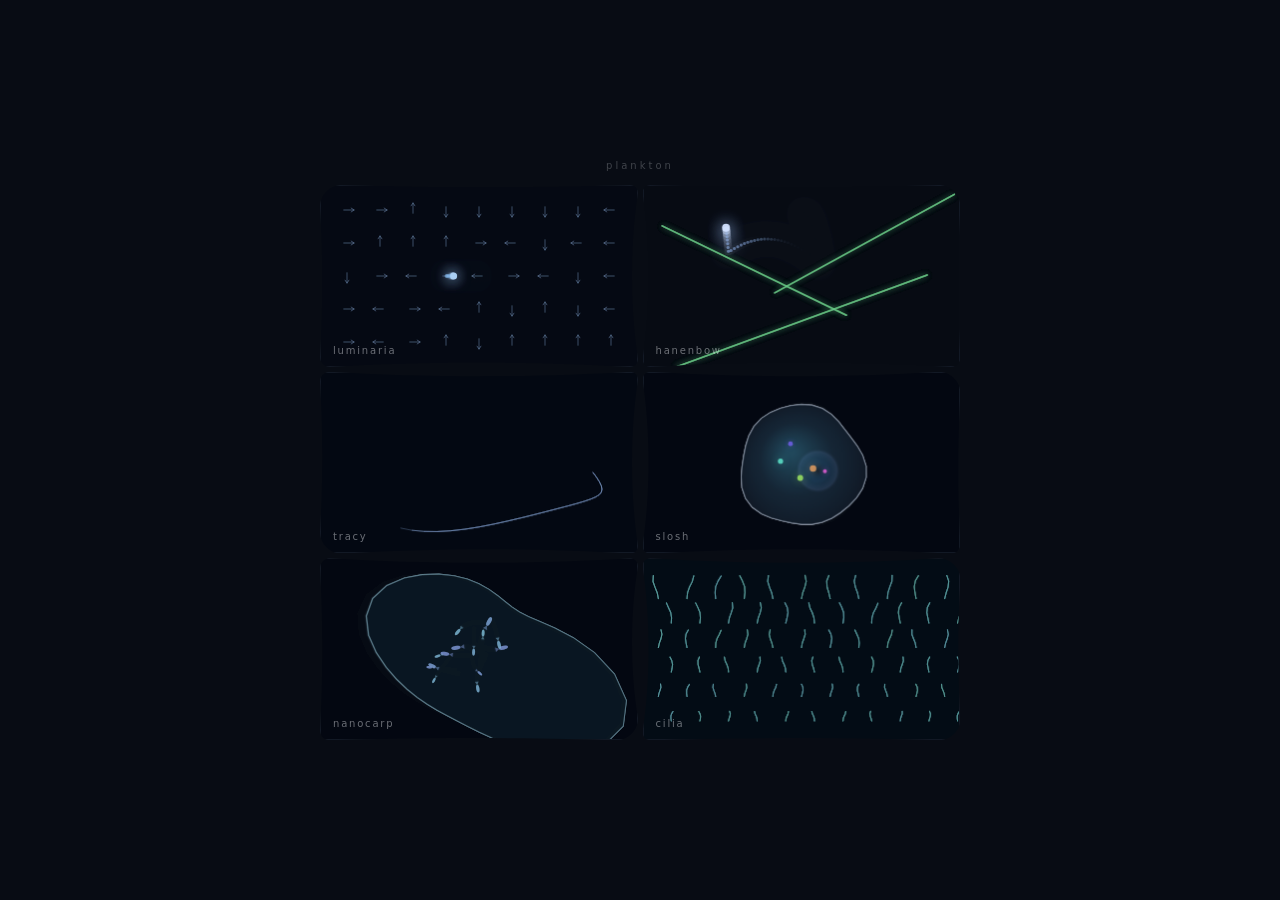
<file: index.html>
<!DOCTYPE html>
<html lang="en">
<head>
  <meta charset="UTF-8">
  <meta name="viewport" content="width=device-width, initial-scale=1.0, viewport-fit=cover">
  <title>plankton</title>
  <style>
    :root { --bg: #080c14; --accent: #a0c4ff; }
    *, *::before, *::after { box-sizing: border-box; margin: 0; padding: 0; }
    html, body { width: 100%; height: 100%; min-height: 100dvh; background: var(--bg); font-family: system-ui, sans-serif; overflow: hidden; }

    .page {
      display: grid;
      place-items: center;
      width: 100%; height: 100%;
    }

    .wrap {
      display: flex;
      flex-direction: column;
      gap: 14px;
      width:  min(640px, calc(100vw - 32px));
      height: min(580px, calc(100vh - 48px));
      height: min(580px, calc(100dvh - 48px));
    }

    h1 {
      font-size: 10px;
      font-weight: 400;
      letter-spacing: 0.3em;
      color: rgba(232,234,240,0.25);
      text-transform: lowercase;
      text-align: center;
      flex-shrink: 0;
    }

    .bento {
      display: grid;
      grid-template-columns: 1fr 1fr;
      grid-template-rows: 1fr 1fr 1fr;
      gap: 5px;
      flex: 1;
      min-height: 0;
    }

    a.card {
      position: relative;
      display: block;
      overflow: hidden;
      text-decoration: none;
      border: 1px solid rgba(160,196,255,0.07);
      transition: border-color 0.25s;
      cursor: pointer;
    }
    a.card:hover { border-color: rgba(160,196,255,0.22); }
    a.card canvas { position: absolute; inset: 0; width: 100%; height: 100%; display: block; }

    .card-luminaria { grid-column: 1; grid-row: 1; }
    .card-hanenbow  { grid-column: 2; grid-row: 1; }
    .card-tracy     { grid-column: 1; grid-row: 2; }
    .card-slosh     { grid-column: 2; grid-row: 2; }
    .card-nanocarp  { grid-column: 1; grid-row: 3; }
    .card-cilia     { grid-column: 2; grid-row: 3; }

    .card-label {
      position: absolute;
      bottom: 10px; left: 12px;
      font-size: 10px;
      font-weight: 400;
      letter-spacing: 0.18em;
      color: rgba(232,234,240,0.45);
      text-transform: lowercase;
      pointer-events: none;
      z-index: 1;
    }

    h1 a.gem {
      color: inherit;
      text-decoration: none;
      cursor: default;
    }
    h1 a.gem:hover,
    h1 a.gem:focus-visible {
      color: rgba(196, 170, 255, 0.55);
      cursor: pointer;
    }
    h1 a.gem:focus-visible {
      outline: 1px solid rgba(196, 170, 255, 0.45);
      outline-offset: 4px;
    }
  </style>
</head>
<body>
<div class="page">
  <div class="wrap">
    <h1>plankto<a class="gem" href="irid/" aria-label="irid">n</a></h1>
    <div class="bento">
      <a class="card card-luminaria" href="luminaria/">
        <canvas id="cv-l"></canvas>
        <span class="card-label">luminaria</span>
      </a>
      <a class="card card-hanenbow" href="hanenbow/">
        <canvas id="cv-h"></canvas>
        <span class="card-label">hanenbow</span>
      </a>
      <a class="card card-tracy" href="tracy/">
        <canvas id="cv-t"></canvas>
        <span class="card-label">tracy</span>
      </a>
      <a class="card card-slosh" href="slosh/">
        <canvas id="cv-s"></canvas>
        <span class="card-label">slosh</span>
      </a>
      <a class="card card-nanocarp" href="nanocarp/">
        <canvas id="cv-n"></canvas>
        <span class="card-label">nanocarp</span>
      </a>
      <a class="card card-cilia" href="cilia/">
        <canvas id="cv-x"></canvas>
        <span class="card-label">cilia</span>
      </a>
    </div>
  </div>
</div>

<script>
// ── canvas setup ────────────────────────────────────────────────────────────
function initCanvas(id) {
  const cv  = document.getElementById(id);
  const dpr = window.devicePixelRatio || 1;
  const W   = cv.offsetWidth;
  const H   = cv.offsetHeight;
  cv.width  = W * dpr;
  cv.height = H * dpr;
  const ctx = cv.getContext('2d');
  ctx.scale(dpr, dpr);
  return { ctx, W, H };
}

// ── Stone clip-paths ─────────────────────────────────────────────────────────
// Each card is clipped to an organic rounded-stone shape.
// Adjacent cards share matching bow depths so the mortar gap widens naturally
// toward the middle of each shared edge (like real stone masonry).
//
// Bows are inward (concave) per side. Matching pairs:
//   luminaria-right(8)  ↔ hanenbow-left(8)
//   luminaria-bottom(6) ↔ tracy-top(6)
//   hanenbow-bottom(6)  ↔ slosh-top(6)
//   tracy-right(8)      ↔ slosh-left(8)
//   tracy-bottom(6)     ↔ nanocarp-top(6)
//   slosh-bottom(6)     ↔ cilia-top(6)
//   nanocarp-right(8)   ↔ cilia-left(8)

const STONE_DEFS = {
  'card-luminaria': { corners: {tl:22, tr:8,  br:8,  bl:10}, bows: {top:3, right:8,  bottom:6, left:3}  },
  'card-hanenbow':  { corners: {tl:8,  tr:22, br:10, bl:8 }, bows: {top:3, right:3,  bottom:6, left:8}  },
  'card-tracy':     { corners: {tl:10, tr:8,  br:8,  bl:22}, bows: {top:6, right:8,  bottom:6, left:3}  },
  'card-slosh':     { corners: {tl:8,  tr:22, br:10, bl:8 }, bows: {top:6, right:3,  bottom:6, left:8}  },
  'card-nanocarp':  { corners: {tl:10, tr:8,  br:22, bl:10}, bows: {top:6, right:8,  bottom:3, left:3}  },
  'card-cilia':     { corners: {tl:8,  tr:22, br:22, bl:8 }, bows: {top:6, right:3,  bottom:3, left:8}  },
};

function stonePath(W, H, {tl, tr, br, bl}, {top, right, bottom, left}) {
  const k = 0.552; // cubic bezier circle approximation constant
  const maxR = Math.min(W, H) * 0.45;
  const [ctL, ctR, cbR, cbL] = [tl, tr, br, bl].map(v => Math.min(v, maxR));
  const topLen    = W - ctL - ctR;
  const rightLen  = H - ctR - cbR;
  const bottomLen = W - cbR - cbL;
  const leftLen   = H - cbL - ctL;
  const n = v => Math.round(v * 10) / 10;

  return [
    `M ${n(ctL)} 0`,
    // top edge — bows inward (downward) by `top` px
    `C ${n(ctL + topLen*0.3)} ${n(top)} ${n(W-ctR - topLen*0.3)} ${n(top)} ${n(W-ctR)} 0`,
    // TR corner
    `C ${n(W - ctR*(1-k))} 0 ${W} ${n(ctR*(1-k))} ${W} ${n(ctR)}`,
    // right edge — bows inward (leftward) by `right` px
    `C ${n(W-right)} ${n(ctR + rightLen*0.3)} ${n(W-right)} ${n(H-cbR - rightLen*0.3)} ${W} ${n(H-cbR)}`,
    // BR corner
    `C ${W} ${n(H - cbR*(1-k))} ${n(W - cbR*(1-k))} ${H} ${n(W-cbR)} ${H}`,
    // bottom edge — bows inward (upward) by `bottom` px
    `C ${n(W-cbR - bottomLen*0.3)} ${n(H-bottom)} ${n(cbL + bottomLen*0.3)} ${n(H-bottom)} ${n(cbL)} ${H}`,
    // BL corner
    `C ${n(cbL*(1-k))} ${H} 0 ${n(H - cbL*(1-k))} 0 ${n(H-cbL)}`,
    // left edge — bows inward (rightward) by `left` px
    `C ${n(left)} ${n(H-cbL - leftLen*0.3)} ${n(left)} ${n(ctL + leftLen*0.3)} 0 ${n(ctL)}`,
    // TL corner
    `C 0 ${n(ctL*(1-k))} ${n(ctL*(1-k))} 0 ${n(ctL)} 0`,
    `Z`,
  ].join(' ');
}

function applyStoneShapes() {
  Object.entries(STONE_DEFS).forEach(([cls, {corners, bows}]) => {
    const el = document.querySelector('.' + cls);
    if (!el) return;
    el.style.clipPath = `path('${stonePath(el.offsetWidth, el.offsetHeight, corners, bows)}')`;
  });
}

window.addEventListener('resize', applyStoneShapes);

window.addEventListener('load', () => requestAnimationFrame(() => {
  applyStoneShapes();
  const L  = initCanvas('cv-l');
  const Ha = initCanvas('cv-h');
  const T  = initCanvas('cv-t');
  const S  = initCanvas('cv-s');
  const N  = initCanvas('cv-n');
  const X  = initCanvas('cv-x');
  animLuminaria(L.ctx,  L.W,  L.H);
  animHanenbow (Ha.ctx, Ha.W, Ha.H);
  animTracy    (T.ctx,  T.W,  T.H);
  animSlosh    (S.ctx,  S.W,  S.H);
  animNanocarp (N.ctx,  N.W,  N.H);
  animCilia    (X.ctx,  X.W,  X.H);
}));

// ── Luminaria – arrow grid + drifting plankton ───────────────────────────────
function animLuminaria(ctx, W, H) {
  const CELL = Math.round(Math.min(W, H) / 5.5);
  const COLS = Math.floor(W / CELL);
  const ROWS = Math.floor(H / CELL);
  const ox   = (W - COLS * CELL) / 2;
  const oy   = (H - ROWS * CELL) / 2;
  const ANGLES = [0, Math.PI/2, Math.PI, -Math.PI/2];

  const dirs = Array.from({length: ROWS}, (_, r) =>
    Array.from({length: COLS}, (_, c) => {
      const bias = [];
      if (r === 0)        bias.push(Math.PI/2);
      if (r === ROWS-1)   bias.push(-Math.PI/2);
      if (c === 0)        bias.push(0);
      if (c === COLS-1)   bias.push(Math.PI);
      return (bias.length && Math.random() < 0.7)
        ? bias[Math.floor(Math.random() * bias.length)]
        : ANGLES[Math.floor(Math.random() * 4)];
    })
  );

  const p = {
    col: COLS/2|0, row: ROWS/2|0, dir: 0,
    x: 0, y: 0, progress: 0, trail: [], hue: 210,
  };
  p.dir = dirs[p.row][p.col];

  const cellHistory = [];

  function cellCentre(r, c) {
    return { x: ox + c*CELL + CELL/2, y: oy + r*CELL + CELL/2 };
  }

  const SPEED = 0.022;

  function update() {
    p.trail.push({x: p.x, y: p.y});
    if (p.trail.length > 16) p.trail.shift();

    p.progress += SPEED;
    if (p.progress >= 1) {
      p.progress -= 1;
      const dx = [1,0,-1,0], dy = [0,1,0,-1];
      const ai = ANGLES.indexOf(p.dir);
      p.col = ((p.col + dx[ai]) % COLS + COLS) % COLS;
      p.row = ((p.row + dy[ai]) % ROWS + ROWS) % ROWS;
      p.dir = dirs[p.row][p.col];

      // Detect oscillation: last 6 cells alternate between same 2 cells
      const key = p.row * COLS + p.col;
      cellHistory.push(key);
      if (cellHistory.length > 6) cellHistory.shift();
      if (cellHistory.length === 6) {
        const stuck = cellHistory[0] === cellHistory[2] &&
                      cellHistory[2] === cellHistory[4] &&
                      cellHistory[1] === cellHistory[3] &&
                      cellHistory[3] === cellHistory[5] &&
                      cellHistory[0] !== cellHistory[1];
        if (stuck) {
          // Rotate the arrow we just arrived at 90° to break the loop
          dirs[p.row][p.col] = ANGLES[(ANGLES.indexOf(dirs[p.row][p.col]) + 1) % 4];
          p.dir = dirs[p.row][p.col];
          cellHistory.length = 0;
        }
      }
    }
    const cur  = cellCentre(p.row, p.col);
    const ni   = ANGLES.indexOf(p.dir);
    const dx   = [1,0,-1,0], dy = [0,1,0,-1];
    const next = cellCentre(p.row + dy[ni], p.col + dx[ni]);
    p.x = cur.x + (next.x - cur.x) * p.progress;
    p.y = cur.y + (next.y - cur.y) * p.progress;
  }

  function draw() {
    ctx.fillStyle = 'rgba(8,12,20,0.3)';
    ctx.fillRect(0, 0, W, H);

    ctx.strokeStyle = 'rgba(160,196,255,0.13)';
    ctx.lineWidth = 1;
    for (let r = 0; r < ROWS; r++) for (let c = 0; c < COLS; c++) {
      const {x: cx, y: cy} = cellCentre(r, c);
      const a = dirs[r][c];
      const L = CELL * 0.22;
      const tx = cx + Math.cos(a)*L, ty = cy + Math.sin(a)*L;
      ctx.beginPath();
      ctx.moveTo(cx - Math.cos(a)*L*0.5, cy - Math.sin(a)*L*0.5);
      ctx.lineTo(tx, ty);
      ctx.moveTo(tx, ty);
      ctx.lineTo(tx - Math.cos(a-0.55)*L*0.55, ty - Math.sin(a-0.55)*L*0.55);
      ctx.moveTo(tx, ty);
      ctx.lineTo(tx - Math.cos(a+0.55)*L*0.55, ty - Math.sin(a+0.55)*L*0.55);
      ctx.stroke();
    }

    for (let i = 0; i < p.trail.length; i++) {
      ctx.fillStyle = `hsla(${p.hue},80%,75%,${(i/p.trail.length)*0.45})`;
      ctx.beginPath();
      ctx.arc(p.trail[i].x, p.trail[i].y, 1.8, 0, Math.PI*2);
      ctx.fill();
    }

    ctx.save();
    ctx.shadowBlur = 14; ctx.shadowColor = `hsla(${p.hue},80%,75%,0.8)`;
    ctx.fillStyle = `hsla(${p.hue},80%,82%,0.95)`;
    ctx.beginPath(); ctx.arc(p.x, p.y, 3.5, 0, Math.PI*2); ctx.fill();
    ctx.restore();
  }

  (function loop() { update(); draw(); requestAnimationFrame(loop); })();
}

// ── Hanenbow – leaves + bouncing ball ────────────────────────────────────────
function animHanenbow(ctx, W, H) {
  const leaves = [
    { x: W*0.5,  y: H*0.75, a: -0.35, len: W*0.85 },
    { x: W*0.35, y: H*0.47, a:  0.45, len: W*0.65 },
    { x: W*0.7,  y: H*0.32, a: -0.5,  len: W*0.65 },
  ];

  const ball = { x: W*0.5, y: H*0.15, vx: 0.8, vy: 0, r: 4 };

  function segNearest(px, py, ax, ay, bx, by) {
    const ddx = bx-ax, ddy = by-ay, l2 = ddx*ddx+ddy*ddy;
    const t = Math.max(0, Math.min(1, ((px-ax)*ddx+(py-ay)*ddy)/l2));
    return { x: ax+t*ddx, y: ay+t*ddy };
  }

  const trail = [];

  function update() {
    ball.vy += 0.2;
    ball.x  += ball.vx;
    ball.y  += ball.vy;

    if (ball.x < ball.r)   { ball.x = ball.r;   ball.vx *= -0.85; }
    if (ball.x > W-ball.r) { ball.x = W-ball.r; ball.vx *= -0.85; }
    if (ball.y > H + 30)   { ball.x = W/2; ball.y = H*0.1; ball.vx = (Math.random()-0.5)*2.5; ball.vy = 0; }

    for (const l of leaves) {
      const nx = -Math.sin(l.a), ny = Math.cos(l.a);
      const ax = l.x - Math.cos(l.a)*l.len/2, ay = l.y - Math.sin(l.a)*l.len/2;
      const bx = l.x + Math.cos(l.a)*l.len/2, by = l.y + Math.sin(l.a)*l.len/2;
      const c  = segNearest(ball.x, ball.y, ax, ay, bx, by);
      const dx = ball.x-c.x, dy = ball.y-c.y;
      const dist = Math.sqrt(dx*dx+dy*dy);
      if (dist < ball.r + 2) {
        const dot = ball.vx*nx + ball.vy*ny;
        ball.vx = (ball.vx - 2*dot*nx) * 1.03;
        ball.vy = (ball.vy - 2*dot*ny) * 1.03;
        const ov = ball.r + 2 - dist;
        ball.x += dx/dist*ov; ball.y += dy/dist*ov;
      }
    }

    const spd = Math.sqrt(ball.vx*ball.vx + ball.vy*ball.vy);
    if (spd > 9) { ball.vx = ball.vx/spd*9; ball.vy = ball.vy/spd*9; }

    trail.push({x: ball.x, y: ball.y});
    if (trail.length > 22) trail.shift();
  }

  function draw() {
    ctx.fillStyle = 'rgba(8,12,20,0.25)';
    ctx.fillRect(0, 0, W, H);

    for (const l of leaves) {
      const ax = l.x - Math.cos(l.a)*l.len/2, ay = l.y - Math.sin(l.a)*l.len/2;
      const bx = l.x + Math.cos(l.a)*l.len/2, by = l.y + Math.sin(l.a)*l.len/2;
      ctx.save();
      ctx.shadowBlur = 6; ctx.shadowColor = 'rgba(100,210,130,0.35)';
      ctx.strokeStyle = 'rgba(110,210,140,0.6)'; ctx.lineWidth = 1.5; ctx.lineCap = 'round';
      ctx.beginPath(); ctx.moveTo(ax, ay); ctx.lineTo(bx, by); ctx.stroke();
      ctx.restore();
    }

    for (let i = 0; i < trail.length; i++) {
      ctx.fillStyle = `rgba(160,196,255,${(i/trail.length)*0.4})`;
      ctx.beginPath(); ctx.arc(trail[i].x, trail[i].y, 1.5, 0, Math.PI*2); ctx.fill();
    }

    ctx.save();
    ctx.shadowBlur = 16; ctx.shadowColor = 'rgba(160,196,255,0.9)';
    ctx.fillStyle = 'rgba(210,225,255,0.95)';
    ctx.beginPath(); ctx.arc(ball.x, ball.y, ball.r, 0, Math.PI*2); ctx.fill();
    ctx.restore();
  }

  (function loop() { update(); draw(); requestAnimationFrame(loop); })();
}

// ── Tracy – path draw → creature swim → fade loop ────────────────────────────
function animTracy(ctx, W, H) {
  const DRAW_F = 160, SWIM_F = 220, FADE_F = 50;
  let phase = 'drawing', t = 0;

  function makePath() {
    const pts = [], steps = 72, cx = W/2, cy = H/2;
    const rx = W*0.36, ry = H*0.36;
    for (let i = 0; i <= steps; i++) {
      const a = (i/steps)*Math.PI*2;
      pts.push({
        x: cx + Math.cos(a)*rx + Math.sin(a*2)*rx*0.22,
        y: cy + Math.sin(a)*ry + Math.cos(a*3)*ry*0.15,
      });
    }
    return pts;
  }

  let path = makePath();

  function lerp(a, b, t) { return { x: a.x+(b.x-a.x)*t, y: a.y+(b.y-a.y)*t }; }

  function getPt(frac) {
    frac = ((frac % 1) + 1) % 1;
    const i = frac * (path.length-1);
    const a = path[Math.floor(i)], b = path[Math.ceil(i)] || path[0];
    return lerp(a, b, i - Math.floor(i));
  }

  let fade = 1;

  function draw() {
    ctx.fillStyle = 'rgba(8,12,20,0.2)';
    ctx.fillRect(0, 0, W, H);

    const drawnFrac = phase === 'drawing' ? t/DRAW_F : 1;
    const pathAlpha = 0.28 * fade;

    // path
    ctx.save();
    ctx.strokeStyle = `rgba(160,196,255,${pathAlpha})`;
    ctx.lineWidth = 1;
    ctx.beginPath();
    const count = Math.floor(drawnFrac * path.length);
    ctx.moveTo(path[0].x, path[0].y);
    for (let i = 1; i < count; i++) ctx.lineTo(path[i].x, path[i].y);
    ctx.stroke();
    ctx.restore();

    // creature (only after drawing)
    if (phase !== 'drawing') {
      const frac  = (t / SWIM_F) % 1;
      const pos   = getPt(frac);
      const ahead = getPt(frac + 0.012);
      const angle = Math.atan2(ahead.y-pos.y, ahead.x-pos.x);
      const a     = fade * 0.9;
      ctx.save();
      ctx.globalAlpha = a;
      ctx.shadowBlur  = 10; ctx.shadowColor = 'rgba(160,196,255,0.6)';
      ctx.translate(pos.x, pos.y); ctx.rotate(angle);
      ctx.fillStyle = 'rgba(210,225,255,0.9)';
      ctx.beginPath(); ctx.ellipse(0, 0, 5.5, 2.5, 0, 0, Math.PI*2); ctx.fill();
      ctx.fillStyle = 'rgba(160,196,255,0.5)';
      ctx.beginPath(); ctx.moveTo(-5.5,0); ctx.lineTo(-9,-3.5); ctx.lineTo(-9,3.5); ctx.closePath(); ctx.fill();
      ctx.restore();
    }

    t++;
    if (phase === 'drawing' && t >= DRAW_F)  { phase = 'swimming'; t = 0; fade = 1; }
    if (phase === 'swimming' && t >= SWIM_F) { phase = 'fading';   t = 0; }
    if (phase === 'fading') {
      fade = 1 - t/FADE_F;
      if (t >= FADE_F) { phase = 'drawing'; t = 0; fade = 1; ctx.clearRect(0,0,W,H); path = makePath(); }
    }
  }

  (function loop() { draw(); requestAnimationFrame(loop); })();
}

// ── Slosh – gel body + wandering dimple + drifting nuclei ────────────────────
function animSlosh(ctx, W, H) {
  const cx = W * 0.5, cy = H * 0.52;
  const baseR = Math.min(W, H) * 0.34;
  const hues = [28, 92, 168, 248, 308];
  const nuclei = hues.map((hue, i) => ({
    hue,
    a: (i / hues.length) * Math.PI * 2,
    r: 2.0 + (4 - i) * 0.32,
    spd: 0.006 + i * 0.001,
    orbit: baseR * (0.20 + i * 0.075),
  }));
  let t = 0;

  function blobPoint(a, wobble) {
    const r = baseR + Math.sin(a * 3 + t * 0.55) * 2.6 + Math.cos(a * 5 - t * 0.38) * 1.5 + wobble;
    return { x: cx + Math.cos(a) * r, y: cy + Math.sin(a) * r };
  }

  function draw() {
    ctx.fillStyle = 'rgba(8,12,20,0.22)';
    ctx.fillRect(0, 0, W, H);

    t += 0.016;
    const n = 36;
    ctx.beginPath();
    for (let i = 0; i <= n; i++) {
      const a = (i / n) * Math.PI * 2;
      const p = blobPoint(a, Math.sin(t + i * 0.35) * 1.2);
      if (i === 0) ctx.moveTo(p.x, p.y); else ctx.lineTo(p.x, p.y);
    }
    ctx.closePath();
    ctx.fillStyle = 'rgba(18, 36, 52, 0.72)';
    ctx.fill();
    ctx.save();
    ctx.clip();
    const body = ctx.createRadialGradient(cx - baseR * 0.18, cy - baseR * 0.24, 4, cx, cy, baseR * 1.05);
    body.addColorStop(0, 'hsla(198, 46%, 32%, 0.55)');
    body.addColorStop(0.55, 'hsla(210, 40%, 16%, 0.50)');
    body.addColorStop(1, 'hsla(220, 36%, 10%, 0.70)');
    ctx.fillStyle = body;
    ctx.fill();

    const da = t * 0.35;
    const dx = cx + Math.cos(da) * baseR * 0.28;
    const dy = cy + Math.sin(da * 1.15) * baseR * 0.22;
    const well = ctx.createRadialGradient(dx, dy, 0, dx, dy, baseR * 0.38);
    well.addColorStop(0, 'rgba(4, 10, 18, 0.42)');
    well.addColorStop(0.55, 'hsla(210, 60%, 48%, 0.10)');
    well.addColorStop(0.82, 'hsla(220, 70%, 70%, 0.12)');
    well.addColorStop(1, 'rgba(0,0,0,0)');
    ctx.fillStyle = well;
    ctx.beginPath();
    ctx.arc(dx, dy, baseR * 0.38, 0, Math.PI * 2);
    ctx.fill();
    ctx.restore();

    ctx.beginPath();
    for (let i = 0; i <= n; i++) {
      const a = (i / n) * Math.PI * 2;
      const p = blobPoint(a, Math.sin(t + i * 0.35) * 1.2);
      if (i === 0) ctx.moveTo(p.x, p.y); else ctx.lineTo(p.x, p.y);
    }
    ctx.closePath();
    ctx.strokeStyle = 'rgba(210, 220, 240, 0.38)';
    ctx.lineWidth = 1.15;
    ctx.stroke();

    for (const nuc of nuclei) {
      nuc.a += nuc.spd;
      const px = cx + Math.cos(nuc.a) * nuc.orbit;
      const py = cy + Math.sin(nuc.a * 1.15) * nuc.orbit * 0.82 + Math.sin(t * 1.6 + nuc.hue) * 1.6;
      ctx.save();
      ctx.shadowBlur = nuc.r > 2.6 ? 8 : 5;
      ctx.shadowColor = `hsla(${nuc.hue},80%,62%,0.48)`;
      ctx.fillStyle = `hsla(${nuc.hue},82%,66%,0.78)`;
      ctx.beginPath();
      ctx.arc(px, py, nuc.r, 0, Math.PI * 2);
      ctx.fill();
      ctx.restore();
    }
  }

  (function loop() { draw(); requestAnimationFrame(loop); })();
}

// ── Cilia – tidal meadow ─────────────────────────────────────────────────────
function animCilia(ctx, W, H) {
  const cols = 11, rows = 6;
  const hairs = [];
  for (let j = 0; j < rows; j++) {
    for (let i = 0; i < cols; i++) {
      const u = (i + 0.5 + (j % 2) * 0.45) / cols;
      const v = j / (rows - 1);
      hairs.push({
        x: u * W,
        y: H * 0.22 + v * H * 0.68,
        len: 10 + (1 - v) * 14,
        ph: Math.random() * Math.PI * 2,
        hue: 172 + Math.random() * 16,
      });
    }
  }
  let t = 0;
  function draw() {
    ctx.fillStyle = 'rgba(6,16,24,0.22)';
    ctx.fillRect(0, 0, W, H);
    t += 0.012;
    ctx.lineCap = 'round';
    ctx.lineJoin = 'round';
    for (const h of hairs) {
      let x = h.x, y = h.y;
      ctx.beginPath();
      ctx.moveTo(x, y);
      for (let s = 0; s < 4; s++) {
        const a = -Math.PI / 2
          + Math.sin(t * 0.45 + h.ph + s * 0.9) * (0.18 + s * 0.12)
          + Math.sin(t * 0.18 + h.ph * 1.3) * 0.08;
        const sl = h.len / 4;
        const nx = x + Math.cos(a) * sl;
        const ny = y + Math.sin(a) * sl;
        ctx.quadraticCurveTo(x + Math.cos(a) * sl * 0.5, y + Math.sin(a) * sl * 0.5, nx, ny);
        x = nx; y = ny;
      }
      ctx.strokeStyle = `hsla(${h.hue},46%,62%,0.40)`;
      ctx.lineWidth = 1.05;
      ctx.stroke();
    }
  }
  (function loop() { draw(); requestAnimationFrame(loop); })();
}

// ── Nanocarp – fish school ────────────────────────────────────────────────────
function animNanocarp(ctx, W, H) {
  const cx = W * 0.5, cy = H * 0.52;
  const rx = W * 0.42, ry = H * 0.38;
  function lakeR(a, t) {
    const rot = 0.4;
    const c = Math.cos(a - rot), s = Math.sin(a - rot);
    const ell = (rx * ry) / Math.hypot(ry * c, rx * s);
    return ell * (1
      + 0.14 * Math.sin(a + t * 0.35)
      + 0.10 * Math.sin(a * 2 - t * 0.22)
      + 0.06 * Math.sin(a * 3 + t * 0.18));
  }
  function inLake(x, y, t) {
    const dx = x - cx, dy = y - cy;
    return Math.hypot(dx, dy) < lakeR(Math.atan2(dy, dx), t) - 3;
  }

  const fish = Array.from({length: 14}, () => {
    const a = Math.random() * Math.PI * 2;
    const r = Math.random() * Math.min(rx, ry) * 0.55;
    return {
      x:    cx + Math.cos(a) * r,
      y:    cy + Math.sin(a) * r,
      a:    Math.random() * Math.PI * 2,
      spd:  0.32 + Math.random() * 0.22,
      turn: (Math.random() - 0.5) * 0.016,
      sz:   2.8 + Math.random() * 2.0,
      hue:  195 + Math.random() * 30,
      phase: Math.random() * Math.PI * 2,
    };
  });

  let t = 0;

  function draw() {
    ctx.fillStyle = 'rgba(8,12,20,0.22)';
    ctx.fillRect(0, 0, W, H);
    t += 0.018;

    ctx.beginPath();
    const n = 40;
    for (let i = 0; i <= n; i++) {
      const a = (i / n) * Math.PI * 2;
      const r = lakeR(a, t);
      const x = cx + Math.cos(a) * r;
      const y = cy + Math.sin(a) * r;
      if (i === 0) ctx.moveTo(x, y); else ctx.lineTo(x, y);
    }
    ctx.closePath();
    ctx.fillStyle = 'rgba(12, 28, 38, 0.45)';
    ctx.fill();
    ctx.strokeStyle = 'rgba(160, 210, 230, 0.28)';
    ctx.lineWidth = 1.1;
    ctx.stroke();

    ctx.save();
    ctx.clip();
    for (const f of fish) {
      f.a += f.turn + Math.sin(t * 0.4 + f.phase) * 0.01;
      f.x += Math.cos(f.a) * f.spd;
      f.y += Math.sin(f.a) * f.spd;
      if (!inLake(f.x, f.y, t)) {
        const ang = Math.atan2(f.y - cy, f.x - cx);
        f.a = ang + Math.PI + (Math.random() - 0.5) * 0.6;
        const rr = lakeR(ang, t) * 0.82;
        f.x = cx + Math.cos(ang) * rr;
        f.y = cy + Math.sin(ang) * rr;
      }

      ctx.save();
      ctx.translate(f.x, f.y); ctx.rotate(f.a);
      ctx.fillStyle = `hsla(${f.hue},55%,68%,0.7)`;
      ctx.beginPath(); ctx.ellipse(0, 0, f.sz, f.sz * 0.42, 0, 0, Math.PI * 2); ctx.fill();
      ctx.fillStyle = `hsla(${f.hue},55%,68%,0.35)`;
      ctx.beginPath();
      ctx.moveTo(-f.sz, 0); ctx.lineTo(-f.sz * 1.8, -f.sz * 0.5); ctx.lineTo(-f.sz * 1.8, f.sz * 0.5);
      ctx.closePath(); ctx.fill();
      ctx.restore();
    }
    ctx.restore();
  }

  (function loop() { draw(); requestAnimationFrame(loop); })();
}
</script>
</body>
</html>
</file>
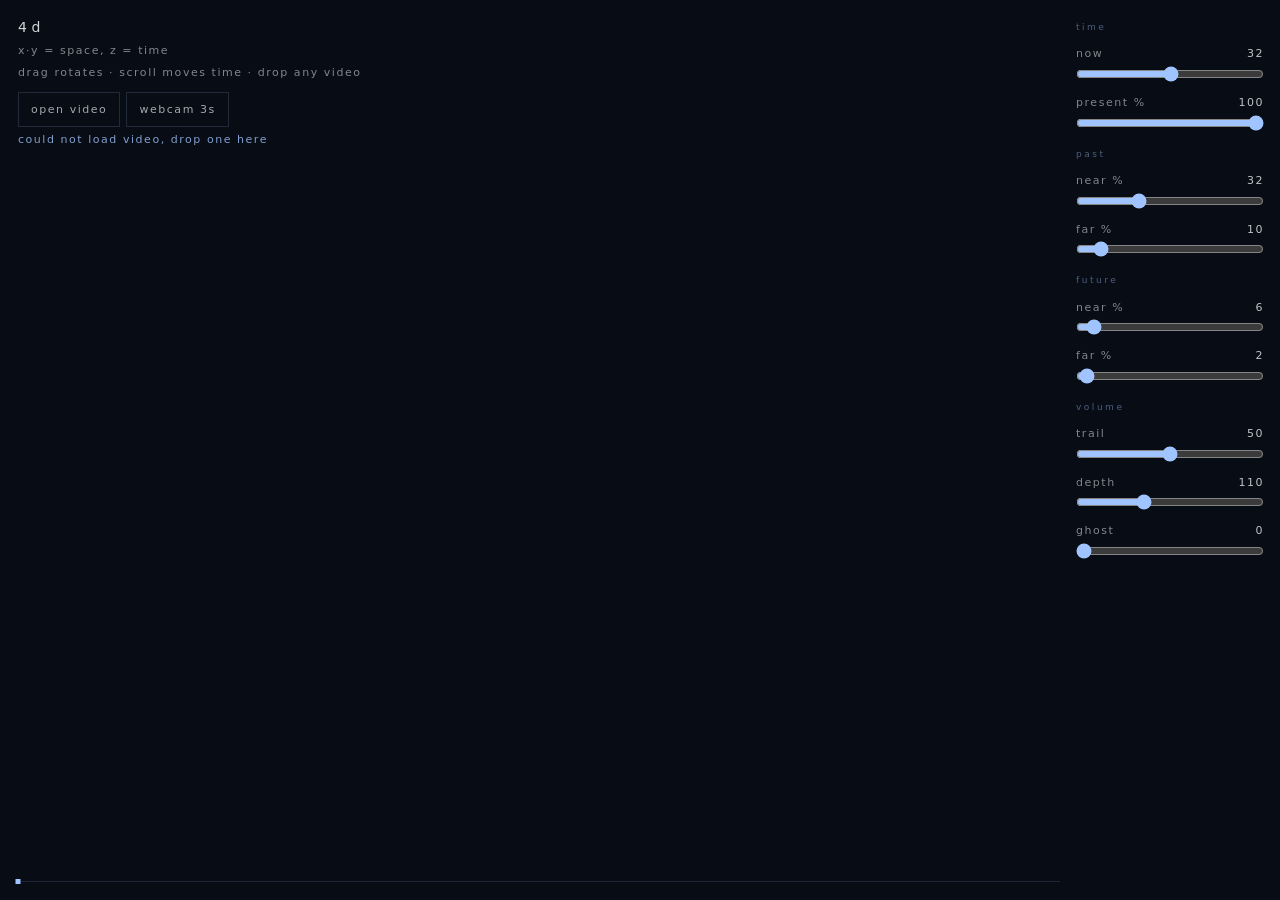
<file: 4d/index.html>
<!DOCTYPE html>
<html lang="en">
<head>
  <meta charset="UTF-8">
  <meta name="viewport" content="width=device-width, initial-scale=1.0">
  <title>4d</title>
  <style>
    *, *::before, *::after { box-sizing: border-box; margin: 0; padding: 0; }
    html, body {
      height: 100%;
      background: #080c14;
      color: rgba(232, 234, 240, 0.55);
      font: 400 11px/1.6 system-ui, sans-serif;
      letter-spacing: 0.14em;
      text-transform: lowercase;
      overflow: hidden;
      user-select: none;
      -webkit-user-select: none;
    }
    body { display: grid; place-items: center; cursor: grab; }
    body.dragging { cursor: grabbing; }
    body.over::after {
      content: '';
      position: fixed; inset: 12px;
      border: 1px dashed rgba(160, 196, 255, 0.45);
      pointer-events: none;
    }

    .scene { perspective: 1400px; }
    .cube  { position: relative; transform-style: preserve-3d; }
    .cube > * { position: absolute; left: 50%; top: 50%; pointer-events: none; }
    .face  { border: 1px solid rgba(160, 196, 255, 0.16); }
    .slice { display: block; }
    .slice.now { outline: 1px solid rgba(160, 196, 255, 0.6); }

    .ui { position: fixed; left: 18px; top: 16px; display: flex; flex-direction: column; gap: 4px; z-index: 2; }
    .ui b { font-weight: 400; font-size: 14px; letter-spacing: 0.32em; color: rgba(232, 234, 240, 0.9); }
    .ui .row { display: flex; gap: 6px; margin-top: 6px; }
    .ui button {
      appearance: none;
      padding: 8px 12px;
      border: 1px solid rgba(160, 196, 255, 0.16);
      background: transparent;
      color: rgba(232, 234, 240, 0.7);
      font: inherit; letter-spacing: inherit; text-transform: inherit;
      cursor: pointer;
    }
    .ui button:hover { background: rgba(160, 196, 255, 0.1); }
    #status { min-height: 1.6em; color: rgba(160, 196, 255, 0.8); }

    .panel {
      position: fixed;
      right: 16px; top: 16px; bottom: 40px;
      width: 188px;
      display: flex; flex-direction: column; gap: 11px;
      overflow: auto;
      z-index: 3;
      cursor: default;
    }
    .panel h2 {
      font: inherit; font-size: 9px; letter-spacing: 0.28em;
      color: rgba(160, 196, 255, 0.45);
      margin-top: 4px;
    }
    .panel label {
      display: grid;
      grid-template-columns: 1fr auto;
      align-items: baseline;
      gap: 0 8px;
    }
    .panel i { font-style: normal; color: rgba(232, 234, 240, 0.82); font-variant-numeric: tabular-nums; }
    .panel input[type=range] {
      grid-column: 1 / -1;
      width: 100%;
      height: 18px;
      margin-top: 2px;
      accent-color: #a0c4ff;
      cursor: pointer;
    }

    .time { position: fixed; left: 18px; right: 220px; bottom: 18px; height: 1px; background: rgba(160, 196, 255, 0.14); }
    .time i { position: absolute; top: -2px; width: 5px; height: 5px; background: #a0c4ff; transform: translateX(-50%); }
  </style>
</head>
<body>
  <div class="scene"><div class="cube" id="cube"></div></div>

  <div class="ui">
    <b>4d</b>
    <span>x·y = space, z = time</span>
    <span>drag rotates · scroll moves time · drop any video</span>
    <div class="row">
      <button id="open">open video</button>
      <button id="cam">webcam 3s</button>
    </div>
    <span id="status"></span>
  </div>

  <aside class="panel" id="panel"></aside>
  <div class="time"><i id="marker"></i></div>
  <input type="file" id="file" accept="video/*" hidden>

  <script>
  'use strict';

  const N = 64;
  const RES = 320;

  const P = {
    now: N / 2,
    present: 100,
    pastNear: 32,
    pastFar: 10,
    futureNear: 6,
    futureFar: 2,
    trail: 50,
    depth: 110,
    ghost: 0,
  };

  const SPEC = [
    ['time', [
      ['now', 'now', 0, N - 1, 0.1],
      ['present', 'present %', 0, 100, 1],
    ]],
    ['past', [
      ['pastNear', 'near %', 0, 100, 1],
      ['pastFar', 'far %', 0, 100, 1],
    ]],
    ['future', [
      ['futureNear', 'near %', 0, 100, 1],
      ['futureFar', 'far %', 0, 100, 1],
    ]],
    ['volume', [
      ['trail', 'trail', 0, 100, 1],
      ['depth', 'depth', 40, 240, 1],
      ['ghost', 'ghost', 0, 100, 1],
    ]],
  ];

  const cube = document.getElementById('cube');
  const marker = document.getElementById('marker');
  const status = document.getElementById('status');
  const once = (el, ev) => new Promise(r => el.addEventListener(ev, r, { once: true }));
  const clamp = (v, a, b) => Math.max(a, Math.min(b, v));
  const fmt = (k, v) => k === 'now' ? v.toFixed(0) : String(Math.round(v));

  let slices = [];
  let originals = [];      // raw ImageData per slice, so ghost can be retuned
  let faces = [];
  let aspect = 1;
  let t = P.now;
  let rx = -18, ry = 34;
  let job = 0;
  const sliderEls = {};

  const panel = document.getElementById('panel');
  for (const [group, rows] of SPEC) {
    const h = document.createElement('h2');
    h.textContent = group;
    panel.appendChild(h);
    for (const [key, label, min, max, step] of rows) {
      const el = document.createElement('label');
      el.innerHTML = `<span>${label}</span><i>${fmt(key, P[key])}</i><input type="range" min="${min}" max="${max}" step="${step}" value="${P[key]}">`;
      const input = el.querySelector('input');
      sliderEls[key] = { input, i: el.querySelector('i') };
      input.addEventListener('input', () => {
        P[key] = +input.value;
        sliderEls[key].i.textContent = fmt(key, P[key]);
        if (key === 'now') t = P.now;
        if (key === 'ghost') applyGhost();
        if (key === 'depth') layout();
        paint();
      });
      panel.appendChild(el);
    }
  }

  function setSlider(key, v) {
    P[key] = v;
    const s = sliderEls[key];
    if (!s) return;
    s.input.value = v;
    s.i.textContent = fmt(key, v);
  }

  function layout() {
    if (!slices.length) return;
    const W = Math.min(innerWidth, innerHeight) * 0.42;
    const H = W / aspect;
    const D = W * (P.depth / 100);
    cube.style.width = W + 'px';
    cube.style.height = H + 'px';
    const tfs = [
      `translateZ(${D / 2}px)`,
      `translateZ(${-D / 2}px)`,
      `rotateY(90deg) translateZ(${W / 2}px)`,
      `rotateY(-90deg) translateZ(${W / 2}px)`,
      `rotateX(90deg) translateZ(${H / 2}px)`,
      `rotateX(-90deg) translateZ(${H / 2}px)`,
    ];
    const sizes = [[W, H], [W, H], [D, H], [D, H], [W, D], [W, D]];
    faces.forEach((f, i) => {
      f.style.width = sizes[i][0] + 'px';
      f.style.height = sizes[i][1] + 'px';
      f.style.transform = `translate(-50%,-50%) ${tfs[i]}`;
    });
    slices.forEach((c, i) => {
      const z = -D / 2 + D * i / (N - 1);
      c.style.width = W + 'px';
      c.style.height = H + 'px';
      c.style.transform = `translate(-50%,-50%) translateZ(${z}px)`;
    });
  }

  function build(nextAspect) {
    aspect = nextAspect;
    cube.innerHTML = '';
    faces = [];
    slices = [];
    originals = [];
    for (let i = 0; i < 6; i++) {
      const f = document.createElement('div');
      f.className = 'face';
      cube.appendChild(f);
      faces.push(f);
    }
    for (let i = 0; i < N; i++) {
      const c = document.createElement('canvas');
      c.className = 'slice';
      c.width = RES;
      c.height = Math.round(RES / aspect);
      cube.appendChild(c);
      slices.push(c);
    }
    layout();
    orient();
    paint();
  }

  function capture(i) {
    const c = slices[i];
    originals[i] = c.getContext('2d').getImageData(0, 0, c.width, c.height);
    if (P.ghost) ghostSlice(i);
  }

  function ghostSlice(i) {
    const src = originals[i];
    if (!src) return;
    const ctx = slices[i].getContext('2d');
    const g = P.ghost / 100;
    if (g === 0) { ctx.putImageData(src, 0, 0); return; }
    const img = new ImageData(new Uint8ClampedArray(src.data), src.width, src.height);
    const d = img.data;
    const cut = g * 70;
    const span = 255 - cut || 1;
    for (let j = 0; j < d.length; j += 4) {
      const l = (d[j] + d[j + 1] + d[j + 2]) / 3;
      d[j + 3] = Math.max(0, (l - cut) * 255 / span);
    }
    ctx.putImageData(img, 0, 0);
  }

  function applyGhost() {
    for (let i = 0; i < originals.length; i++) ghostSlice(i);
  }

  function paint() {
    if (!slices.length) return;
    const now = Math.round(t);
    const present = P.present / 100;
    const pN = P.pastNear / 100, pF = P.pastFar / 100;
    const fN = P.futureNear / 100, fF = P.futureFar / 100;
    const sigP = 30 + P.trail * 5;
    const sigF = 12 + P.trail * 1.6;
    for (let i = 0; i < N; i++) {
      const d = i - t;
      let o = present;
      if (i !== now) {
        o = d < 0
          ? pF + (pN - pF) * Math.exp(-(d * d) / sigP)
          : fF + (fN - fF) * Math.exp(-(d * d) / sigF);
      }
      slices[i].style.opacity = Math.max(0, o);
      slices[i].classList.toggle('now', i === now);
    }
    marker.style.left = (t / (N - 1) * 100) + '%';
    if (Math.abs(P.now - t) > 0.05) setSlider('now', t);
  }

  function orient() {
    cube.style.transform = `rotateX(${rx}deg) rotateY(${ry}deg)`;
  }

  async function load(src) {
    const me = ++job;
    status.textContent = 'loading…';
    const video = document.createElement('video');
    video.muted = true;
    video.playsInline = true;
    video.preload = 'auto';
    video.src = src;
    video.onerror = () => { if (me === job) status.textContent = 'could not load video, drop one here'; };
    await once(video, 'loadedmetadata');
    if (me !== job) return;
    if (!isFinite(video.duration)) { video.currentTime = 1e6; await once(video, 'seeked'); }
    const dur = video.duration;

    build(video.videoWidth / video.videoHeight);
    for (let i = 0; i < N; i++) {
      video.currentTime = dur * (i + 0.5) / N;
      await once(video, 'seeked');
      if (me !== job) return;
      slices[i].getContext('2d').drawImage(video, 0, 0, slices[i].width, slices[i].height);
      capture(i);
      status.textContent = `slicing ${i + 1} / ${N}`;
    }
    status.textContent = '';
  }

  async function webcam() {
    const me = ++job;
    let stream;
    try {
      stream = await navigator.mediaDevices.getUserMedia({ video: { width: 640 }, audio: false });
    } catch (err) {
      status.textContent = 'webcam blocked (needs https or localhost)';
      return;
    }
    const cam = document.createElement('video');
    cam.srcObject = stream;
    cam.muted = true;
    cam.playsInline = true;
    await cam.play();
    build(cam.videoWidth / cam.videoHeight);

    const SECS = 3;
    for (let i = 0; i < N && me === job; i++) {
      await new Promise(r => setTimeout(r, SECS * 1000 / N));
      const c = slices[i];
      const ctx = c.getContext('2d');
      ctx.save();
      ctx.translate(c.width, 0);
      ctx.scale(-1, 1);
      ctx.drawImage(cam, 0, 0, c.width, c.height);
      ctx.restore();
      capture(i);
      t = i;
      paint();
      status.textContent = `recording ${(i / N * SECS).toFixed(1)}s`;
    }
    stream.getTracks().forEach(tr => tr.stop());
    status.textContent = '';
  }

  const onChrome = e => e.target instanceof Element && e.target.closest('button, .panel, .ui');

  let drag = null;
  addEventListener('pointerdown', e => {
    if (onChrome(e)) return;
    drag = { x: e.clientX, y: e.clientY };
    document.body.classList.add('dragging');
  });
  addEventListener('pointermove', e => {
    if (!drag) return;
    ry += (e.clientX - drag.x) * 0.4;
    rx = clamp(rx - (e.clientY - drag.y) * 0.4, -89, 89);
    drag = { x: e.clientX, y: e.clientY };
    orient();
  });
  addEventListener('pointerup', () => { drag = null; document.body.classList.remove('dragging'); });

  addEventListener('wheel', e => {
    if (onChrome(e)) return;
    e.preventDefault();
    t = clamp(t + e.deltaY * 0.02, 0, N - 1);
    paint();
  }, { passive: false });

  addEventListener('keydown', e => {
    if (e.target instanceof HTMLInputElement) return;
    if (e.key === 'ArrowLeft' || e.key === 'ArrowDown') { t = clamp(Math.round(t) - 1, 0, N - 1); paint(); }
    if (e.key === 'ArrowRight' || e.key === 'ArrowUp') { t = clamp(Math.round(t) + 1, 0, N - 1); paint(); }
  });

  addEventListener('dragover', e => { e.preventDefault(); document.body.classList.add('over'); });
  addEventListener('dragleave', () => document.body.classList.remove('over'));
  addEventListener('drop', e => {
    e.preventDefault();
    document.body.classList.remove('over');
    const f = e.dataTransfer.files[0];
    if (f && f.type.startsWith('video/')) load(URL.createObjectURL(f));
  });
  addEventListener('resize', layout);

  const fileInput = document.getElementById('file');
  document.getElementById('open').onclick = () => fileInput.click();
  fileInput.onchange = () => { if (fileInput.files[0]) load(URL.createObjectURL(fileInput.files[0])); };
  document.getElementById('cam').onclick = webcam;

  const here = location.pathname;
  const dir = here.endsWith('/') ? here : /\/[^/]+\.[^/]+$/.test(here) ? here.replace(/\/[^/]+$/, '/') : here + '/';
  load(dir + 'vid.mp4');
  </script>
</body>
</html>
</file>
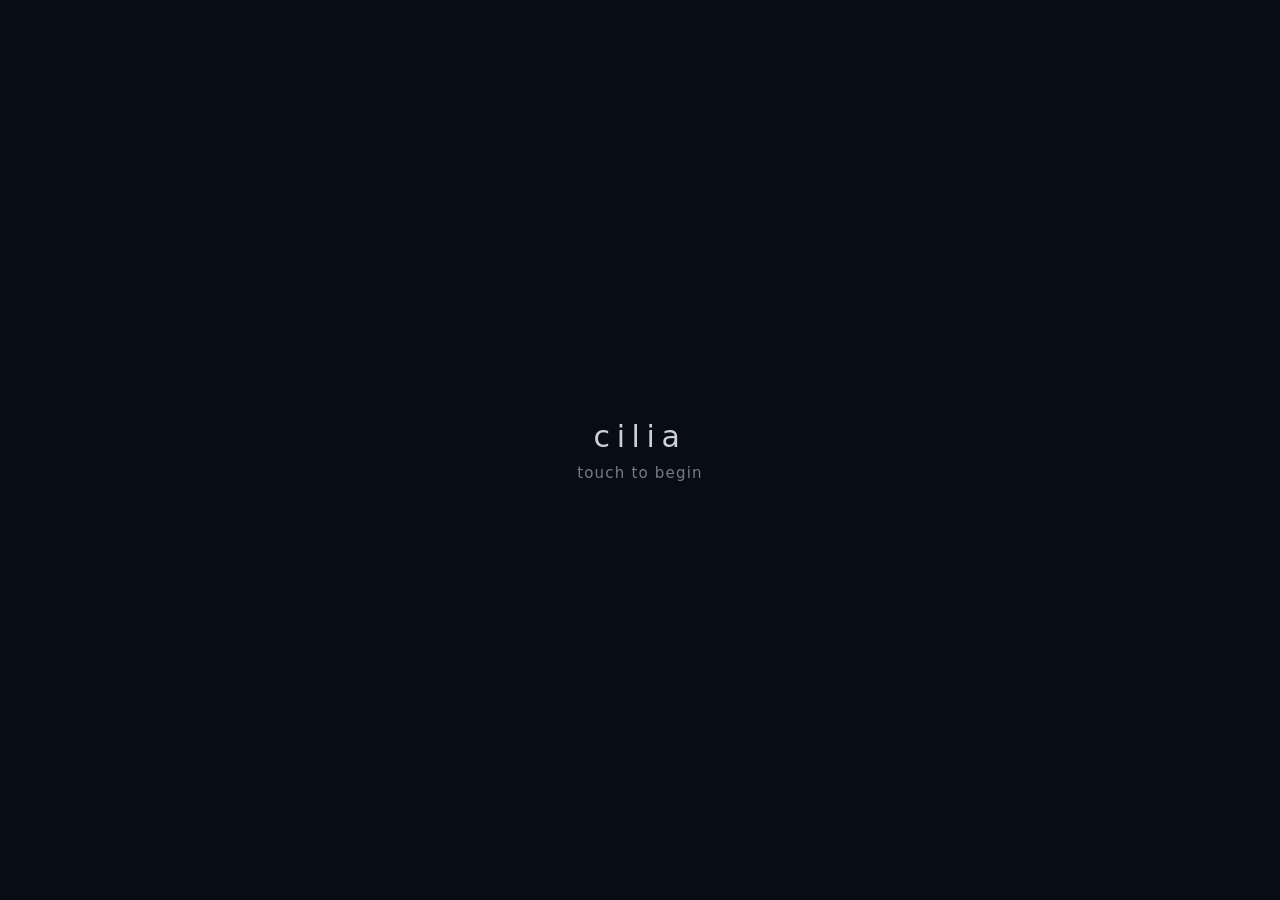
<file: cilia/index.html>
<!DOCTYPE html>
<html lang="en">
<head>
  <meta charset="UTF-8">
  <meta name="viewport" content="width=device-width, initial-scale=1.0, viewport-fit=cover">
  <title>cilia</title>
  <link rel="stylesheet" href="../shared/theme.css">
  <style>
    .begin-screen { flex-direction: column; gap: 10px; }
    .begin-screen .name { font-size: 30px; letter-spacing: 0.22em; color: rgba(232,234,240,0.88); }
  </style>
</head>
<body>
  <canvas id="canvas"></canvas>
  <div class="begin-screen" id="begin">
    <div class="name">cilia</div>
    <div>touch to begin</div>
  </div>
  <script src="../shared/audio.js"></script>
  <script>
  'use strict';

  const canvas = document.getElementById('canvas');
  let ctx, W, H, t0 = 0, clock = 0;

  function setupCanvas() {
    const dpr = window.devicePixelRatio || 1;
    const rect = canvas.getBoundingClientRect();
    W = rect.width; H = rect.height;
    canvas.width = W * dpr; canvas.height = H * dpr;
    ctx = canvas.getContext('2d');
    ctx.scale(dpr, dpr);
  }

  let drone = null;
  let currentScale = 'pentatonic';

  function initAudio() {
    Audio.init({
      master: 0.26, warmth: 2400, warmthQ: 0.4,
      reverb: 0.42, reverbSecs: 2.8, reverbDecay: 2.4,
      delay: 0.08, delayTime: 0.34, delayFeedback: 0.22,
      chorus: 0.12, bed: 0,
    });
    const c = Audio.ctx;
    const osc = c.createOscillator();
    const filt = c.createBiquadFilter();
    const g = c.createGain();
    osc.type = 'sine'; osc.frequency.value = 73;
    filt.type = 'lowpass'; filt.frequency.value = 140; filt.Q.value = 0.5;
    g.gain.value = 0.0001;
    osc.connect(filt); filt.connect(g); Audio.outDry(g);
    osc.start();
    drone = { osc, filt, g };
  }

  function playPluck(midi, vol = 0.04) {
    if (!Audio.ready()) return;
    Audio.resume();
    Audio.tone({
      midi, vol, attack: 0.025, decay: 0.42,
      filtOpen: 1500, filtClose: 720, filtTime: 0.28, filtQ: 0.65,
    });
  }

  const SEG = 5;
  // near @ 200 — fingertip comb, in case we want it back
  // const influence = 200;
  // const mode = {
  //   span: 0.10, flank: 0.085, dragTau: 0.09,
  //   visc: 0.055, decay: 0.9983, carry: 48, confine: 0.20, cap: 3.1,
  //   follow: 1.08, spring: 0.14, neighbor: 0.14, damp: 0.73, maxRel: 1.12,
  //   comb: 1.62, combSpan: 0.058,
  // };
  const influence = 150;
  const mode = {
    span: 0.24, flank: 0.11, dragTau: 0.10,
    visc: 0.075, decay: 0.9985, carry: 42, confine: 0.24, cap: 3.4,
    follow: 1.18, spring: 0.11, neighbor: 0.18, damp: 0.70, maxRel: 1.18,
    comb: 1.45, combSpan: 0.082,
  };
  function influenceT() { return influence / 100; }
  function paddleSpan() { return 0.09 + influenceT() * 0.30; }

  let hairs = [];
  let cols = 0, rows = 0;
  let gusts = [];
  let motes = [];
  let motesIdle = [];
  let rays = [];
  let pointers = new Map();
  let bentSmoothed = 0;
  let lastPluckAt = 0;
  let lastActive = 0;
  const IDLE_WAVE = 3;
  const IDLE_SETTLE = 5;
  let nextSplashAt = IDLE_WAVE;
  let idleWaved = false;
  let swells = [];
  let combs = [];

  let fCols = 0, fRows = 0, fCell = 36;
  let FX, FY, FXn, FYn;

  function fi(i, j) { return j * fCols + i; }

  function initFlow() {
    fCell = Math.max(16, Math.min(W, H) / 28);
    fCols = Math.ceil(W / fCell) + 2;
    fRows = Math.ceil(H / fCell) + 2;
    const n = fCols * fRows;
    FX  = new Float32Array(n);
    FY  = new Float32Array(n);
    FXn = new Float32Array(n);
    FYn = new Float32Array(n);
  }

  function stampFlow(x, y, dvx, dvy) {
    const mag = Math.hypot(dvx, dvy);
    if (mag < 0.012) return;
    const P = mode;
    const nx = dvx / mag, ny = dvy / mag;
    const span = Math.min(W, H) * paddleSpan();
    // Stir here, with a little trail — the paddle is in the water.
    const back = span * 0.14;
    const cx = (x - nx * back) / fCell;
    const cy = (y - ny * back) / fCell;
    const sigAlong  = span / fCell * 0.62;
    const sigAcross = span / fCell * 0.34;
    const rad = Math.max(sigAlong, sigAcross) * 2.5;
    const r2 = rad * rad;
    const i0 = Math.max(1, Math.floor(cx - rad));
    const i1 = Math.min(fCols - 2, Math.ceil(cx + rad));
    const j0 = Math.max(1, Math.floor(cy - rad));
    const j1 = Math.min(fRows - 2, Math.ceil(cy + rad));
    for (let j = j0; j <= j1; j++) {
      for (let i = i0; i <= i1; i++) {
        const dx = i - cx, dy = j - cy;
        if (dx * dx + dy * dy > r2) continue;
        const along  = dx * nx + dy * ny;
        const across = -dx * ny + dy * nx;
        const g = Math.exp(-0.5 * (along * along / (sigAlong * sigAlong) + across * across / (sigAcross * sigAcross)));
        const k = fi(i, j);
        FX[k] += dvx * g;
        FY[k] += dvy * g;
        // Cross-cutting a current sheds a pair of eddies.
        const swirl = across * g * mag * P.flank;
        FX[k] += -ny * swirl;
        FY[k] +=  nx * swirl;
      }
    }
  }

  function curlAt(i, j, bx, by) {
    const i1 = Math.min(fCols - 1, i + 1), i0 = Math.max(0, i - 1);
    const j1 = Math.min(fRows - 1, j + 1), j0 = Math.max(0, j - 1);
    return (by[fi(i1, j)] - by[fi(i0, j)]) - (bx[fi(i, j1)] - bx[fi(i, j0)]);
  }

  function sampleFlow(x, y, bufX = FX, bufY = FY) {
    const u = x / fCell, v = y / fCell;
    let i = Math.floor(u), j = Math.floor(v);
    if (i < 0) i = 0; if (j < 0) j = 0;
    if (i > fCols - 2) i = fCols - 2;
    if (j > fRows - 2) j = fRows - 2;
    const fu = Math.min(1, Math.max(0, u - i));
    const fv = Math.min(1, Math.max(0, v - j));
    const a = fi(i, j), b = fi(i + 1, j), c = fi(i, j + 1), d = fi(i + 1, j + 1);
    const fx = bufX[a] * (1 - fu) * (1 - fv) + bufX[b] * fu * (1 - fv)
             + bufX[c] * (1 - fu) * fv       + bufX[d] * fu * fv;
    const fy = bufY[a] * (1 - fu) * (1 - fv) + bufY[b] * fu * (1 - fv)
             + bufY[c] * (1 - fu) * fv       + bufY[d] * fu * fv;
    return { fx, fy };
  }

  function stepFlow(dt) {
    const P = mode;
    const decay = Math.pow(P.decay, dt * 60);
    const visc  = P.visc;
    for (let j = 1; j < fRows - 1; j++) {
      for (let i = 1; i < fCols - 1; i++) {
        const k = fi(i, j);
        const lx = (FX[fi(i - 1, j)] + FX[fi(i + 1, j)] + FX[fi(i, j - 1)] + FX[fi(i, j + 1)]) * 0.25 - FX[k];
        const ly = (FY[fi(i - 1, j)] + FY[fi(i + 1, j)] + FY[fi(i, j - 1)] + FY[fi(i, j + 1)]) * 0.25 - FY[k];
        FXn[k] = (FX[k] + lx * visc) * decay;
        FYn[k] = (FY[k] + ly * visc) * decay;
      }
    }
    const carry = P.carry;
    const confine = P.confine;
    for (let j = 1; j < fRows - 1; j++) {
      for (let i = 1; i < fCols - 1; i++) {
        const k = fi(i, j);
        const px = (i + 0.5) * fCell - FXn[k] * carry * dt;
        const py = (j + 0.5) * fCell - FYn[k] * carry * dt;
        const s = sampleFlow(px, py, FXn, FYn);
        let vx = s.fx, vy = s.fy;
        const w = curlAt(i, j, FXn, FYn);
        const we = Math.abs(curlAt(i + 1, j, FXn, FYn));
        const ww = Math.abs(curlAt(i - 1, j, FXn, FYn));
        const ws = Math.abs(curlAt(i, j + 1, FXn, FYn));
        const wn = Math.abs(curlAt(i, j - 1, FXn, FYn));
        const dwx = we - ww, dwy = ws - wn;
        const gl = Math.hypot(dwx, dwy) + 1e-5;
        vx += -dwy / gl * w * confine;
        vy +=  dwx / gl * w * confine;
        const spd = Math.hypot(vx, vy);
        const cap = P.cap * (0.85 + 0.35 * Math.min(2, influenceT()));
        if (spd > cap) { vx *= cap / spd; vy *= cap / spd; }
        FX[k] = vx;
        FY[k] = vy;
      }
    }
  }

  function at(i, j) {
    if (i < 0 || j < 0 || i >= cols || j >= rows) return null;
    return hairs[j * cols + i];
  }

  function isPhone() {
    return W < 640 || (W <= 900 && H / W > 1.25);
  }

  function plant() {
    const phone = isPhone();
    cols = Math.max(14, Math.round(W / (phone ? 17 : 26)));
    rows = Math.max(10, Math.round(H / (phone ? 32 : 46)));
    hairs = [];
    const top = H * (phone ? 0.07 : 0.12);
    const bot = H * 0.97;
    const lenBase = phone ? 34 : 26;
    const lenSpan = phone ? 64 : 52;
    for (let j = 0; j < rows; j++) {
      for (let i = 0; i < cols; i++) {
        const skip = Math.random() < (phone ? 0.04 : 0.07);
        const u = (i + 0.5 + (j % 2) * 0.48) / cols;
        const v = j / (rows - 1 || 1);
        const x = u * W + (Math.random() - 0.5) * (phone ? 6 : 9);
        const y = top + v * (bot - top) + (Math.random() - 0.5) * (phone ? 7 : 10);
        const near = 0.35 + v * 0.65;
        const len = (lenBase + (1 - v) * lenSpan) * (0.84 + Math.random() * 0.32);
        const rest = -Math.PI / 2 + (Math.random() - 0.5) * 0.12;
        hairs.push(skip ? null : {
          i, j, x, y, len, near, rest,
          a:  Array.from({ length: SEG }, () => rest),
          va: Array.from({ length: SEG }, () => 0),
          pts: Array.from({ length: SEG + 1 }, () => ({ x, y })),
          ph: Math.random() * Math.PI * 2,
          hue: 140 + Math.random() * 12 + v * 8,
          w: (phone ? 0.95 : 0.85) + Math.random() * 0.55,
          bentFlag: false,
          curve: 0,
        });
      }
    }
    rays = Array.from({ length: 4 }, (_, k) => ({
      x: W * (0.18 + k * 0.2),
      w: W * (0.035 + (k % 2) * 0.02),
      tilt: (k - 1.4) * 0.07,
      spd: 0.07 + k * 0.018,
      ph: k * 1.3,
    }));
    motesIdle = Array.from({ length: phone ? 22 : 18 }, () => ({
      x: Math.random() * W,
      y: Math.random() * H,
      r: 0.4 + Math.random() * 0.9,
      vy: -(3.5 + Math.random() * 7),
      ph: Math.random() * Math.PI * 2,
    }));
    initFlow();
  }

  function addGust(x, y, pvx, pvy, dt) {
    const spd = Math.hypot(pvx, pvy);
    if (spd < 40) return;
    let vx = pvx, vy = pvy;
    const capPx = 2200;
    if (spd > capPx) { vx *= capPx / spd; vy *= capPx / spd; }
    // Paddle drag: water accelerates toward the oar. Ride a current and
    // you barely add; cut across it and you kink what's already there.
    const t = influenceT();
    const wantX = vx * (0.0012 + t * 0.00105);
    const wantY = vy * (0.0012 + t * 0.00105);
    const w = FX ? sampleFlow(x, y) : { fx: 0, fy: 0 };
    const k = (1 - Math.exp(-dt / mode.dragTau)) * (0.7 + t * 0.9);
    const dvx = (wantX - w.fx) * k;
    const dvy = (wantY - w.fy) * k;
    stampFlow(x, y, dvx, dvy);
    lastActive = clock;
    const dmag = Math.hypot(dvx, dvy);
    if (dmag > 0.08 && gusts.length < 14) {
      gusts.push({ x, y, vx: dvx * 8, vy: dvy * 8, life: 1.2 });
    }
    if (dmag > 0.12 && motes.length < 50) {
      motes.push({
        x, y,
        vx: dvx * 28 + (Math.random() - 0.5) * 4,
        vy: dvy * 22 - 6 - Math.random() * 5,
        life: 0.9 + Math.random() * 0.5,
        max: 1.2,
      });
    }
  }

  function spawnIdleSwell() {
    const edge = Math.floor(Math.random() * 4);
    let x, y, nx, ny;
    if (edge === 0) { x = Math.random() * W; y = -20; nx = (Math.random() - 0.5) * 0.4; ny = 1; }
    else if (edge === 1) { x = W + 20; y = Math.random() * H; nx = -1; ny = (Math.random() - 0.5) * 0.4; }
    else if (edge === 2) { x = Math.random() * W; y = H + 20; nx = (Math.random() - 0.5) * 0.4; ny = -1; }
    else { x = -20; y = Math.random() * H; nx = 1; ny = (Math.random() - 0.5) * 0.4; }
    const n = Math.hypot(nx, ny) || 1;
    swells.push({
      x, y,
      nx: nx / n, ny: ny / n,
      speed: 88 + Math.random() * 52,
      life: 1,
      span: Math.min(W, H) * (0.18 + Math.random() * 0.10),
      amp: 0.04 + Math.random() * 0.03,
    });
    if (swells.length > 3) swells.shift();
  }

  function stampSwell(S, dt) {
    if (!FX) return;
    const mag = S.amp * Math.max(0, S.life);
    const span = S.span;
    const sigAlong  = span / fCell * 0.38;
    const sigAcross = span / fCell * 0.72;
    const rad = Math.max(sigAlong, sigAcross) * 2.4;
    const r2 = rad * rad;
    const cx = S.x / fCell, cy = S.y / fCell;
    const i0 = Math.max(1, Math.floor(cx - rad));
    const i1 = Math.min(fCols - 2, Math.ceil(cx + rad));
    const j0 = Math.max(1, Math.floor(cy - rad));
    const j1 = Math.min(fRows - 2, Math.ceil(cy + rad));
    for (let j = j0; j <= j1; j++) {
      for (let i = i0; i <= i1; i++) {
        const dx = i - cx, dy = j - cy;
        if (dx * dx + dy * dy > r2) continue;
        const along  = dx * S.nx + dy * S.ny;
        const across = -dx * S.ny + dy * S.nx;
        const g = Math.exp(-0.5 * (along * along / (sigAlong * sigAlong) + across * across / (sigAcross * sigAcross)));
        const k = fi(i, j);
        FX[k] += S.nx * mag * g;
        FY[k] += S.ny * mag * g;
      }
    }
    S.x += S.nx * S.speed * dt;
    S.y += S.ny * S.speed * dt;
    S.life -= dt * 0.62;
  }

  function idleSince() {
    return pointers.size ? 0 : Math.max(0, clock - lastActive);
  }

  let combR = 0;

  function combSpanPx() {
    return Math.min(W, H) * mode.combSpan * (0.9 + 0.08 * Math.min(2, influenceT()));
  }

  function pushComb(x, y, vx, vy) {
    const spd = Math.hypot(vx, vy);
    const last = combs[combs.length - 1];
    if (last) {
      const dx = x - last.x, dy = y - last.y;
      const d2 = dx * dx + dy * dy;
      if (d2 < 4) {
        last.x = x; last.y = y; last.vx = vx; last.vy = vy;
        last.spd = spd; last.life = 1;
        return;
      }
      // Leave teeth behind — do not drag the last one with the finger.
      if (d2 < 100) return;
    }
    combs.push({ x, y, vx, vy, spd, life: 1 });
    if (combs.length > 26) combs.shift();
  }

  function stepCombs(dt) {
    combR = combSpanPx();
    for (const p of pointers.values()) {
      pushComb(p.x, p.y, p.vx || 0, p.vy || 0);
    }
    for (let i = combs.length; i--;) {
      combs[i].life -= dt / 0.55;
      if (combs[i].life <= 0) combs.splice(i, 1);
    }
  }

  function hairInComb(h) {
    if (!combs.length) return false;
    const reach = combR + h.len + 10;
    const r2 = reach * reach;
    for (const C of combs) {
      const dx = h.x - C.x, dy = h.y - C.y;
      if (dx * dx + dy * dy < r2) return true;
    }
    return false;
  }

  // Local tooth through the meadow — parts blades along the stroke, independent of the wide paddle.
  function combAt(mx, my) {
    if (!combs.length) return { px: 0, py: 0, w: 0 };
    const R = combR || combSpanPx();
    const R2 = R * R * 2.6;
    let px = 0, py = 0, w = 0;
    for (const C of combs) {
      const dx = mx - C.x, dy = my - C.y;
      const d2 = dx * dx + dy * dy;
      if (d2 > R2) continue;
      const g = Math.exp(-d2 / (R * R * 0.5)) * Math.max(0, C.life);
      if (g < 0.03) continue;
      if (C.spd > 48) {
        const inv = 1 / C.spd;
        const nx = C.vx * inv, ny = C.vy * inv;
        const across = -dx * ny + dy * nx;
        const part = Math.min(1, Math.abs(across) / (R * 0.28));
        const side = across >= 0 ? 1 : -1;
        // On the tooth: flatten along the stroke. On the shoulders: part aside.
        px += (nx * (0.9 - 0.3 * part) + -ny * side * (0.2 + 0.92 * part)) * g;
        py += (ny * (0.9 - 0.3 * part) +  nx * side * (0.2 + 0.92 * part)) * g;
      } else {
        const d = Math.sqrt(d2) + 1e-4;
        px += (dx / d) * g;
        py += (dy / d) * g;
      }
      w += g;
    }
    if (w < 0.04) return { px: 0, py: 0, w: 0 };
    return { px: px / w, py: py / w, w: Math.min(1.8, w) };
  }

  function sampleCurrent(x, y) {
    const f = sampleFlow(x, y);
    const idleX = Math.sin(clock * 0.11 + y * 0.008) * 0.03;
    const idleY = Math.cos(clock * 0.09 + x * 0.006) * 0.015;
    return { fx: f.fx + idleX, fy: f.fy + idleY };
  }

  function update(dt) {
    clock += dt;

    const idle = idleSince();
    let settle = 0;
    if (idle >= IDLE_WAVE && FX) {
      settle = Math.min(1, (idle - IDLE_WAVE) / (IDLE_SETTLE - IDLE_WAVE));
      settle = settle * (2 - settle);
      const k = 0.018 + 0.055 * settle;
      const fade = Math.pow(1 - k, dt * 60);
      for (let i = 0; i < FX.length; i++) { FX[i] *= fade; FY[i] *= fade; }
      if (!idleWaved) {
        spawnIdleSwell();
        idleWaved = true;
      }
      if (settle > 0.7) {
        for (const S of swells) S.life = Math.min(S.life, 0.12);
      }
    } else if (idle < 0.2) {
      idleWaved = false;
      nextSplashAt = clock + IDLE_WAVE;
    }

    if (FX) stepFlow(dt);
    stepCombs(dt);

    for (let s = swells.length; s--;) {
      const S = swells[s];
      stampSwell(S, dt);
      if (S.life <= 0 || S.x < -80 || S.y < -80 || S.x > W + 80 || S.y > H + 80) {
        swells.splice(s, 1);
      }
    }

    for (let g = gusts.length; g--;) {
      const G = gusts[g];
      G.life -= dt * 0.55;
      G.x += G.vx * dt * 22;
      G.y += G.vy * dt * 22;
      G.vx *= 0.992; G.vy *= 0.992;
      if (G.life <= 0) gusts.splice(g, 1);
    }
    for (let m = motes.length; m--;) {
      const p = motes[m];
      p.life -= dt * 0.7;
      p.x += p.vx * dt;
      p.y += p.vy * dt;
      if (FX) {
        const fl = sampleFlow(p.x, p.y);
        p.vx += fl.fx * 10;
        p.vy += fl.fy * 10;
      }
      p.vy -= 14 * dt;
      p.vx *= 0.97; p.vy *= 0.97;
      if (p.life <= 0) motes.splice(m, 1);
    }
    for (const b of motesIdle) {
      b.y += b.vy * dt;
      b.x += Math.sin(clock * 0.4 + b.ph) * 8 * dt;
      if (b.y < -8) { b.y = H + 6; b.x = Math.random() * W; }
    }

    let bentSum = 0, bentN = 0;
    let pluckHair = null, pluckCurve = 0;
    const follow = mode.follow * (1 - settle * 0.95);
    const neighborK = mode.neighbor * (1 - settle * 0.7);
    const spring = mode.spring * (1 + settle * 2.8);
    const damp = mode.damp * (1 - settle * 0.22);
    const maxRel0 = mode.maxRel;
    for (const h of hairs) {
      if (!h) continue;
      const tide = Math.sin(clock * 0.24) * 0.07 + Math.sin(clock * 0.07) * 0.03;
      const segLen = h.len / SEG;
      let px = h.x, py = h.y;
      h.pts[0].x = px; h.pts[0].y = py;
      let curve = 0;
      const inComb = hairInComb(h);

      for (let s = 0; s < SEG; s++) {
        const along = (s + 0.55) / SEG;
        const parent = s === 0 ? h.rest : h.a[s - 1];
        const wave = Math.sin(clock * 0.28 + h.ph + s * 0.95) * (0.012 + along * 0.028)
                   + Math.sin(clock * 0.11 + h.ph * 1.35 + s * 0.5) * (0.006 + along * 0.014);
        let target = parent + wave;
        if (s === 0) target += tide * (0.12 + h.near * 0.22);

        const mx = px + Math.cos(h.a[s]) * segLen * 0.5;
        const my = py + Math.sin(h.a[s]) * segLen * 0.5;
        const { fx, fy } = sampleCurrent(mx, my);
        const comb = inComb ? combAt(mx, my) : { px: 0, py: 0, w: 0 };
        const combW = comb.w;
        const tx = Math.cos(h.a[s]), ty = Math.sin(h.a[s]);
        // Planted cantilever: current bows the stalk downstream.
        // Comb is a separate local tooth — it parts the grass, the wake does not.
        const plant = 1 - along * 0.82;
        const hold = 1 - Math.min(0.72, combW * 0.75);
        let torque = (target - h.a[s]) * spring * (0.35 + plant * 0.85) * hold;
        torque += (tx * fy - ty * fx) * (22 + along * 58) * follow * (1 - Math.min(0.6, combW * 0.55));
        if (combW > 0.04) {
          const align = tx * comb.py - ty * comb.px;
          torque += align * mode.comb * (70 + along * 110) * (0.6 + along * 1.25);
        }

        if (s === 0) {
          const L = at(h.i - 1, h.j), R = at(h.i + 1, h.j);
          const U = at(h.i, h.j - 1), D = at(h.i, h.j + 1);
          let ns = 0, na = 0;
          if (L) { ns++; na += L.a[0]; }
          if (R) { ns++; na += R.a[0]; }
          if (U) { ns++; na += U.a[0]; }
          if (D) { ns++; na += D.a[0]; }
          if (ns) torque += (na / ns - h.a[0]) * neighborK * hold;
        }

        h.va[s] += torque * dt;
        h.va[s] *= Math.pow(damp + along * 0.10, dt * 60);
        if (h.va[s] >  2.6) h.va[s] =  2.6;
        if (h.va[s] < -2.6) h.va[s] = -2.6;
        h.a[s] += h.va[s] * dt;
        if (settle > 0) {
          const home = settle * settle;
          h.a[s] += (target - h.a[s]) * home * (1 - Math.exp(-dt / 0.12));
          h.va[s] *= 1 - home * 0.55;
        }

        const maxRel = maxRel0 + along * 0.62 + Math.min(0.5, combW * 0.48);
        if (h.a[s] < parent - maxRel) { h.a[s] = parent - maxRel; h.va[s] *= 0.22; }
        if (h.a[s] > parent + maxRel) { h.a[s] = parent + maxRel; h.va[s] *= 0.22; }

        curve += Math.abs(h.a[s] - parent);
        px += Math.cos(h.a[s]) * segLen;
        py += Math.sin(h.a[s]) * segLen;
        h.pts[s + 1].x = px;
        h.pts[s + 1].y = py;
      }

      h.curve = curve;
      bentSum += curve; bentN++;
      if (curve > 0.55 && !h.bentFlag) {
        h.bentFlag = true;
        if (curve > pluckCurve) { pluckCurve = curve; pluckHair = h; }
      } else if (curve < 0.22) {
        h.bentFlag = false;
      }
    }

    if (pluckHair && clock - lastPluckAt > 0.18) {
      const midi = Audio.noteFromY(pluckHair.y, H, currentScale, 2, 57);
      playPluck(midi, 0.028 + Math.min(0.03, pluckCurve * 0.03));
      lastPluckAt = clock;
    }

    const avg = bentN ? bentSum / bentN : 0;
    bentSmoothed += (avg - bentSmoothed) * (1 - Math.exp(-dt / 0.2));
    if (drone && Audio.ready()) {
      const now = Audio.now();
      const open = Math.min(1, bentSmoothed / 0.52);
      drone.filt.frequency.setTargetAtTime(120 + open * 760, now, 0.18);
      drone.g.gain.setTargetAtTime(0.006 + open * 0.038, now, 0.2);
      drone.osc.frequency.setTargetAtTime(70 + open * 8, now, 0.28);
    }
  }

  function draw() {
    ctx.fillStyle = 'rgba(4, 16, 18, 0.20)';
    ctx.fillRect(0, 0, W, H);

    const depth = ctx.createLinearGradient(0, 0, 0, H);
    depth.addColorStop(0, 'rgba(38, 78, 82, 0.11)');
    depth.addColorStop(0.38, 'rgba(12, 42, 44, 0.05)');
    depth.addColorStop(1, 'rgba(4, 12, 12, 0.18)');
    ctx.fillStyle = depth;
    ctx.fillRect(0, 0, W, H);

    const sky = ctx.createLinearGradient(0, 0, 0, H * 0.28);
    sky.addColorStop(0, 'rgba(92, 148, 142, 0.10)');
    sky.addColorStop(1, 'rgba(92, 148, 142, 0)');
    ctx.fillStyle = sky;
    ctx.fillRect(0, 0, W, H * 0.28);

    ctx.save();
    ctx.globalCompositeOperation = 'lighter';
    for (const r of rays) {
      const ox = Math.sin(clock * r.spd + r.ph) * W * 0.035;
      const x0 = r.x + ox;
      const x1 = x0 + r.tilt * H;
      const grd = ctx.createLinearGradient(x0, 0, x1, H);
      grd.addColorStop(0, 'rgba(118, 168, 152, 0.07)');
      grd.addColorStop(0.42, 'rgba(70, 128, 118, 0.025)');
      grd.addColorStop(1, 'rgba(40, 80, 72, 0)');
      ctx.fillStyle = grd;
      ctx.beginPath();
      ctx.moveTo(x0 - r.w, 0);
      ctx.lineTo(x0 + r.w, 0);
      ctx.lineTo(x1 + r.w * 1.6, H);
      ctx.lineTo(x1 - r.w * 1.6, H);
      ctx.closePath();
      ctx.fill();
    }
    ctx.lineCap = 'round';
    ctx.lineJoin = 'round';

    for (const S of swells) {
      const u = Math.max(0, S.life);
      if (u < 0.04) continue;
      const px = -S.ny, py = S.nx;
      const half = S.span * 1.2;
      ctx.beginPath();
      for (let i = 0; i <= 20; i++) {
        const t = i / 20 * 2 - 1;
        const env = 1 - t * t;
        const wobble = Math.sin(t * 5.2 + clock * 2.4) * 7 * env;
        const x = S.x + px * t * half + S.nx * wobble;
        const y = S.y + py * t * half + S.ny * wobble;
        if (i === 0) ctx.moveTo(x, y);
        else ctx.lineTo(x, y);
      }
      ctx.strokeStyle = `rgba(140, 196, 186, ${0.09 * u})`;
      ctx.lineWidth = 16;
      ctx.stroke();
      ctx.strokeStyle = `rgba(210, 232, 220, ${0.14 * u})`;
      ctx.lineWidth = 1.8;
      ctx.stroke();
    }
    ctx.restore();

    const bed = ctx.createLinearGradient(0, H * 0.72, 0, H);
    bed.addColorStop(0, 'rgba(3, 8, 8, 0)');
    bed.addColorStop(1, 'rgba(2, 6, 6, 0.28)');
    ctx.fillStyle = bed;
    ctx.fillRect(0, H * 0.72, W, H * 0.28);

    const vig = ctx.createRadialGradient(W * 0.5, H * 0.4, Math.min(W, H) * 0.18, W * 0.5, H * 0.52, Math.hypot(W, H) * 0.58);
    vig.addColorStop(0, 'rgba(0,0,0,0)');
    vig.addColorStop(1, 'rgba(2, 8, 8, 0.18)');
    ctx.fillStyle = vig;
    ctx.fillRect(0, 0, W, H);

    for (const b of motesIdle) {
      const a = 0.04 + 0.05 * Math.sin(clock * 0.55 + b.ph);
      ctx.fillStyle = `rgba(168, 196, 178, ${a})`;
      ctx.beginPath();
      ctx.arc(b.x, b.y, b.r, 0, Math.PI * 2);
      ctx.fill();
    }

    for (const p of motes) {
      const u = Math.max(0, p.life / (p.max || 1));
      ctx.globalAlpha = u * 0.22;
      ctx.fillStyle = 'rgba(196, 216, 198, 1)';
      ctx.beginPath();
      ctx.arc(p.x, p.y, 0.9 * u, 0, Math.PI * 2);
      ctx.fill();
    }
    ctx.globalAlpha = 1;

    ctx.lineCap = 'round';
    ctx.lineJoin = 'round';
    for (const h of hairs) {
      if (!h) continue;
      const p = h.pts;
      const bend = h.curve;
      const lum = 0.13 + h.near * 0.26 + Math.min(0.18, bend * 0.14);
      const path = new Path2D();
      path.moveTo(p[0].x, p[0].y);
      for (let i = 1; i < p.length - 1; i++) {
        const mx = (p[i].x + p[i + 1].x) * 0.5;
        const my = (p[i].y + p[i + 1].y) * 0.5;
        path.quadraticCurveTo(p[i].x, p[i].y, mx, my);
      }
      const last = p[p.length - 1];
      path.lineTo(last.x, last.y);

      const sat = 32 + h.near * 16;
      const light = 34 + h.near * 16 + Math.min(10, bend * 7);
      ctx.strokeStyle = `hsla(${h.hue},${sat}%,${light}%,${lum})`;
      ctx.lineWidth = h.w * 1.18 + Math.min(0.3, bend * 0.14);
      ctx.stroke(path);
      ctx.strokeStyle = `hsla(${h.hue + 6},${sat + 8}%,${light + 12}%,${lum * 0.32})`;
      ctx.lineWidth = Math.max(0.4, h.w * 0.38);
      ctx.stroke(path);

      if (bend > 0.7) {
        const gl = Math.min(0.4, (bend - 0.7) * 0.7);
        ctx.fillStyle = `hsla(${h.hue + 10},48%,72%,${gl * 0.45})`;
        ctx.beginPath();
        ctx.arc(last.x, last.y, 0.7 + bend * 0.12, 0, Math.PI * 2);
        ctx.fill();
      }
    }
  }

  function setupInput() {
    canvas.addEventListener('pointerdown', e => {
      try { canvas.setPointerCapture(e.pointerId); } catch (_) {}
      const r = canvas.getBoundingClientRect();
      pointers.set(e.pointerId, { x: e.clientX - r.left, y: e.clientY - r.top, t: performance.now(), vx: 0, vy: 0 });
      lastActive = clock;
      pushComb(e.clientX - r.left, e.clientY - r.top, 0, 0);
    });
    canvas.addEventListener('pointermove', e => {
      const p = pointers.get(e.pointerId);
      if (!p) return;
      const r = canvas.getBoundingClientRect();
      const x = e.clientX - r.left, y = e.clientY - r.top;
      const now = performance.now();
      const dt = Math.max(0.008, Math.min(0.05, (now - p.t) / 1000));
      const vx = (x - p.x) / dt, vy = (y - p.y) / dt;
      addGust(x, y, vx, vy, dt);
      p.x = x; p.y = y; p.t = now; p.vx = vx; p.vy = vy;
    });
    const up = e => {
      pointers.delete(e.pointerId);
      if (!pointers.size) lastActive = clock;
    };
    canvas.addEventListener('pointerup', up);
    canvas.addEventListener('pointercancel', up);

    window.addEventListener('keydown', e => {
      if (e.key >= '1' && e.key <= '5') {
        currentScale = ['gamelan', 'pentatonic', 'wholeTone', 'major', 'minor'][+e.key - 1];
      }
    });
  }

  function loop(ts) {
    if (!t0) t0 = ts;
    const dt = Math.min((ts - t0) / 1000, 0.05);
    t0 = ts;
    update(dt);
    draw();
    requestAnimationFrame(loop);
  }

  function begin(e) {
    try { initAudio(); } catch (_) {}
    setupCanvas();
    plant();
    setupInput();
    window.addEventListener('resize', () => { setupCanvas(); plant(); });
    const r = canvas.getBoundingClientRect();
    try { canvas.setPointerCapture(e.pointerId); } catch (_) {}
    pointers.set(e.pointerId, { x: e.clientX - r.left, y: e.clientY - r.top, t: performance.now(), vx: 0, vy: 0 });
    const beginEl = document.getElementById('begin');
    beginEl.style.opacity = '0';
    setTimeout(() => beginEl.remove(), 700);
    requestAnimationFrame(loop);
  }

  canvas.addEventListener('pointerdown', begin, { once: true });
  </script>
</body>
</html>
</file>
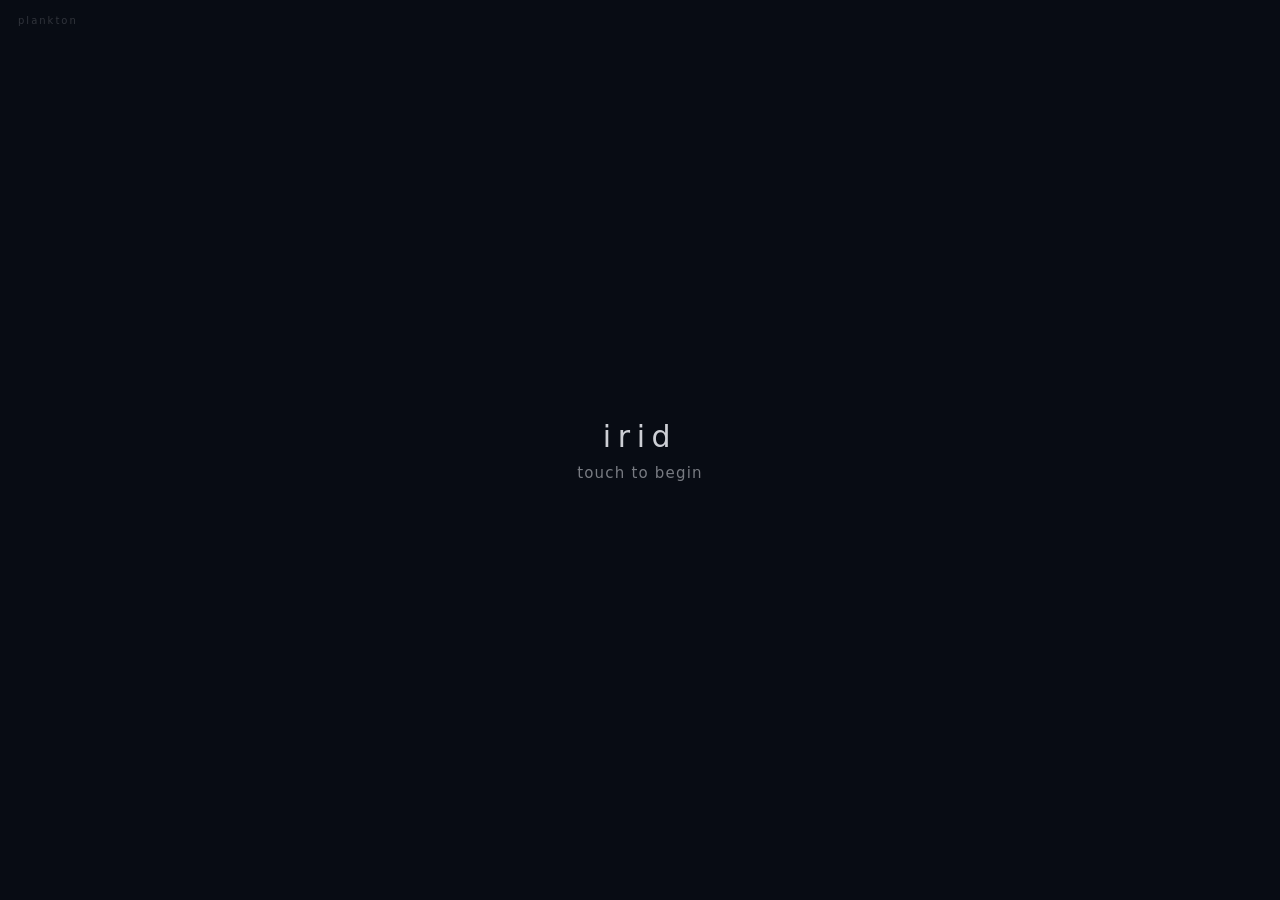
<file: irid/index.html>
<!DOCTYPE html>
<html lang="en">
<head>
  <meta charset="UTF-8">
  <meta name="viewport" content="width=device-width, initial-scale=1.0, viewport-fit=cover">
  <title>irid</title>
  <link rel="stylesheet" href="../shared/theme.css">
  <style>
    .begin-screen { flex-direction: column; gap: 10px; }
    .begin-screen .name { font-size: 30px; letter-spacing: 0.22em; color: rgba(232,234,240,0.88); }
    .back {
      position: fixed; top: 16px; left: 18px; z-index: 2;
      font: 400 10px/1 system-ui; letter-spacing: 0.2em; text-transform: lowercase;
      color: rgba(232,234,240,0.18); text-decoration: none;
    }
    .back:hover, .back:focus-visible { color: rgba(200,170,255,0.55); }
  </style>
</head>
<body>
  <a class="back" href="../">plankton</a>
  <canvas id="canvas"></canvas>
  <div class="begin-screen" id="begin">
    <div class="name">irid</div>
    <div>touch to begin</div>
  </div>
  <script src="../shared/audio.js"></script>
  <script>
  'use strict';

  const canvas = document.getElementById('canvas');
  let ctx, W, H, t0 = 0, clock = 0;

  function setupCanvas() {
    const dpr = window.devicePixelRatio || 1;
    const rect = canvas.getBoundingClientRect();
    W = rect.width; H = rect.height;
    canvas.width = W * dpr; canvas.height = H * dpr;
    ctx = canvas.getContext('2d');
    ctx.scale(dpr, dpr);
  }

  let voice = null;
  let currentScale = 'wholeTone';
  let lastPingAt = 0;

  function initAudio() {
    Audio.init({
      master: 0.26, warmth: 3400, warmthQ: 0.55,
      reverb: 0.62, reverbSecs: 3.1, reverbDecay: 2.45,
      delay: 0.12, delayTime: 0.26, delayFeedback: 0.34,
    });
    const c = Audio.ctx;
    const osc = c.createOscillator();
    const harm = c.createOscillator();
    const hg = c.createGain();
    const filt = c.createBiquadFilter();
    const g = c.createGain();
    osc.type = 'sine'; osc.frequency.value = 196;
    harm.type = 'sine'; harm.frequency.value = 392;
    hg.gain.value = 0.05;
    filt.type = 'lowpass'; filt.frequency.value = 880; filt.Q.value = 1.4;
    g.gain.value = 0.0001;
    osc.connect(filt); harm.connect(hg); hg.connect(filt);
    filt.connect(g); Audio.out(g);
    osc.start(); harm.start();
    voice = { osc, harm, hg, filt, g };
  }

  const N = 44;
  const RIM_N = 96;
  let h, v, mask;
  let cx, cy, rx, ry, R, cell;
  let ph = [0.4, 1.6, 2.9];
  let rim, rimNext;
  let pointers = new Map();
  let depthSmoothed = 0, roughSmoothed = 0;

  function idx(i, j) { return j * N + i; }

  function ellipseR(a) {
    const rot = 0.22;
    const c = Math.cos(a - rot), s = Math.sin(a - rot);
    return (rx * ry) / Math.hypot(ry * c, rx * s);
  }

  function blobWarp(a) {
    const t = clock;
    return 1
      + 0.075 * Math.sin(a     + ph[0] + 0.22 * Math.sin(t * 0.28))
      + 0.048 * Math.sin(a * 2 + ph[1] + 0.18 * Math.sin(t * 0.19))
      + 0.028 * Math.sin(a * 3 + ph[2] + 0.14 * Math.sin(t * 0.23));
  }

  function rimSample(a) {
    let u = a / (Math.PI * 2);
    if (u < 0) u += 1;
    const t = u * RIM_N;
    const i = Math.floor(t) % RIM_N;
    const n = (i + 1) % RIM_N;
    let f = t - Math.floor(t);
    f = (1 - Math.cos(f * Math.PI)) * 0.5;
    return rim[i] * (1 - f) + rim[n] * f;
  }

  function restRadius(a) { return ellipseR(a) * blobWarp(a); }
  function pondRadius(a) { return restRadius(a) + rimSample(a); }

  function inBlob(x, y, pad = 0) {
    const dx = x - cx, dy = y - cy;
    return Math.hypot(dx, dy) < pondRadius(Math.atan2(dy, dx)) + pad;
  }

  function initField() {
    cx = W * 0.5; cy = H * 0.52;
    const pad = Math.min(W, H) * 0.08;
    rx = Math.max(70, W * 0.5 - pad) * 0.72;
    ry = Math.max(70, H * 0.5 - pad) * 0.68;
    R  = Math.sqrt(rx * ry);
    cell = (Math.max(rx, ry) * 2.35) / N;
    h = new Float32Array(N * N);
    v = new Float32Array(N * N);
    mask = new Uint8Array(N * N);
    rim = new Float32Array(RIM_N);
    rimNext = new Float32Array(RIM_N);
    rebuildMask();
  }

  function origin() {
    return { x: cx - (N * cell) * 0.5, y: cy - (N * cell) * 0.5 };
  }

  function cellXY(i, j) {
    const o = origin();
    return { x: o.x + (i + 0.5) * cell, y: o.y + (j + 0.5) * cell };
  }

  function rebuildMask() {
    for (let j = 0; j < N; j++) for (let i = 0; i < N; i++) {
      const p = cellXY(i, j);
      mask[idx(i, j)] = Math.hypot(p.x - cx, p.y - cy) < R * 1.28 ? 1 : 0;
    }
  }

  function addWash(s, amp) {
    const i = ((Math.round(s) % RIM_N) + RIM_N) % RIM_N;
    rim[i] += amp;
  }

  function splashShore(a, amp) {
    let u = a / (Math.PI * 2);
    if (u < 0) u += 1;
    const k = u * RIM_N;
    const spread = 7;
    for (let d = -spread; d <= spread; d++) {
      const w = Math.exp(-(d * d) / (2 * (spread / 2.4) * (spread / 2.4)));
      addWash(k + d, amp * w);
    }
  }

  function updateRim() {
    const max = Math.min(16, R * 0.045);
    for (let i = 0; i < RIM_N; i++) {
      const L = rim[(i + RIM_N - 1) % RIM_N];
      const Rgt = rim[(i + 1) % RIM_N];
      let x = rim[i] + (L + Rgt - 2 * rim[i]) * 0.10;
      x *= 0.972;
      if (x >  max) x =  max;
      if (x < -max) x = -max;
      rimNext[i] = x;
    }
    const tmp = rim; rim = rimNext; rimNext = tmp;
  }

  function lap(i, j) {
    const c = h[idx(i, j)];
    let s = 0, n = 0;
    if (i > 0 && mask[idx(i - 1, j)]) { s += h[idx(i - 1, j)]; n++; }
    if (i < N - 1 && mask[idx(i + 1, j)]) { s += h[idx(i + 1, j)]; n++; }
    if (j > 0 && mask[idx(i, j - 1)]) { s += h[idx(i, j - 1)]; n++; }
    if (j < N - 1 && mask[idx(i, j + 1)]) { s += h[idx(i, j + 1)]; n++; }
    return n ? s / n - c : 0;
  }

  function poke(px, py, depth, sigma, dt) {
    const s2 = 2 * sigma * sigma;
    const maxD = 1.45;
    for (let j = 0; j < N; j++) for (let i = 0; i < N; i++) {
      if (!mask[idx(i, j)]) continue;
      const p = cellXY(i, j);
      const d2 = (p.x - px) * (p.x - px) + (p.y - py) * (p.y - py);
      const g = Math.exp(-d2 / s2);
      if (g < 0.02) continue;
      const k = idx(i, j);
      const room = Math.max(0, 1 + h[k] / maxD);
      v[k] += -depth * g * room * dt * 38;
    }
  }

  function yieldRim(px, py, depth, dt) {
    const dx = px - cx, dy = py - cy;
    const a = Math.atan2(dy, dx);
    const dist = Math.hypot(dx, dy);
    const edge = pondRadius(a);
    const shallow = 1 - Math.min(1, Math.abs(edge - dist) / (edge * 0.45));
    if (shallow < 0.12) return;
    // local give — outward tongue, viscous, not a spring
    splashShore(a, depth * shallow * shallow * dt * 9.5);
  }

  function traceBlob() {
    ctx.beginPath();
    const steps = 80;
    for (let i = 0; i <= steps; i++) {
      const a = (i / steps) * Math.PI * 2;
      const r = pondRadius(a);
      const x = cx + Math.cos(a) * r;
      const y = cy + Math.sin(a) * r;
      if (i === 0) ctx.moveTo(x, y); else ctx.lineTo(x, y);
    }
    ctx.closePath();
  }

  function update(dt) {
    clock += dt;
    updateRim();

    for (const p of pointers.values()) {
      p.depth += (1.15 - p.depth) * (1 - Math.exp(-dt / 0.32));
      poke(p.x, p.y, p.depth, 46 + p.depth * 12, dt);
      yieldRim(p.x, p.y, p.depth, dt);
    }

    // idle breath in the skin — very small, so rest is alive
    for (let j = 1; j < N - 1; j++) for (let i = 1; i < N - 1; i++) {
      const k = idx(i, j);
      if (!mask[k]) continue;
      const p = cellXY(i, j);
      const d = Math.hypot(p.x - cx, p.y - cy);
      v[k] += Math.sin(clock * 0.55 + d * 0.028) * 0.012 * dt;
      v[k] += lap(i, j) * 72 * dt;
      v[k] += -h[k] * 2.4 * dt;
      v[k] *= Math.pow(0.955, dt * 60);
    }

    let minH = 0, sum = 0, sum2 = 0, n = 0;
    for (let k = 0; k < h.length; k++) {
      if (!mask[k]) continue;
      h[k] += v[k] * dt;
      if (h[k] < -1.55) { h[k] = -1.55; v[k] *= 0.25; }
      if (h[k] >  0.95) { h[k] =  0.95; v[k] *= 0.25; }
      if (h[k] < minH) minH = h[k];
      sum += h[k]; sum2 += h[k] * h[k]; n++;
    }

    const mean = n ? sum / n : 0;
    const variance = n ? Math.max(0, sum2 / n - mean * mean) : 0;
    depthSmoothed += (-minH - depthSmoothed) * (1 - Math.exp(-dt / 0.09));
    roughSmoothed += (Math.sqrt(variance) - roughSmoothed) * (1 - Math.exp(-dt / 0.12));

    if (voice && Audio.ready()) {
      const now = Audio.now();
      const held = pointers.size > 0;
      const midi = Audio.noteFromY(
        cy + (0.5 - depthSmoothed * 0.35) * H * 0.4,
        H, currentScale, 2, 64
      );
      const freq = Audio.freq(midi);
      voice.osc.frequency.setTargetAtTime(freq, now, 0.07);
      voice.harm.frequency.setTargetAtTime(freq * (2.02 + roughSmoothed * 1.2), now, 0.09);
      voice.hg.gain.setTargetAtTime(0.04 + roughSmoothed * 0.5, now, 0.1);
      voice.filt.frequency.setTargetAtTime(480 + roughSmoothed * 2200 + depthSmoothed * 360, now, 0.12);
      voice.filt.Q.setTargetAtTime(0.9 + roughSmoothed * 3.4, now, 0.12);
      const amp = held ? 0.035 + depthSmoothed * 0.08 : 0.007 + roughSmoothed * 0.045;
      voice.g.gain.setTargetAtTime(amp, now, held ? 0.06 : 0.28);
      Audio.setDelay(0.10 + roughSmoothed * 0.28 + depthSmoothed * 0.12, 0.10);
    }
  }

  function draw() {
    ctx.fillStyle = 'rgba(8,12,20,0.30)';
    ctx.fillRect(0, 0, W, H);

    ctx.save();
    traceBlob();
    ctx.clip();

    traceBlob();
    ctx.fillStyle = 'rgba(16, 32, 48, 0.55)';
    ctx.fill();

    const o = origin();
    for (let j = 0; j < N; j++) for (let i = 0; i < N; i++) {
      const k = idx(i, j);
      if (!mask[k]) continue;
      const L = (i > 0) ? h[idx(i - 1, j)] : h[k];
      const Rt = (i < N - 1) ? h[idx(i + 1, j)] : h[k];
      const U = (j > 0) ? h[idx(i, j - 1)] : h[k];
      const D = (j < N - 1) ? h[idx(i, j + 1)] : h[k];
      const nx = (L - Rt) * 7;
      const ny = (U - D) * 7;
      const lit = nx * 0.42 + ny * 0.62;
      const z = h[k];
      const light = 0.40 + lit * 0.52 - z * 0.30;
      const alpha = 0.18 + Math.abs(z) * 0.42;
      const hue = 186 + z * -48 + roughSmoothed * 36 + lit * 18;
      ctx.fillStyle = `hsla(${hue},68%,${Math.max(18, Math.min(84, light * 72))}%,${alpha})`;
      ctx.fillRect(o.x + i * cell, o.y + j * cell, cell + 0.5, cell + 0.5);
    }

    function crossing(i0, j0, i1, j1, lv) {
      if (!mask[idx(i0, j0)] || !mask[idx(i1, j1)]) return null;
      const a = h[idx(i0, j0)] - lv, b = h[idx(i1, j1)] - lv;
      if (a * b > 0) return null;
      const t = a / (a - b || 1e-6);
      const p0 = cellXY(i0, j0), p1 = cellXY(i1, j1);
      return { x: p0.x + (p1.x - p0.x) * t, y: p0.y + (p1.y - p0.y) * t };
    }
    ctx.lineWidth = 1;
    const levels = [-0.85, -0.5, -0.22, 0.18, 0.4];
    for (let li = 0; li < levels.length; li++) {
      const lv = levels[li];
      ctx.strokeStyle = `hsla(${200 - li * 12},70%,78%,0.20)`;
      ctx.beginPath();
      for (let j = 1; j < N; j++) for (let i = 1; i < N; i++) {
        const pts = [
          crossing(i - 1, j - 1, i, j - 1, lv),
          crossing(i, j - 1, i, j, lv),
          crossing(i - 1, j, i, j, lv),
          crossing(i - 1, j - 1, i - 1, j, lv),
        ].filter(Boolean);
        if (pts.length >= 2) {
          ctx.moveTo(pts[0].x, pts[0].y);
          ctx.lineTo(pts[1].x, pts[1].y);
        }
      }
      ctx.stroke();
    }
    ctx.restore();

    traceBlob();
    ctx.strokeStyle = 'rgba(220, 210, 255, 0.42)';
    ctx.lineWidth = 1.35;
    ctx.stroke();

    ctx.save();
    ctx.globalAlpha = 0.12;
    ctx.strokeStyle = 'rgba(160,196,255,1)';
    ctx.lineWidth = 1;
    ctx.beginPath();
    const steps = 80;
    for (let i = 0; i <= steps; i++) {
      const a = (i / steps) * Math.PI * 2;
      const r = restRadius(a) + 6;
      const x = cx + Math.cos(a) * r;
      const y = cy + Math.sin(a) * r;
      if (i === 0) ctx.moveTo(x, y); else ctx.lineTo(x, y);
    }
    ctx.closePath();
    ctx.stroke();
    ctx.restore();

    for (const p of pointers.values()) {
      const u = p.depth / 1.15;
      ctx.beginPath();
      ctx.arc(p.x, p.y, 9 + u * 16, 0, Math.PI * 2);
      ctx.strokeStyle = `rgba(232,234,240,${0.10 + u * 0.18})`;
      ctx.lineWidth = 1.05;
      ctx.stroke();
    }
  }

  function setupInput() {
    canvas.addEventListener('pointerdown', e => {
      const r = canvas.getBoundingClientRect();
      const x = e.clientX - r.left, y = e.clientY - r.top;
      if (!inBlob(x, y, 10)) return;
      canvas.setPointerCapture(e.pointerId);
      pointers.set(e.pointerId, { x, y, depth: 0.12 });
      const tnow = performance.now();
      if (tnow - lastPingAt > 90) {
        lastPingAt = tnow;
        const midi = Audio.noteFromY(y, H, currentScale, 2, 64);
        Audio.ping({ freq: Audio.freq(midi) * 2.2, q: 18, vol: 2.6, decay: 0.22 });
      }
    });
    canvas.addEventListener('pointermove', e => {
      const p = pointers.get(e.pointerId);
      if (!p) return;
      const r = canvas.getBoundingClientRect();
      p.x = e.clientX - r.left;
      p.y = e.clientY - r.top;
    });
    const up = e => pointers.delete(e.pointerId);
    canvas.addEventListener('pointerup', up);
    canvas.addEventListener('pointercancel', up);

    window.addEventListener('keydown', e => {
      if (e.key >= '1' && e.key <= '5') {
        currentScale = ['gamelan', 'pentatonic', 'wholeTone', 'major', 'minor'][+e.key - 1];
      }
    });
  }

  function loop(ts) {
    if (!t0) t0 = ts;
    const dt = Math.min((ts - t0) / 1000, 0.05);
    t0 = ts;
    update(dt);
    draw();
    requestAnimationFrame(loop);
  }

  function begin(e) {
    initAudio();
    setupCanvas();
    initField();
    setupInput();
    window.addEventListener('resize', () => { setupCanvas(); initField(); });
    const r = canvas.getBoundingClientRect();
    const x = e.clientX - r.left, y = e.clientY - r.top;
    if (inBlob(x, y, 10)) {
      canvas.setPointerCapture(e.pointerId);
      pointers.set(e.pointerId, { x, y, depth: 0.12 });
      lastPingAt = performance.now();
      const midi = Audio.noteFromY(y, H, currentScale, 2, 64);
      Audio.ping({ freq: Audio.freq(midi) * 2.2, q: 18, vol: 2.6, decay: 0.22 });
    }
    const beginEl = document.getElementById('begin');
    beginEl.style.opacity = '0';
    setTimeout(() => beginEl.remove(), 700);
    requestAnimationFrame(loop);
  }

  canvas.addEventListener('pointerdown', begin, { once: true });
  </script>
</body>
</html>
</file>
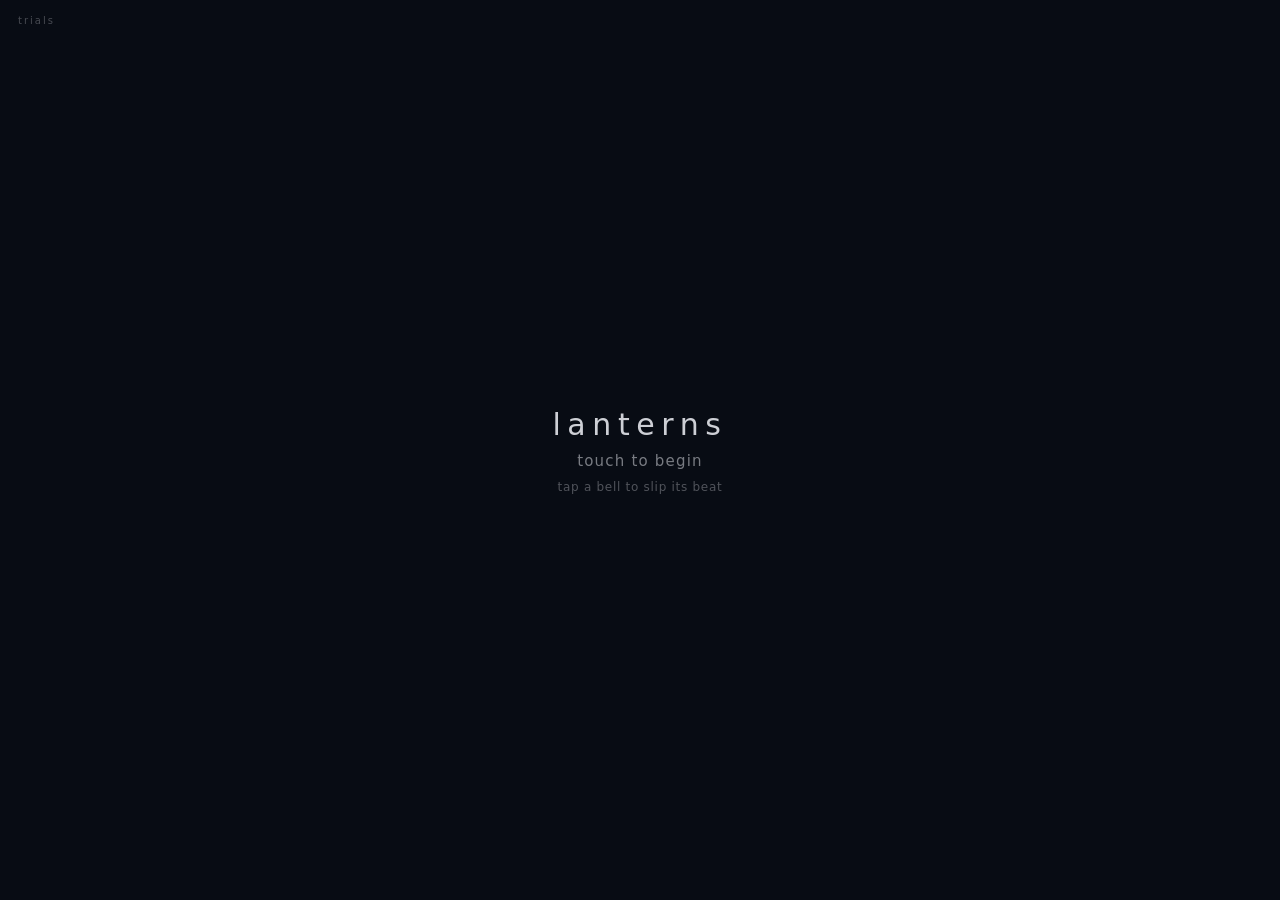
<file: lanterns/index.html>
<!DOCTYPE html>
<html lang="en">
<head>
  <meta charset="UTF-8">
  <meta name="viewport" content="width=device-width, initial-scale=1.0, viewport-fit=cover">
  <title>lanterns</title>
  <link rel="stylesheet" href="../shared/theme.css">
  <style>
    .begin-screen { flex-direction: column; gap: 10px; }
    .begin-screen .name { font-size: 30px; letter-spacing: 0.22em; color: rgba(232,234,240,0.88); }
    .begin-screen .hint { font-size: 12px; letter-spacing: 0.06em; color: rgba(232,234,240,0.32); }
    .back {
      position: fixed; top: 16px; left: 18px; z-index: 2;
      font: 400 10px/1 system-ui; letter-spacing: 0.2em; text-transform: lowercase;
      color: rgba(232,234,240,0.28); text-decoration: none;
    }
    .back:hover { color: rgba(232,234,240,0.5); }
  </style>
</head>
<body>
  <a class="back" href="../soon/">trials</a>
  <canvas id="canvas"></canvas>
  <div class="begin-screen" id="begin">
    <div class="name">lanterns</div>
    <div>touch to begin</div>
    <div class="hint">tap a bell to slip its beat</div>
  </div>
  <script src="../shared/audio.js"></script>
  <script>
  'use strict';

  const canvas = document.getElementById('canvas');
  let ctx, W, H, t0 = 0;

  function setupCanvas() {
    const dpr = window.devicePixelRatio || 1;
    const rect = canvas.getBoundingClientRect();
    W = rect.width; H = rect.height;
    canvas.width = W * dpr; canvas.height = H * dpr;
    ctx = canvas.getContext('2d');
    ctx.scale(dpr, dpr);
  }

  let voices = 0;

  function initAudio() {
    Audio.init({
      master: 0.30, warmth: 3800, warmthQ: 0.45,
      reverb: 0.50, reverbSecs: 2.1, reverbDecay: 2.1,
      delay: 0.16, delayTime: 0.22, delayFeedback: 0.30,
    });
  }

  function playNote(midi, vol = 0.14, dur = 1.35) {
    if (!Audio.ready() || voices >= 10) return;
    Audio.resume();
    voices++; setTimeout(() => voices--, (dur + 0.2) * 1000);
    Audio.tone({
      midi, vol, attack: 0.04, decay: dur, oct: 0.12,
      filtOpen: 3200, filtClose: 420, filtTime: 0.28,
    });
  }

  function playFlash(midi) {
    Audio.tick({ vol: 0.12, dur: 0.01, hp: 2100 });
    Audio.ping({ freq: Audio.freq(midi) * 2, q: 16, vol: 2.0, decay: 0.18 });
  }

  const SCALE = [60, 64, 67, 72];
  const HUES  = [198, 168, 42, 268];
  let lanterns = [];
  let flashes = [];
  let chords = [];
  let lastFires = [];

  function layout() {
    const cx = W * 0.5, cy = H * 0.5;
    const spread = Math.min(W, H) * 0.22;
    const r = Math.min(W, H) * 0.09;
    const spots = [
      { x: cx,            y: cy - spread * 1.05 },
      { x: cx - spread,   y: cy + spread * 0.15 },
      { x: cx + spread,   y: cy + spread * 0.15 },
      { x: cx,            y: cy + spread * 1.12 },
    ];
    const periods = [1.72, 2.18, 2.64, 1.96];
    lanterns = spots.map((s, i) => ({
      x: s.x, y: s.y, r,
      period: periods[i],
      phase: i * 0.23,
      midi: SCALE[i],
      hue: HUES[i],
      bloom: 0,
      slip: 0,
    }));
  }

  function bloomOf(phase) {
    const p = ((phase % 1) + 1) % 1;
    const dist = Math.min(p, 1 - p);
    const near = Math.max(0, 1 - dist / 0.14);
    return near * near;
  }

  function fireLantern(L, now, slipped) {
    L.bloom = 1;
    playFlash(L.midi);
    playNote(L.midi, slipped ? 0.18 : 0.11, slipped ? 1.5 : 1.2);
    lastFires.push({ t: now, midi: L.midi, x: L.x, y: L.y, hue: L.hue });
    lastFires = lastFires.filter(f => now - f.t < 220);
    const others = lastFires.filter(f => f !== lastFires.at(-1));
    if (others.length) {
      Audio.tone({
        midi: L.midi + 7, vol: 0.14, attack: 0.03, decay: 1.6, oct: 0.08,
        filtOpen: 2800, filtClose: 360, at: 0.06,
      });
      Audio.tone({
        midi: others[0].midi, vol: 0.10, attack: 0.04, decay: 1.5,
        filtOpen: 2400, filtClose: 320, at: 0.12,
      });
      chords.push({
        ax: others[0].x, ay: others[0].y,
        bx: L.x, by: L.y,
        hue: (others[0].hue + L.hue) * 0.5,
        life: 1,
      });
    }
    flashes.push({ x: L.x, y: L.y, r: L.r, hue: L.hue, life: 1 });
  }

  function update(dt, now) {
    for (const L of lanterns) {
      const prev = L.phase;
      L.phase += dt / L.period;
      L.bloom *= Math.pow(0.12, dt);
      L.slip *= Math.pow(0.08, dt);
      if (prev < 1 && L.phase >= 1) {
        L.phase -= 1;
        fireLantern(L, now, false);
      }
    }
    for (let i = flashes.length; i--;) {
      flashes[i].life -= dt * 1.35;
      if (flashes[i].life <= 0) flashes.splice(i, 1);
    }
    for (let i = chords.length; i--;) {
      chords[i].life -= dt * 0.85;
      if (chords[i].life <= 0) chords.splice(i, 1);
    }
  }

  function drawBell(L, open) {
    const w = L.r * (0.92 + open * 0.38);
    const h = L.r * (0.62 - open * 0.08);
    ctx.beginPath();
    ctx.moveTo(-w, 8);
    ctx.quadraticCurveTo(-w * 0.95, -h, 0, -h * 1.05);
    ctx.quadraticCurveTo(w * 0.95, -h, w, 8);
    ctx.quadraticCurveTo(0, 18 + open * 10, -w, 8);
    ctx.closePath();
  }

  function draw() {
    ctx.fillStyle = 'rgba(8,12,20,0.22)';
    ctx.fillRect(0, 0, W, H);
    const now = performance.now();

    for (const c of chords) {
      const a = c.life * 0.45;
      ctx.save();
      ctx.strokeStyle = `hsla(${c.hue},80%,72%,${a})`;
      ctx.lineWidth = 1.2;
      ctx.shadowBlur = 18; ctx.shadowColor = `hsla(${c.hue},80%,70%,${a})`;
      ctx.beginPath();
      ctx.moveTo(c.ax, c.ay); ctx.lineTo(c.bx, c.by);
      ctx.stroke();
      ctx.restore();
    }

    for (const L of lanterns) {
      const open = Math.max(bloomOf(L.phase), L.bloom, L.slip);
      const orbit = L.r * 1.85;
      ctx.beginPath();
      ctx.arc(L.x, L.y, orbit, 0, Math.PI * 2);
      ctx.strokeStyle = `hsla(${L.hue},50%,70%,0.10)`;
      ctx.lineWidth = 1;
      ctx.stroke();

      const ang = L.phase * Math.PI * 2 - Math.PI / 2;
      ctx.beginPath();
      ctx.arc(L.x + Math.cos(ang) * orbit, L.y + Math.sin(ang) * orbit, 2.2 + open * 2, 0, Math.PI * 2);
      ctx.fillStyle = `hsla(${L.hue},80%,78%,${0.35 + open * 0.55})`;
      ctx.fill();

      ctx.save();
      ctx.translate(L.x, L.y);
      const tentN = 5;
      for (let k = 0; k < tentN; k++) {
        const u = (k / (tentN - 1) - 0.5);
        const baseX = u * L.r * 0.7;
        const sway = Math.sin(now * 0.0018 + k * 1.3 + L.phase * 4) * (6 + open * 8);
        ctx.beginPath();
        ctx.moveTo(baseX, 10);
        ctx.quadraticCurveTo(baseX + sway * 0.4, L.r * 0.9, baseX + sway, L.r * (1.55 + open * 0.35));
        ctx.strokeStyle = `hsla(${L.hue},70%,70%,${0.18 + open * 0.28})`;
        ctx.lineWidth = 1.1;
        ctx.stroke();
      }

      ctx.save();
      ctx.shadowBlur = 16 + open * 22;
      ctx.shadowColor = `hsla(${L.hue},85%,68%,${0.35 + open * 0.5})`;
      drawBell(L, open);
      ctx.fillStyle = `hsla(${L.hue},70%,${62 + open * 16}%,${0.22 + open * 0.45})`;
      ctx.fill();
      ctx.restore();

      drawBell(L, open);
      ctx.strokeStyle = `hsla(${L.hue},60%,80%,${0.35 + open * 0.5})`;
      ctx.lineWidth = 1.15;
      ctx.stroke();
      ctx.restore();
    }

    for (const f of flashes) {
      ctx.beginPath();
      ctx.arc(f.x, f.y, f.r * (1.4 + (1 - f.life) * 1.8), 0, Math.PI * 2);
      ctx.strokeStyle = `hsla(${f.hue},80%,78%,${0.35 * f.life})`;
      ctx.lineWidth = 1.2;
      ctx.stroke();
    }
  }

  function nearest(x, y) {
    let best = null, bestD = 1e9;
    for (const L of lanterns) {
      const d = Math.hypot(x - L.x, y - L.y);
      if (d < bestD) { bestD = d; best = L; }
    }
    return bestD < Math.min(W, H) * 0.22 ? best : null;
  }

  function onTap(x, y) {
    const L = nearest(x, y);
    if (!L) return;
    L.phase = 0;
    L.slip = 1;
    fireLantern(L, performance.now(), true);
  }

  function loop(ts) {
    if (!t0) t0 = ts;
    const dt = Math.min((ts - t0) / 1000, 0.05);
    t0 = ts;
    update(dt, ts);
    draw();
    requestAnimationFrame(loop);
  }

  function begin(e) {
    initAudio();
    setupCanvas();
    layout();
    window.addEventListener('resize', () => { setupCanvas(); layout(); });
    canvas.addEventListener('pointerdown', ev => {
      const r = canvas.getBoundingClientRect();
      onTap(ev.clientX - r.left, ev.clientY - r.top);
    });
    const r = canvas.getBoundingClientRect();
    onTap(e.clientX - r.left, e.clientY - r.top);
    const beginEl = document.getElementById('begin');
    beginEl.style.opacity = '0';
    setTimeout(() => beginEl.remove(), 700);
    requestAnimationFrame(loop);
  }

  canvas.addEventListener('pointerdown', begin, { once: true });
  </script>
</body>
</html>
</file>
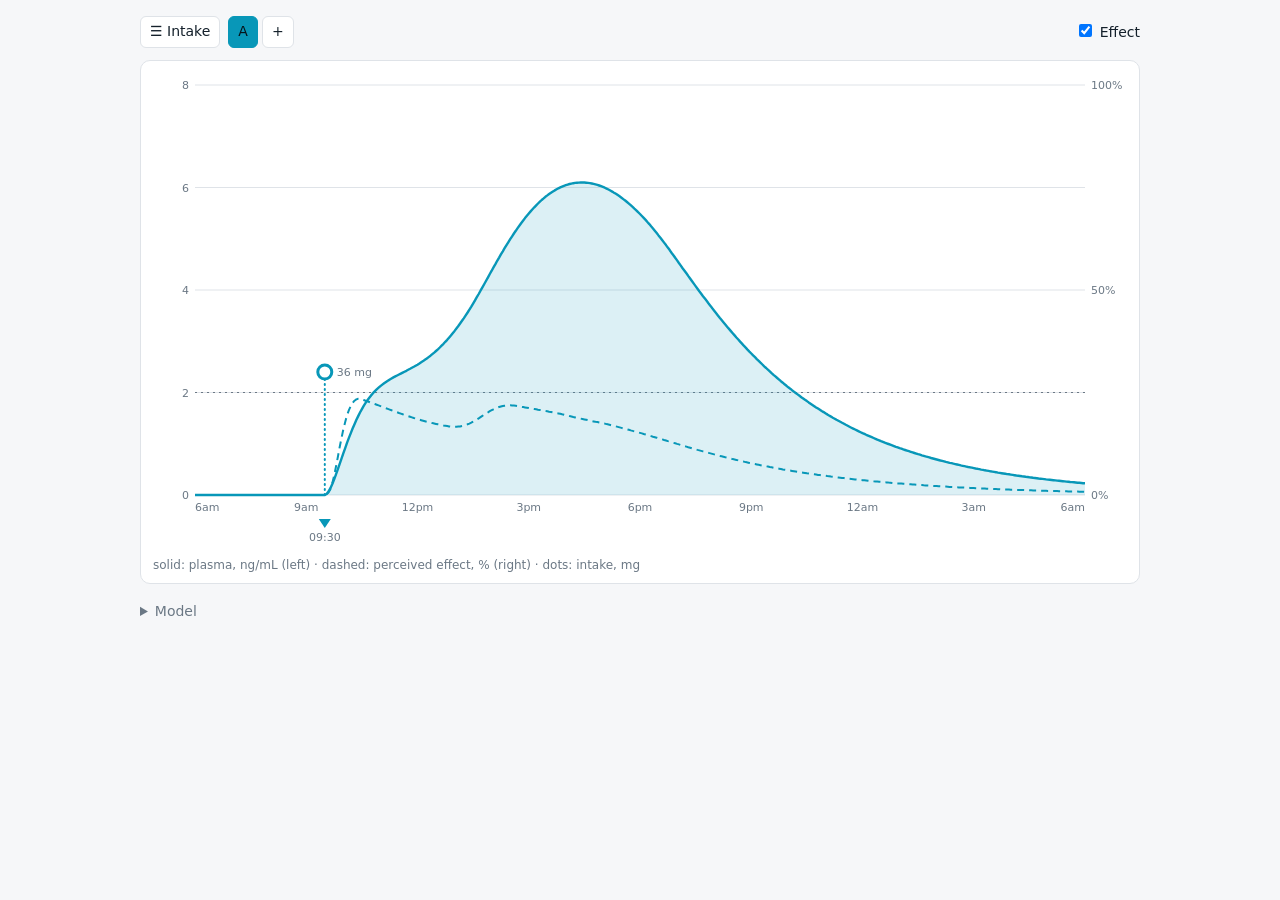
<file: mph/index.html>
<!doctype html>
<html lang="en"><head><meta charset="utf-8">
<meta name="viewport" content="width=device-width, initial-scale=1, viewport-fit=cover">
<title>Methylphenidate intake model</title>
<style>
:root{--bg:#f6f7f9;--sf:#fff;--fg:#14202b;--mut:#6b7885;--ln:#dfe3e8;--a:#0897b8;--b:#f25c05;--c:#8e5fd6;color-scheme:light;box-sizing:border-box;padding-top:env(safe-area-inset-top,0px);padding-bottom:env(safe-area-inset-bottom,0px)}
@media(prefers-color-scheme:dark){:root:not([data-theme="light"]){--bg:#0e141b;--sf:#161e27;--fg:#e8edf2;--mut:#8a97a4;--ln:#27323d;--a:#1fe3ff;--b:#ff7a1a;--c:#b58cff;color-scheme:dark}}
:root[data-theme="dark"]{--bg:#0e141b;--sf:#161e27;--fg:#e8edf2;--mut:#8a97a4;--ln:#27323d;--a:#1fe3ff;--b:#ff7a1a;--c:#b58cff;color-scheme:dark}
html,body{height:100%}body{margin:0;background:var(--bg);color:var(--fg);font:14px/1.4 system-ui,-apple-system,"Segoe UI",sans-serif}
main{max-width:1000px;margin:0 auto;padding:16px}
button,select,input{font:inherit;color:inherit;background:var(--sf);border:1px solid var(--ln);border-radius:6px;padding:5px 9px}
button{cursor:pointer}button:hover{border-color:var(--mut)}
.bar{display:flex;gap:8px;align-items:center;flex-wrap:wrap;margin-bottom:12px}.bar .sp{flex:1}
.tabs{display:flex;gap:4px}.tabs button[aria-pressed=true]{background:var(--fg);color:var(--bg);border-color:var(--fg)}
.tabs button[aria-pressed=true][data-k=A]{background:var(--a);border-color:var(--a);color:#06141a}
.tabs button[aria-pressed=true][data-k=B]{background:var(--b);border-color:var(--b);color:#1a0a00}
.tabs button[aria-pressed=true][data-k=C]{background:var(--c);border-color:var(--c);color:#12071f}
.card{background:var(--sf);border:1px solid var(--ln);border-radius:10px;padding:10px;position:relative}
#chart svg{display:block;width:100%}.txt{font-size:11px;fill:var(--mut)}
.leg{color:var(--mut);font-size:12px;margin:6px 2px 0}
#tip{position:absolute;pointer-events:none;background:var(--sf);border:1px solid var(--ln);border-radius:6px;padding:6px 8px;font-size:12px;white-space:nowrap;box-shadow:0 4px 14px rgba(0,0,0,.18)}
table{width:100%;border-collapse:collapse;margin-top:12px;font-variant-numeric:tabular-nums}
th,td{text-align:right;padding:6px 8px;border-top:1px solid var(--ln)}th{border:0}th:first-child,td:first-child{text-align:left;color:var(--mut)}
details{margin-top:12px;color:var(--mut)}summary{cursor:pointer;padding:6px 0}
.sl{display:grid;grid-template-columns:repeat(auto-fill,minmax(220px,1fr));gap:10px 18px;margin-top:8px}.sl label{display:flex;flex-direction:column;gap:2px;font-size:12px}.sl output{color:var(--fg);float:right}
#side{position:fixed;left:0;top:0;bottom:0;width:min(420px,94vw);z-index:9;background:var(--sf);border-right:1px solid var(--ln);box-shadow:6px 0 28px rgba(8,16,28,.25);overflow-y:auto;padding:calc(14px + env(safe-area-inset-top,0px)) 14px 20px;box-sizing:border-box}
#side[hidden]{display:none}
#side h3{display:flex;align-items:center;gap:8px;margin:18px 0 6px;font-size:14px}#side h3 i{width:10px;height:10px;border-radius:50%}#side h3 .sp{flex:1}
.row{display:grid;grid-template-columns:34px minmax(0,1fr) 74px 92px 28px;gap:6px;align-items:center;margin-bottom:6px}
.row .n{color:var(--mut);font-size:12px}.row input,.row select{width:100%;box-sizing:border-box;padding:5px 4px}.row .amt{color:var(--mut);font-size:12px;text-align:right}
.row button{padding:3px 0}
.dz{cursor:grab;touch-action:none}.dz.x{cursor:ew-resize}
</style></head><body>
<aside id="side" hidden><div class="bar"><b>Intake</b><span class="sp"></span><button id="close" aria-label="Close">&times;</button></div><div id="sb"></div><p><button id="addsc">+ Scenario</button></p></aside>
<main>
<div class="bar"><button id="menu">&#9776; Intake</button><div class="tabs" id="tabs"></div><span class="sp"></span><label><input type="checkbox" id="eff" checked> Effect</label></div>
<div class="card"><div id="chart"></div><div class="leg">solid: plasma, ng/mL (left) &middot; dashed: perceived effect, % (right) &middot; dots: intake, mg</div><div id="tip" hidden></div></div>
<div id="cmp"></div>
<details><summary>Model</summary><div class="sl" id="model"></div></details>
</main>
<script>
(function(){
var KA=1.2,S=.47,SS=.425,LAG=1,TP=4,TEND=9,T0=6,SPAN=24,STEP=.05,N=Math.round(SPAN/STEP)+1;
var P={half:2.5,thr:2,share:.22,tau:.5,cut:1.2,pw:3,gain:.9,pers:3,adapt:.8,trick:.1,zone:.35};
var SLID=[['half','Half-life, h',2,4.5,.1],['thr','Low line, ng/mL',.2,4,.1],['cut','Fast-rise cutoff',.3,5,.1],['pw','Slope power',1,6,.1],['gain','Boost',.2,3,.1],['pers','Persistence, h',.5,8,.5],['adapt','Adaptation',0,1,.01],['trick','Trickle',0,.6,.01],['zone','Zone level',.1,.9,.01],['share','Layer 1 share',.1,.6,.01],['tau','Exposed release, h',.3,6,.1]];
var NAMES={shell:'shell',core4:'core \u00bc',shellc1:'shell + C1',c2h:'C2/2'};
var MEDS=[['c36','Concerta 36'],['c54','Concerta 54'],['ir','Ritalin IR']];
[36,54].forEach(function(s){Object.keys(NAMES).forEach(function(k){MEDS.push(['p'+s+':'+k,'C'+s+' '+NAMES[k]]);});});
var SC={A:[{med:'c36',mg:10,time:'09:30'}]},view='A',eff=true,G=null,drag=null,cache={};
var $=function(i){return document.getElementById(i);},ids=function(){return['A','B','C'].filter(function(k){return SC[k];});};
var pad=function(n){return(n<10?'0':'')+n;},fm=function(v){var r=Math.round(v*10)/10;return r%1?r.toFixed(1):String(r);};
function hrs(t){var p=String(t).split(':'),h=(+p[0]||0)+(+p[1]||0)/60;return h<T0?h+24:h;}
function clock(t){var h=(T0+t)%24,hh=Math.floor(h),mm=Math.round((h-hh)*60);if(mm===60){hh=(hh+1)%24;mm=0;}return pad(hh)+':'+pad(mm);}
function tick(h){var x=((h%24)+24)%24;return(x%12||12)+(x<12?'am':'pm');}
function amt(d){if(d.med==='ir')return+d.mg||0;if(d.med==='c36')return 36;if(d.med==='c54')return 54;var p=d.med.slice(1).split(':'),s=+p[0],k=p[1];
 return k==='shell'?.22*s:k==='core4'?.25*.78*s:k==='shellc1'?.22*s+.78*s*P.share:.5*.78*s*(1-P.share);}
function sim(fn){var ke=Math.log(2)/P.half,dt=.025,g=0,a=0,o=new Float64Array(N),n=Math.round(STEP/dt);
 for(var i=0;i<N;i++){o[i]=SS*a;for(var j=0;j<n;j++){var t=(i*n+j)*dt;g+=(fn(t)-KA*g)*dt;a+=(KA*g-ke*a)*dt;}}return o;}
function base(d){var key=d.med+'|'+(d.med==='ir'?d.mg:0)+'|'+P.half+'|'+P.share+'|'+P.tau;if(cache[key])return cache[key];var b;
 if(d.med==='ir'){var ke=Math.log(2)/P.half,mg=+d.mg||0;b=new Float64Array(N);for(var i=0;i<N;i++){var t=i*STEP;b[i]=S*mg*KA/(KA-ke)*(Math.exp(-ke*t)-Math.exp(-KA*t));}}
 else if(d.med[0]==='c'){var m=d.med==='c36'?36:54,w=TEND-LAG,p=TP-LAG;b=sim(function(t){var u=t-LAG,tr=0;if(u>0)tr=u<p?u/p:(u<w?(w-u)/(w-p):0);return .22*m*3*Math.exp(-3*t)+.78*m*tr/(.5*w);});}
 else{var q=d.med.slice(1).split(':'),s=+q[0],k=q[1],sh=(k==='shell'||k==='shellc1')?.22*s:0,co=k==='core4'?.25*.78*s:k==='shellc1'?.78*s*P.share:k==='c2h'?.5*.78*s*(1-P.share):0,kr=Math.log(2)/P.tau;
  b=sim(function(t){return sh*3*Math.exp(-3*t)+co*kr*Math.exp(-kr*t);});}
 if(Object.keys(cache).length>300)cache={};return cache[key]=b;}
function samp(b,t){var f=t/STEP,i=Math.floor(f);if(i>=N-1)return b[N-1];var r=f-i;return b[i]*(1-r)+b[i+1]*r;}
function run(list){var tot=new Float64Array(N),i,mg=0;
 list.forEach(function(d){var b=base(d),off=hrs(d.time)-T0;mg+=amt(d);for(i=0;i<N;i++){var t=i*STEP-off;if(t>=0)tot[i]+=samp(b,t);}});
 var per=new Float64Array(N),mem=0,ad=0,kd=Math.log(2)/P.pers,pk=0,pt=0,last=-1,zt=0,pe=0,inten=function(v){return Math.pow(Math.max(0,Math.min(1,v/(2*P.cut))),P.pw);};
 for(i=0;i<N;i++){var i0=Math.max(0,i-3),i1=Math.min(N-1,i+3),iv=inten((tot[i1]-tot[i0])/((i1-i0)*STEP)),dr=Math.max(0,iv-P.adapt*ad);
  ad+=(iv-ad)/1.5*STEP;mem+=(P.gain*dr*(1-mem)-kd*mem)*STEP;per[i]=Math.min(1,mem+P.trick*Math.min(1,tot[i]/6)*(1-mem));
  if(tot[i]>pk){pk=tot[i];pt=i*STEP;}if(tot[i]>=P.thr)last=i;if(per[i]>pe)pe=per[i];if(per[i]>=P.zone)zt+=STEP;}
 var cross=null;if(last>=0&&last<N-1)cross=(last+(tot[last]-P.thr)/Math.max(tot[last]-tot[last+1],1e-9))*STEP;
 return{tot:tot,per:per,mg:mg,peak:pk,pt:pt,last:last,cross:cross,zt:zt,pe:pe,n:list.length};}
function dur(h){var m=Math.round(h*60);return Math.floor(m/60)+'h'+(m%60?pad(m%60):'');}
function nice(v){var st=[.5,1,2,2.5,5,10],t=Math.max(v*1.12,1),s=1;for(var i=0;i<st.length;i++){s=st[i];if(t/s<=5)break;}return{max:Math.ceil(t/s)*s,step:s};}
var COL={A:'var(--a)',B:'var(--b)',C:'var(--c)'};

function draw(){
 var shown=view==='cmp'?ids():[view],R={};shown.forEach(function(k){R[k]=run(SC[k]);});
 var el=$('chart'),W=Math.max(300,el.clientWidth),H=Math.round(Math.min(480,Math.max(300,W*.5))),m={l:44,r:eff?44:14,t:14,b:56};
 var pw=W-m.l-m.r,ph=H-m.t-m.b,ay=m.t+ph,pk=0;shown.forEach(function(k){pk=Math.max(pk,R[k].peak);});
 var nm=nice(pk),X=function(t){return m.l+t/SPAN*pw;},Y=function(v){return ay-v/nm.max*ph;},E=function(v){return ay-v*ph;},D=function(g){return ay-g/60*ph*.5;};
 var o=['<svg viewBox="0 0 '+W+' '+H+'" height="'+H+'" role="img" aria-label="Modelled plasma level and perceived effect">'],v,h,single=view!=='cmp';
 for(v=0;v<=nm.max+1e-9;v+=nm.step){o.push('<line x1="'+m.l+'" x2="'+(W-m.r)+'" y1="'+Y(v)+'" y2="'+Y(v)+'" stroke="var(--ln)"/><text class="txt" x="'+(m.l-6)+'" y="'+(Y(v)+4)+'" text-anchor="end">'+fm(v)+'</text>');}
 if(eff)[0,.5,1].forEach(function(q){o.push('<text class="txt" x="'+(W-m.r+6)+'" y="'+(E(q)+4)+'">'+Math.round(q*100)+'%</text>');});
 for(h=0;h<=SPAN;h+=3)o.push('<text class="txt" x="'+X(h)+'" y="'+(ay+16)+'" text-anchor="'+(h===0?'start':h===SPAN?'end':'middle')+'">'+tick(T0+h)+'</text>');
 if(P.thr<=nm.max)o.push('<line x1="'+m.l+'" x2="'+(W-m.r)+'" y1="'+Y(P.thr)+'" y2="'+Y(P.thr)+'" stroke="var(--mut)" stroke-dasharray="2 4"/>');
 var pts=function(a,f){var r=[];for(var i=0;i<N;i++)r.push(X(i*STEP).toFixed(1)+','+f(a[i]).toFixed(1));return r.join(' ');};
 shown.forEach(function(k){var r=R[k],c=COL[k];
  if(single)o.push('<polygon points="'+pts(r.tot,Y)+' '+X(SPAN)+','+ay+' '+X(0)+','+ay+'" fill="'+c+'" fill-opacity=".14"/>');
  o.push('<polyline points="'+pts(r.tot,Y)+'" fill="none" stroke="'+c+'" stroke-width="2.4" stroke-linejoin="round"/>');
  if(eff)o.push('<polyline points="'+pts(r.per,E)+'" fill="none" stroke="'+c+'" stroke-width="2" stroke-dasharray="7 5" stroke-linejoin="round"/>');});
 o.push('<line id="xh" y1="'+m.t+'" y2="'+ay+'" stroke="var(--mut)" visibility="hidden"/><rect id="hit" x="'+m.l+'" y="'+m.t+'" width="'+pw+'" height="'+ph+'" fill="transparent"/>');
 G={l:m.l,pw:pw,ay:ay,ph:ph,k:view};
 if(single)SC[view].forEach(function(d,i){var px=X(hrs(d.time)-T0),py=D(amt(d)),ir=d.med==='ir',c=COL[view];
  o.push('<g class="dz'+(ir?'':' x')+'" data-i="'+i+'" data-m="'+(ir?'xy':'x')+'"><line x1="'+px+'" x2="'+px+'" y1="'+ay+'" y2="'+py+'" stroke="'+c+'" stroke-width="2" stroke-dasharray="1 4" stroke-linecap="round"/><circle cx="'+px+'" cy="'+py+'" r="16" fill="transparent"/><circle cx="'+px+'" cy="'+py+'" r="7" fill="var(--sf)" stroke="'+c+'" stroke-width="3"/><text class="txt" x="'+(px+12)+'" y="'+(py+4)+'">'+fm(amt(d))+' mg</text></g>');
  o.push('<g class="dz x" data-i="'+i+'" data-m="x"><rect x="'+(px-14)+'" y="'+(ay+20)+'" width="28" height="30" fill="transparent"/><path d="M'+(px-6)+' '+(ay+24)+'l6 9 6-9z" fill="'+c+'"/><text class="txt" x="'+px+'" y="'+(ay+46)+'" text-anchor="middle">'+d.time+'</text></g>');});
 o.push('</svg>');el.innerHTML=o.join('');
 var hit=$('hit'),xh=$('xh'),tip=$('tip');
 hit.addEventListener('pointermove',function(e){var r=el.getBoundingClientRect(),t=Math.min(Math.max((e.clientX-r.left-m.l)/pw*SPAN,0),SPAN),i=Math.round(t/STEP),xp=X(i*STEP);
  xh.setAttribute('x1',xp);xh.setAttribute('x2',xp);xh.setAttribute('visibility','visible');
  tip.innerHTML='<b>'+clock(i*STEP)+'</b>'+shown.map(function(k){return'<div style="color:'+COL[k]+'">'+k+' '+R[k].tot[i].toFixed(1)+' ng/mL'+(eff?' &middot; '+Math.round(R[k].per[i]*100)+'%':'')+'</div>';}).join('');
  tip.hidden=false;var cr=el.parentNode.getBoundingClientRect(),l=xp+r.left-cr.left+14;if(l+tip.offsetWidth>cr.width-6)l-=tip.offsetWidth+28;tip.style.left=Math.max(6,l)+'px';tip.style.top=(r.top-cr.top+m.t+6)+'px';});
 hit.addEventListener('pointerleave',function(){xh.setAttribute('visibility','hidden');tip.hidden=true;});
 var c=$('cmp');
 if(!single){var rows=[['Total dose',function(r){return fm(r.mg)+' mg';}],['Peak',function(r){return r.peak.toFixed(1)+' ng/mL';}],['Peak at',function(r){return r.n?clock(r.pt):'--';}],['Below line',function(r){return r.last<0?'--':r.cross===null?'after 06:00':clock(r.cross);}],['Peak effect',function(r){return Math.round(r.pe*100)+'%';}],['Time in zone',function(r){return dur(r.zt);}]];
  c.innerHTML='<div class="card" style="margin-top:12px;overflow-x:auto"><table><tr><th></th>'+shown.map(function(k){return'<th style="color:'+COL[k]+'">'+k+'</th>';}).join('')+'</tr>'+rows.map(function(r){return'<tr><td>'+r[0]+'</td>'+shown.map(function(k){return'<td>'+r[1](R[k])+'</td>';}).join('')+'</tr>';}).join('')+'</table></div>';}
 else c.innerHTML='';
}
function tabs(){var k=ids();if(view==='cmp'&&k.length<2)view=k[0];if(view!=='cmp'&&!SC[view])view='A';
 $('tabs').innerHTML=k.map(function(x){return'<button data-v="'+x+'" data-k="'+x+'" aria-pressed="'+(view===x)+'">'+x+'</button>';}).join('')+(k.length>1?'<button data-v="cmp" aria-pressed="'+(view==='cmp')+'">Compare</button>':'')+(k.length<3?'<button data-new="1" aria-label="Add scenario">+</button>':'');
 $('addsc').hidden=k.length>=3;}
function side(){$('sb').innerHTML=ids().map(function(k){var l=SC[k];
 return'<h3><i style="background:'+COL[k]+'"></i>Scenario '+k+'<span class="sp"></span><button data-add="'+k+'">+ intake</button>'+(k==='A'?'':'<button data-rm="'+k+'">remove</button>')+'</h3>'+
 l.map(function(d,i){return'<div class="row" data-k="'+k+'" data-i="'+i+'"><span class="n">'+(i+1)+'/'+l.length+'</span><select data-f="med">'+MEDS.map(function(x){return'<option value="'+x[0]+'"'+(x[0]===d.med?' selected':'')+'>'+x[1]+'</option>';}).join('')+'</select>'+
  (d.med==='ir'?'<input data-f="mg" type="number" min="2.5" max="60" step="2.5" value="'+d.mg+'" aria-label="mg">':'<span class="amt">'+fm(amt(d))+' mg</span>')+'<input data-f="time" type="time" value="'+d.time+'"><button data-del="1" aria-label="Remove intake">&times;</button></div>';}).join('')||'<p class="leg">No intake.</p>';}).join('');}
function all(){tabs();side();draw();}
$('side').addEventListener('input',function(e){var f=e.target.getAttribute('data-f'),r=e.target.closest('.row');if(!f||!r)return;var d=SC[r.getAttribute('data-k')][+r.getAttribute('data-i')];
 if(f==='time'){if(e.target.value)d.time=e.target.value;}else if(f==='mg'){var v=parseFloat(e.target.value);if(v>=0)d.mg=Math.min(v,120);}else{d.med=e.target.value;if(d.med==='ir'&&!d.mg)d.mg=10;side();}
 draw();});
$('side').addEventListener('click',function(e){var b=e.target.closest('button');if(!b)return;var k=b.getAttribute('data-add')||b.getAttribute('data-rm'),r=b.closest('.row');
 if(b.id==='addsc'){newSc();return;}
 if(b.hasAttribute('data-add')){var l=SC[k],t=l.length?hrs(l[l.length-1].time):8,mn=(Math.round(t*60)+180)%1440;l.push({med:'ir',mg:10,time:pad(Math.floor(mn/60))+':'+pad(mn%60)});}
 else if(b.hasAttribute('data-rm')){delete SC[k];}
 else if(r)SC[r.getAttribute('data-k')].splice(+r.getAttribute('data-i'),1);
 all();});
function newSc(){var k=['A','B','C'].filter(function(x){return!SC[x];})[0];if(!k)return;SC[k]=SC.A.map(function(d){return{med:d.med,mg:d.mg,time:d.time};});view=k;all();}
$('tabs').addEventListener('click',function(e){var b=e.target.closest('button');if(!b)return;if(b.hasAttribute('data-new'))return newSc();view=b.getAttribute('data-v');all();});
$('menu').addEventListener('click',function(){$('side').hidden=!$('side').hidden;});$('close').addEventListener('click',function(){$('side').hidden=true;});
$('eff').addEventListener('change',function(e){eff=e.target.checked;draw();});
$('chart').addEventListener('pointerdown',function(e){var g=e.target.closest?e.target.closest('.dz'):null;if(!g||!G||G.k==='cmp')return;
 drag={d:SC[G.k][+g.getAttribute('data-i')],xy:g.getAttribute('data-m')==='xy'};document.body.style.userSelect='none';$('tip').hidden=true;e.preventDefault();});
var pend=null;
window.addEventListener('pointermove',function(e){if(!drag)return;pend=e;requestAnimationFrame(function(){var ev=pend;pend=null;if(!ev||!drag)return;
 var r=$('chart').getBoundingClientRect(),t=Math.min(Math.max((ev.clientX-r.left-G.l)/G.pw*SPAN,0),SPAN-.1),mn=(Math.round((T0+t)*12)*5)%1440;
 drag.d.time=pad(Math.floor(mn/60))+':'+pad(mn%60);
 if(drag.xy){var mg=(G.ay-(ev.clientY-r.top))/(G.ph*.5)*60;drag.d.mg=Math.min(60,Math.max(2.5,Math.round(mg/2.5)*2.5));}
 side();draw();});});
function end(){drag=null;document.body.style.userSelect='';}window.addEventListener('pointerup',end);window.addEventListener('pointercancel',end);
$('model').innerHTML=SLID.map(function(s){return'<label>'+s[1]+'<output id="o-'+s[0]+'">'+P[s[0]]+'</output><input type="range" id="s-'+s[0]+'" min="'+s[2]+'" max="'+s[3]+'" step="'+s[4]+'" value="'+P[s[0]]+'"></label>';}).join('');
SLID.forEach(function(s){$('s-'+s[0]).addEventListener('input',function(e){P[s[0]]=parseFloat(e.target.value);$('o-'+s[0]).textContent=P[s[0]];if(s[0]==='share')side();draw();});});
var rt;if(window.ResizeObserver)new ResizeObserver(function(){clearTimeout(rt);rt=setTimeout(draw,60);}).observe($('chart'));
all();
})();
</script></body></html>
</file>
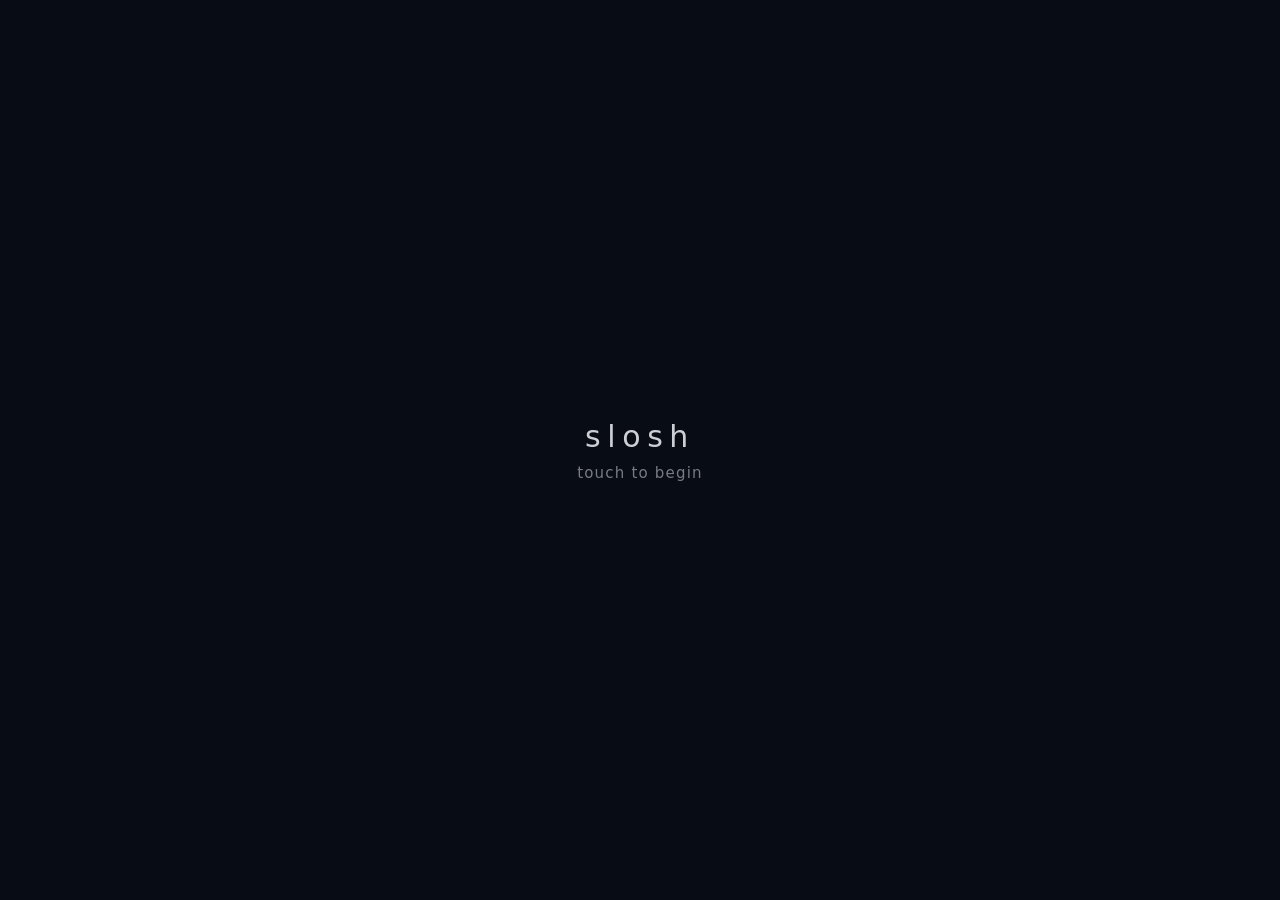
<file: slosh/index.html>
<!DOCTYPE html>
<html lang="en">
<head>
  <meta charset="UTF-8">
  <meta name="viewport" content="width=device-width, initial-scale=1.0, viewport-fit=cover">
  <title>slosh</title>
  <link rel="stylesheet" href="../shared/theme.css">
  <style>
    .begin-screen { flex-direction: column; gap: 10px; }
    .begin-screen .name { font-size: 30px; letter-spacing: 0.22em; color: rgba(232,234,240,0.88); }
    .modes {
      position: fixed;
      bottom: max(16px, env(safe-area-inset-bottom));
      left: 50%;
      transform: translateX(-50%);
      z-index: 2;
      display: none;
      gap: 2px;
      padding: 3px;
      background: rgba(8, 12, 20, 0.78);
      border: 1px solid rgba(160, 196, 255, 0.12);
      font: 400 10px/1 system-ui;
      letter-spacing: 0.16em;
      text-transform: lowercase;
      user-select: none;
      pointer-events: auto;
      touch-action: manipulation;
    }
    .modes[data-on="1"] { display: flex; }
    .modes button {
      appearance: none;
      min-width: 72px;
      min-height: 44px;
      padding: 0 14px;
      border: 0;
      background: transparent;
      color: rgba(232, 234, 240, 0.38);
      letter-spacing: 0.16em;
      text-transform: lowercase;
      cursor: pointer;
      -webkit-tap-highlight-color: transparent;
      touch-action: manipulation;
    }
    .modes button[aria-checked="true"] {
      background: rgba(160, 196, 255, 0.12);
      color: rgba(232, 234, 240, 0.88);
    }
    .modes button:focus-visible {
      outline: 1px solid rgba(160, 196, 255, 0.55);
      outline-offset: 2px;
    }
  </style>
</head>
<body>
  <canvas id="canvas" aria-label="slosh. press the gel to squish it, pluck the rim to wobble it, pull a drop to sling it."></canvas>
  <div class="begin-screen" id="begin">
    <div class="name">slosh</div>
    <div>touch to begin</div>
  </div>
  <div class="modes" id="modes" role="radiogroup" aria-label="feel" data-on="0">
    <button type="button" role="radio" aria-checked="true" data-mode="tow" title="taut pocket sling. Z">tow</button>
    <button type="button" role="radio" aria-checked="false" data-mode="lead" title="heavy punches. X">lead</button>
    <button type="button" role="radio" aria-checked="false" data-mode="soak" title="deep well, stained film. C">soak</button>
  </div>
  <script src="../shared/audio.js"></script>
  <script>
  'use strict';

  const canvas = document.getElementById('canvas');
  let ctx, W, H;
  const reduceMotion = matchMedia('(prefers-reduced-motion: reduce)').matches;

  // Finger squish is a hold-collider + rim pluck (original slosh). Balls still
  // punch the wall and stamp the film; a held drop bulges the drawn rim with
  // the traveling edge-wave so the Verlet mesh stays smooth while slinging.
  //   dentPress  how hard empty-gel press yields the membrane
  //   mass       scales collisions and wall punches
  //   ballSkin   + hills / wake, − colored dimples
  //   slingK     snap toward the grab-anchor on release
  const MODES = {
    tow: {
      grab: 'orb', grabPad: 40, follow: 0.14, slingK: 0.24, flick: 0.58,
      maxStretch: 0.38, cap: 9.5, bounce: 0.84, damp: 0.993, pullOut: 36,
      wallPush: 13, ballBounce: 0.86, tetherPull: 0.38, dentPress: 9,
      well: 1.12, gather: 0.72, filament: 1, mass: 1.35, ballSkin: 0.62,
    },
    lead: {
      grab: 'orb', grabPad: 42, follow: 0.10, slingK: 0.20, flick: 0.38,
      maxStretch: 0.40, cap: 8.2, bounce: 0.72, damp: 0.994, pullOut: 38,
      wallPush: 20, ballBounce: 0.78, tetherPull: 0.30, dentPress: 10,
      well: 1.08, gather: 0.50, filament: 1, mass: 1.85, ballSkin: 0.95,
    },
    soak: {
      grab: 'orb', grabPad: 38, follow: 0.13, slingK: 0.18, flick: 0.45,
      maxStretch: 0.34, cap: 7.6, bounce: 0.80, damp: 0.992, pullOut: 34,
      wallPush: 11, ballBounce: 0.84, tetherPull: 0.26, dentPress: 13,
      well: 1.28, gather: 1.05, filament: 1, mass: 1.28, ballSkin: -0.72,
    },
  };
  let modeId = 'tow';
  let mode = MODES.tow;

  function setMode(id) {
    if (!MODES[id]) return;
    if (grabbing) {
      grabbing.held = false;
      grabbing = null;
    }
    grabAnchor = null;
    pointerDown = false;
    modeId = id;
    mode = MODES[id];
    try { sessionStorage.setItem('slosh-mode', id); } catch (_) {}
    const group = document.getElementById('modes');
    if (!group) return;
    group.querySelectorAll('[role="radio"]').forEach(btn => {
      btn.setAttribute('aria-checked', btn.dataset.mode === id ? 'true' : 'false');
    });
  }

  function setupCanvas() {
    const dpr = window.devicePixelRatio || 1;
    const rect = canvas.getBoundingClientRect();
    W = rect.width; H = rect.height;
    canvas.width  = W * dpr;
    canvas.height = H * dpr;
    ctx = canvas.getContext('2d');
    ctx.scale(dpr, dpr);
  }

  // ─── Audio ────────────────────────────────────────────────────────────────
  // Drone follows poke (depth → delay send). Nucleus hits = detent + watery pluck.
  let voice = null;
  let activeVoices = 0;
  let depthSmoothed = 0, roughSmoothed = 0;

  function initAudio() {
    Audio.init({
      master: 0.28, warmth: 4200,
      reverb: 0.40, reverbSecs: 1.8, reverbDecay: 2.0,
      delay: 0.10, delayTime: 0.24, delayFeedback: 0.38,
    });
    const c = Audio.ctx;
    const osc = c.createOscillator();
    const harm = c.createOscillator();
    const hg = c.createGain();
    const filt = c.createBiquadFilter();
    const g = c.createGain();
    osc.type = 'sine'; osc.frequency.value = 196;
    harm.type = 'sine'; harm.frequency.value = 392;
    hg.gain.value = 0.05;
    filt.type = 'lowpass'; filt.frequency.value = 720; filt.Q.value = 1.1;
    g.gain.value = 0.0001;
    osc.connect(filt); harm.connect(hg); hg.connect(filt);
    filt.connect(g); Audio.out(g);
    osc.start(); harm.start();
    voice = { osc, harm, hg, filt, g };
  }

  function playNote(midi, vol = 0.12, dur = 0.8, hit = false) {
    if (!Audio.ready() || activeVoices >= 8) return;
    Audio.resume();
    activeVoices++;
    setTimeout(() => activeVoices--, (dur + 0.2) * 1000);
    if (hit) Audio.tick({ vol: Math.min(0.16, vol * 1.2), dur: 0.01, hp: 1200 });
    Audio.tone({
      midi, vol, attack: 0.04, decay: dur, harm: 0.04,
      filtOpen: 2800, filtClose: 380, filtTime: 0.18,
    });
  }

  // ─── Blob physics (Verlet soft-body) ──────────────────────────────────────
  const geo = {
    limit: (c, m) => { const l = Math.sqrt(c.x*c.x+c.y*c.y); return l>m ? {x:c.x/l*m,y:c.y/l*m} : c; },
    lineNormal: (x1,y1,x2,y2) => ({x:y2-y1, y:-(x2-x1)}),
    polyArea: p => { let a=0,n=p.length; for(let i=1;i<=n;i++) a+=p[i%n].x*(p[(i+1)%n].y-p[(i-1)%n].y); return a/2; },
  };

  class HG {
    constructor(w,h,cs) {
      this.cs=cs; this.g=new Map();
      for(let y=0;y<h/cs;y++) for(let x=0;x<w/cs;x++) this.g.set(x+','+y,new Set());
    }
    idx(v)   { return (v/this.cs)|0; }
    key(x,y) { return this.idx(x)+','+this.idx(y); }
    add(v)   { const k=this.key(v.x,v.y); return this.g.has(k)?this.g.get(k).add(v):this.g.set(k,new Set().add(v)); }
    q(x,y,r) {
      const x0=this.idx(x-r)-1,x1=this.idx(x+r)+1,y0=this.idx(y-r)-1,y1=this.idx(y+r)+1;
      const res=new Set();
      for(let xi=x0;xi<=x1;xi++) for(let yi=y0;yi<=y1;yi++){const k=xi+','+yi;if(this.g.has(k))this.g.get(k).forEach(res.add,res);}
      return res;
    }
    client(i) { return new HGC(this,i); }
  }
  class HGC {
    constructor(g,i){this.g=g;this.i=i;this.ix=g.idx(i.x);this.iy=g.idx(i.y);this.c=g.add(i);}
    upd(){const nx=this.g.idx(this.i.x),ny=this.g.idx(this.i.y);if(nx===this.ix&&ny===this.iy)return;this.c.delete(this.i);this.c=this.g.add(this.i);this.ix=nx;this.iy=ny;}
  }
  class DJ {
    constructor(a,b,len,s){this.a=a;this.b=b;this.len=len;this.s=s;}
    upd(dt=1){
      const dx=this.b.x-this.a.x,dy=this.b.y-this.a.y,m=Math.sqrt(dx*dx+dy*dy),dm=this.len-m;
      if(m<=0)return;
      const dA=(this.a.mass/(this.a.mass+this.b.mass)*dm*this.s/m)*-dt;
      const dB=(this.b.mass/(this.a.mass+this.b.mass)*dm*this.s/m)*dt;
      this.a.move(dx*dA,dy*dA); this.b.move(dx*dB,dy*dB);
    }
  }
  class P {
    constructor(o){
      this.x=o.x;this.y=o.y;this.px=o.x;this.py=o.y;
      this.vx=0;this.vy=0;this.r=o.radius??10;
      this.damping=o.damping??0.9;this.friction=o.friction??0.1;
      this.mass=o.mass??1;this.parent=null;
    }
    setC(c){this.c=c;}
    move(dx,dy){this.x+=dx;this.y+=dy;}
    addF(fx,fy){this.vx+=fx;this.vy+=fy;}
    testCol(ox,oy,or){const dx=ox-this.x,dy=oy-this.y,d=dx*dx+dy*dy,cr=or+this.r;if(d<cr*cr){const fm=Math.sqrt(d)-cr,im=1/d;return{x:dx*im*fm,y:dy*im*fm};}return null;}
    con(l,t,r,b){let c=false;if(this.x>r-2){this.x=r-2;c=true;}else if(this.x<l+2){this.x=l+2;c=true;}if(this.y>b-2){this.y=b-2;c=true;}else if(this.y<t+2){this.y=t+2;c=true;}if(c){this.px+=(this.x-this.px)*this.friction;this.py+=(this.y-this.py)*this.friction;}}
    upd(dt=1){this.px=this.x;this.py=this.y;this.x+=this.vx*dt;this.y+=this.vy*dt;}
    end(dt=1){const m=this.damping/Math.max(dt,1e-6);this.vx=(this.x-this.px)*m;this.vy=(this.y-this.py)*m;}
    updC(){if(this.c)this.c.upd();}
  }
  class CP extends P { setR(v){this.isR=v;} setN(v){this.n=v;} setP(v){this.p=v;} }

  let grid, evDist, parts=[], jnts=[], blbs=[];
  const DAMP=0.97, FRIC=0.003, TENS=0.95, INFL=0.5, MASS=100;

  function genBlob(ox,oy,r) {
    const n = Math.floor(r*Math.PI*2/evDist);
    const verts = Array.from({length:n}, (_,i) => {
      const a = i/n*Math.PI*2;
      const p = new CP({x:Math.cos(a)*r+ox, y:Math.sin(a)*r+oy, radius:evDist, damping:DAMP, friction:FRIC, mass:MASS});
      p.setC(grid.client(p));
      return p;
    });
    verts.forEach((v,i) => { v.setP(verts[(i+n-1)%n]); v.setN(verts[(i+1)%n]); if(i===0) v.setR(true); });
    const js = verts.flatMap(v => [new DJ(v,v.n,evDist,0.75*TENS), new DJ(v,v.n.n,evDist*2,0.25*TENS)]);
    const ar = geo.polyArea(verts) * 0.82;
    const blob = {ar, baseAr: ar, ca:ar, ad:0, rp:verts[0], ps:verts, js, r};
    blob.ps.forEach(p => { p.parent=blob; });
    return blob;
  }

  // ─── Skin — irid's gel film, clipped to the Verlet cell ────────────────────
  const SKIN_N = 52;
  let skinH, skinV, skinMask, skinCell, skinCx, skinCy, skinR;

  function sidx(i, j) { return j * SKIN_N + i; }

  function skinOrigin() {
    return { x: skinCx - SKIN_N * skinCell * 0.5, y: skinCy - SKIN_N * skinCell * 0.5 };
  }

  function skinXY(i, j) {
    const o = skinOrigin();
    return { x: o.x + (i + 0.5) * skinCell, y: o.y + (j + 0.5) * skinCell };
  }

  function initSkin() {
    skinH = new Float32Array(SKIN_N * SKIN_N);
    skinV = new Float32Array(SKIN_N * SKIN_N);
    skinMask = new Uint8Array(SKIN_N * SKIN_N);
    layoutSkin();
  }

  function layoutSkin() {
    const c = blobCentroid();
    skinCx = c.x; skinCy = c.y;
    const rest = blbs[0] ? blbs[0].r : Math.min(W, H) * 0.3;
    // Cover a sling pocket and the visual rim bulge without resizing cells
    // every frame (that coarsened the film and made the edge crawl).
    skinR = rest * 1.12 + Math.min(W, H) * 0.22;
    skinCell = (skinR * 2) / SKIN_N;
    const inner = skinR - skinCell * 0.55;
    for (let j = 0; j < SKIN_N; j++) for (let i = 0; i < SKIN_N; i++) {
      const p = skinXY(i, j);
      skinMask[sidx(i, j)] = Math.hypot(p.x - skinCx, p.y - skinCy) < inner ? 1 : 0;
    }
  }

  function pokeSkin(px, py, depth, sigma, dt, rate) {
    if (!skinH) return;
    const s2 = 2 * sigma * sigma;
    const kRate = rate == null ? (38 + mode.well * 28) : rate;
    for (let j = 0; j < SKIN_N; j++) for (let i = 0; i < SKIN_N; i++) {
      const k = sidx(i, j);
      if (!skinMask[k]) continue;
      const p = skinXY(i, j);
      const d2 = (p.x - px) * (p.x - px) + (p.y - py) * (p.y - py);
      const g = Math.exp(-d2 / s2);
      if (g < 0.02) continue;
      const raising = depth < 0;
      const room = raising
        ? Math.max(0, 1 - skinH[k] / 0.75)
        : Math.max(0, 1 + skinH[k] / 1.5);
      skinV[k] += -depth * g * room * dt * kRate;
    }
  }

  function skinLap(i, j) {
    const c = skinH[sidx(i, j)];
    let s = 0, n = 0;
    if (i > 0 && skinMask[sidx(i - 1, j)]) { s += skinH[sidx(i - 1, j)]; n++; }
    if (i < SKIN_N - 1 && skinMask[sidx(i + 1, j)]) { s += skinH[sidx(i + 1, j)]; n++; }
    if (j > 0 && skinMask[sidx(i, j - 1)]) { s += skinH[sidx(i, j - 1)]; n++; }
    if (j < SKIN_N - 1 && skinMask[sidx(i, j + 1)]) { s += skinH[sidx(i, j + 1)]; n++; }
    return n ? s / n - c : 0;
  }

  function updateSkin(dt) {
    if (!skinH) return 0;
    layoutSkin();
    const spread = 72;
    const spring = 2.4;
    const damp = Math.pow(0.955, dt * 60);
    const breath = reduceMotion ? 0 : 1;
    for (let j = 1; j < SKIN_N - 1; j++) for (let i = 1; i < SKIN_N - 1; i++) {
      const k = sidx(i, j);
      if (!skinMask[k]) continue;
      const p = skinXY(i, j);
      const d = Math.hypot(p.x - skinCx, p.y - skinCy);
      skinV[k] += Math.sin(clock * 0.00055 + d * 0.028) * 0.012 * dt * breath;
      skinV[k] += skinLap(i, j) * spread * dt;
      skinV[k] += -skinH[k] * spring * dt;
      skinV[k] *= damp;
    }
    let minH = 0, sum = 0, sum2 = 0, nLive = 0;
    for (let k = 0; k < skinH.length; k++) {
      if (!skinMask[k]) continue;
      skinH[k] += skinV[k] * dt;
      if (skinH[k] < -1.55) { skinH[k] = -1.55; skinV[k] *= 0.22; }
      if (skinH[k] >  0.80) { skinH[k] =  0.80; skinV[k] *= 0.22; }
      if (skinH[k] < minH) minH = skinH[k];
      sum += skinH[k]; sum2 += skinH[k] * skinH[k]; nLive++;
    }
    if (nLive) {
      const mean = sum / nLive;
      const pull = mean * 0.34;
      for (let k = 0; k < skinH.length; k++) if (skinMask[k]) skinH[k] -= pull;
      const variance = Math.max(0, sum2 / nLive - mean * mean);
      roughSmoothed += (Math.sqrt(variance) - roughSmoothed) * (1 - Math.exp(-dt / 0.14));
    }
    return -minH;
  }

  function drawSkin() {
    if (!skinH) return;
    const o = skinOrigin();
    const rough = roughSmoothed;
    const size = skinCell + 1;
    for (let j = 0; j < SKIN_N; j++) for (let i = 0; i < SKIN_N; i++) {
      const k = sidx(i, j);
      if (!skinMask[k]) continue;
      const p = skinXY(i, j);
      const z = skinH[k];
      const L = (i > 0) ? skinH[k - 1] : z;
      const Rt = (i < SKIN_N - 1) ? skinH[k + 1] : z;
      const U = (j > 0) ? skinH[k - SKIN_N] : z;
      const D = (j < SKIN_N - 1) ? skinH[k + SKIN_N] : z;
      const nx = (L - Rt) * 7;
      const ny = (U - D) * 7;
      const lit = nx * 0.42 + ny * 0.62;
      const form = -((p.x - skinCx) / skinR) * 0.16 - ((p.y - skinCy) / skinR) * 0.26;
      const light = 0.40 + lit * 0.52 - z * 0.30 + form;
      const dist = Math.hypot(p.x - skinCx, p.y - skinCy);
      const fade = Math.max(0, Math.min(1, (skinR - dist) / (skinCell * 2.2)));
      if (fade < 0.05) continue;
      const alpha = (0.22 + Math.abs(z) * 0.44) * fade;
      let hue = 186 + z * -48 + rough * 36 + lit * 18;
      let tint = 0, tw = 0;
      for (const nuc of nuclei) {
        const dd = Math.hypot(p.x - nuc.x, p.y - nuc.y);
        const sig = nuc.r * 3.4;
        const inf = Math.exp(-(dd * dd) / (2 * sig * sig));
        if (inf < 0.05) continue;
        tint += nuc.hue * inf;
        tw += inf;
      }
      if (tw > 0.08) {
        const u = Math.min(1, tw) * 0.38;
        hue = hue * (1 - u) + (tint / tw) * u;
      }
      ctx.fillStyle = `hsla(${hue},68%,${Math.max(18, Math.min(84, light * 72))}%,${alpha})`;
      ctx.fillRect(o.x + i * skinCell, o.y + j * skinCell, size, size);
    }
  }

  function initBlob() {
    const rad = Math.min(W,H) * (Math.min(W,H) < 600 ? 0.38 : 0.30);
    evDist = 0.014 * Math.min(W, H);
    grid = new HG(W, H, Math.floor(evDist*2));
    parts=[]; jnts=[]; blbs=[];
    const b = genBlob(W/2, H*0.52, rad);
    blbs.push(b); parts.push(...b.ps); jnts.push(...b.js);
  }

  function blobCentroid() {
    if (!parts.length) return { x: W/2, y: H*0.52 };
    let x=0, y=0, n=0;
    for (const p of parts) {
      if (!Number.isFinite(p.x) || !Number.isFinite(p.y)) continue;
      x+=p.x; y+=p.y; n++;
    }
    if (!n) return { x: W/2, y: H*0.52 };
    return { x: x/n, y: y/n };
  }

  function pointIn(px, py) {
    for(let i=blbs.length;i--;){
      const pts=blbs[i].ps; let inside=false;
      for(let j=0,k=pts.length-1; j<pts.length; k=j++){
        const xj=pts[j].x,yj=pts[j].y,xk=pts[k].x,yk=pts[k].y;
        if((yj>py)!==(yk>py) && px<(xk-xj)*(py-yj)/(yk-yj)+xj) inside=!inside;
      }
      if(inside) return true;
    }
    return false;
  }

  // ─── Nuclei ───────────────────────────────────────────────────────────────
  const PALETTES = [
    [60, 64, 67, 69, 72],
    [62, 65, 69, 71, 74],
    [55, 59, 62, 64, 67],
    [57, 60, 64, 65, 69],
    [53, 57, 60, 62, 65],
  ];
  let currentPalette = 0;

  const NUCLEUS_DEFS = [
    { hue: 30,  r: 19, mass: 1.55 },
    { hue: 90,  r: 17, mass: 1.35 },
    { hue: 170, r: 16, mass: 1.22 },
    { hue: 240, r: 15, mass: 1.10 },
    { hue: 300, r: 14, mass: 1.00 },
  ];

  let nuclei = [];
  let wallFlashes = [];
  let gustRipples = [];
  let edgeWaves = [];
  let gusts = [];
  const GUST_FRAMES = 32;
  let clock = 0;
  let lastStrokeAt = 0;
  let rimCache = { i: 0, bulge: 0, hue: 205 };
  let squishR = 120;

  function initNuclei() {
    nuclei = NUCLEUS_DEFS.map((def, i) => ({
      x: W/2 + (Math.random()-0.5)*50,
      y: H*0.52 + (Math.random()-0.5)*50,
      vx: (Math.random()-0.5)*0.45,
      vy: (Math.random()-0.5)*0.45,
      r: def.r,
      mass: def.mass,
      hue: def.hue,
      midi: PALETTES[currentPalette][i],
      flash: 0,
      cooldown: 0,
      held: false,
      hold: 0,
      grace: 0,
      wallPt: null,
      wallDist: Infinity,
    }));
    wallFlashes = [];
    gustRipples = [];
    edgeWaves = [];
    gusts = [];
  }

  function scatterNuclei() {
    for (const nuc of nuclei) {
      if (nuc.held) continue;
      const a = Math.random()*Math.PI*2;
      const spd = 1.1 + Math.random()*1.2;
      nuc.vx = Math.cos(a)*spd;
      nuc.vy = Math.sin(a)*spd;
    }
  }

  function closestPtOnSeg(px,py,ax,ay,bx,by) {
    const dx=bx-ax, dy=by-ay, len2=dx*dx+dy*dy;
    if(len2===0) return {x:ax,y:ay};
    const t=Math.max(0,Math.min(1,((px-ax)*dx+(py-ay)*dy)/len2));
    return {x:ax+t*dx, y:ay+t*dy};
  }

  function grabRadius(nuc) {
    return Math.max(mode.grabPad, nuc.r + 12);
  }

  function pickGrab(px, py) {
    if (mode.grab === 'none') return null;
    const hit = membraneHit(px, py);
    const onRim = hit.d < Math.max(22, evDist * 3);
    let best = null, bestD = Infinity;
    for (const nuc of nuclei) {
      const d = Math.hypot(nuc.x - px, nuc.y - py);
      if (d < bestD) { best = nuc; bestD = d; }
    }
    if (!best) return null;
    const reach = onRim ? Math.max(16, best.r + 10) : grabRadius(best);
    return bestD < reach ? best : null;
  }

  function updateNuclei(dt) {
    if (!blbs.length) return;
    const verts = blbs[0].ps;
    const frames = dt * 60;

    // Elastic ball-ball collisions so a flung drop breaks the pack (pool).
    for (let i=0;i<nuclei.length;i++){
      for (let j=i+1;j<nuclei.length;j++){
        const a=nuclei[i], b=nuclei[j];
        const dx=b.x-a.x, dy=b.y-a.y;
        const d=Math.hypot(dx,dy);
        const min=a.r+b.r+4;
        if (d>=min || d<=0.001) continue;
        const nx=dx/d, ny=dy/d, overlap=min-d;
        if (a.held && b.held) continue;
        if (a.held || b.held) {
          // Held drop acts immovable; it shoves the free one aside.
          const free = a.held ? b : a;
          const sgn  = a.held ? 1 : -1;
          free.x += nx * overlap * sgn;
          free.y += ny * overlap * sgn;
          continue;
        }
        a.x -= nx*overlap*0.5; a.y -= ny*overlap*0.5;
        b.x += nx*overlap*0.5; b.y += ny*overlap*0.5;
        const vn = (b.vx-a.vx)*nx + (b.vy-a.vy)*ny;
        if (vn < 0) {
          const imA = 1 / ((a.mass || 1) * mode.mass);
          const imB = 1 / ((b.mass || 1) * mode.mass);
          const jimp = -(1 + mode.ballBounce) * vn / (imA + imB);
          a.vx -= jimp*nx*imA; a.vy -= jimp*ny*imA;
          b.vx += jimp*nx*imB; b.vy += jimp*ny*imB;
        }
      }
    }

    for (let ni = 0; ni < nuclei.length; ni++) {
      const nuc = nuclei[ni];
      nuc.hold += ((nuc.held ? 1 : 0) - nuc.hold) * (1 - Math.exp(-dt / (nuc.held ? 0.08 : 0.14)));

      if (nuc.held) {
        const k = mode.follow;
        const ox = nuc.x, oy = nuc.y;
        nuc.x += (mx - nuc.x) * k;
        nuc.y += (my - nuc.y) * k;
        nuc.vx = nuc.x - ox;
        nuc.vy = nuc.y - oy;
      } else {
        nuc.vy += 0.0035 * (nuc.mass || 1);
        nuc.vx += Math.sin(clock * 0.00055 + nuc.hue) * 0.008;
        nuc.vy += Math.cos(clock * 0.00042 + ni * 1.7) * 0.005;

        // Finger on the gel (no grab): gather the drops in, or shove them off.
        if (pointerDown && !grabbing && pointIn(mx, my) && Math.abs(mode.gather) > 0.01) {
          const dx = mx - nuc.x, dy = my - nuc.y;
          const d = Math.hypot(dx, dy);
          const R = Math.min(W, H) * 0.34;
          if (d > 1 && d < R) {
            const w = (1 - d / R) * (1 - d / R);
            nuc.vx += (dx / d) * mode.gather * w * contact * 0.5;
            nuc.vy += (dy / d) * mode.gather * w * contact * 0.5;
          }
        }

        const spd = Math.hypot(nuc.vx, nuc.vy);
        const cap = mode.cap;
        if (spd > cap) { nuc.vx *= cap/spd; nuc.vy *= cap/spd; }

        nuc.x += nuc.vx;
        nuc.y += nuc.vy;
        nuc.vx *= mode.damp;
        nuc.vy *= mode.damp;
      }

      if (nuc.flash    > 0) nuc.flash    -= frames;
      if (nuc.cooldown > 0) nuc.cooldown -= frames;

      let minDist=Infinity, bestNx=0, bestNy=1, bestCp=null, bestI=0;
      for (let vi=0; vi<verts.length; vi++){
        const v = verts[vi];
        const cp = closestPtOnSeg(nuc.x,nuc.y, v.x,v.y, v.n.x,v.n.y);
        const dx=nuc.x-cp.x, dy=nuc.y-cp.y;
        const d = Math.hypot(dx,dy);
        if (d < minDist) {
          minDist=d; bestCp=cp; bestI=vi;
          if (d>0.001){ bestNx=dx/d; bestNy=dy/d; }
        }
      }
      nuc.wallPt   = bestCp;
      nuc.wallDist = minDist;

      const heft = (nuc.mass || 1) * mode.mass;

      if (nuc.held) {
        if (!pointIn(nuc.x, nuc.y) && minDist > nuc.r + mode.pullOut) {
          nuc.x -= bestNx * (minDist - nuc.r - mode.pullOut * 0.65);
          nuc.y -= bestNy * (minDist - nuc.r - mode.pullOut * 0.65);
        }
        continue;
      }

      if (nuc.grace > 0) nuc.grace -= frames;

      if (!pointIn(nuc.x, nuc.y)) {
        nuc.x -= bestNx*(minDist + nuc.r + 2);
        nuc.y -= bestNy*(minDist + nuc.r + 2);
        if (nuc.grace > 0) continue;
        const dot = nuc.vx*bestNx + nuc.vy*bestNy;
        if (dot < 0) {
          const impact = -dot;
          if (impact > 0.22) pushMembrane(bestI, bestNx, bestNy, impact * mode.wallPush * heft, verts.length);
          nuc.vx -= 2*dot*bestNx * mode.bounce;
          nuc.vy -= 2*dot*bestNy * mode.bounce;
          if (impact > 0.35 && nuc.cooldown <= 0 && bestCp) {
            playNote(nuc.midi, Math.min(0.12, 0.03 + impact*0.02), 0.6, true);
            nuc.flash = 22; nuc.cooldown = 20;
            wallFlashes.push({x:bestCp.x, y:bestCp.y, hue:nuc.hue, life:44, maxLife:44});
            spawnEdgeWave(bestCp.x, bestCp.y, nuc.hue, 4 + Math.min(6, impact*1.8));
          }
        }
        continue;
      }

      const HIT = nuc.r + 6;
      if (minDist < HIT) {
        const overlap = HIT - minDist;
        nuc.x += bestNx*overlap;
        nuc.y += bestNy*overlap;
        if (nuc.grace > 0) continue;
        const dot = nuc.vx*bestNx + nuc.vy*bestNy;
        if (dot < 0) {
          const impact = -dot;
          if (impact > 0.22) pushMembrane(bestI, bestNx, bestNy, impact * mode.wallPush * heft, verts.length);
          nuc.vx -= 2*dot*bestNx * mode.bounce;
          nuc.vy -= 2*dot*bestNy * mode.bounce;
        }
        const vel = Math.abs(dot);
        if (vel > 0.18 && nuc.cooldown <= 0) {
          const loud = vel > 0.9;
          playNote(nuc.midi, loud ? Math.min(0.13, 0.055 + vel*0.03) : 0.032 + vel*0.018, loud ? 1.1 : 0.7, loud);
          nuc.flash    = 26;
          nuc.cooldown = 36;
          if (bestCp) {
            wallFlashes.push({x:bestCp.x, y:bestCp.y, hue:nuc.hue, life:48, maxLife:48});
            spawnEdgeWave(bestCp.x, bestCp.y, nuc.hue, 4 + Math.min(5, vel * 1.6));
          }
        }
      }
    }

    for (let i=wallFlashes.length-1;i>=0;i--){
      wallFlashes[i].life -= frames;
      if (wallFlashes[i].life<=0) wallFlashes.splice(i,1);
    }
  }

  // ─── Gust ripple + membrane shimmer ───────────────────────────────────────
  function spawnGustRipple(x, y) {
    if (gustRipples.length >= 5) gustRipples.shift();
    gustRipples.push({
      x, y,
      r: 6,
      maxR: Math.min(W, H) * 0.28,
      speed: Math.min(W, H) * 0.0022,
    });
  }

  function spawnEdgeWave(px, py, hue, amp) {
    if (!blbs.length) return;
    const verts = blbs[0].ps;
    let origin = 0, best = Infinity;
    for (let i = 0; i < verts.length; i++) {
      const dx = verts[i].x - px, dy = verts[i].y - py;
      const d = dx*dx + dy*dy;
      if (d < best) { best = d; origin = i; }
    }
    if (edgeWaves.length >= 8) edgeWaves.shift();
    edgeWaves.push({
      origin,
      hue,
      age: 0,
      maxAge: 126,
      amp: Math.min(amp, 8),
      speed: 0.28,
      width: Math.max(8, verts.length * 0.14),
    });
  }

  function updateWaves(dt) {
    const frames = dt * 60;
    for (let i = edgeWaves.length - 1; i >= 0; i--) {
      edgeWaves[i].age += frames;
      if (edgeWaves[i].age >= edgeWaves[i].maxAge) edgeWaves.splice(i, 1);
    }
    for (let i = gustRipples.length - 1; i >= 0; i--) {
      gustRipples[i].r += gustRipples[i].speed * frames;
      if (gustRipples[i].r >= gustRipples[i].maxR) gustRipples.splice(i, 1);
    }
  }

  function refreshRimCache() {
    rimCache.bulge = 0;
    rimCache.hue = 205;
    if (!grabbing || !blbs.length) return;
    const hit = membraneHit(grabbing.x, grabbing.y);
    rimCache.i = hit.i;
    rimCache.hue = grabbing.hue;
    const inside = pointIn(grabbing.x, grabbing.y);
    const poke = inside
      ? Math.max(0, grabbing.r + 52 - hit.d)
      : hit.d + grabbing.r * 0.55;
    rimCache.bulge = Math.min(34, poke * 0.9);
  }

  function edgeAt(i, n) {
    let disp = 0, wave = 0, hSum = 0, wSum = 0;
    for (const w of edgeWaves) {
      const life = 1 - w.age / w.maxAge;
      if (life <= 0) continue;
      let d = Math.abs(i - w.origin);
      d = Math.min(d, n - d);
      const crest = w.age * w.speed;
      const x = (d - crest) / w.width;
      const mag = w.amp * life * life * Math.exp(-0.5 * x * x);
      disp += mag;
      wave += mag;
      wSum += mag;
      hSum += w.hue * mag;
    }
    if (rimCache.bulge > 0.25) {
      let d = Math.abs(i - rimCache.i);
      d = Math.min(d, n - d);
      const sigma = Math.max(10, n * 0.16);
      const mag = rimCache.bulge * Math.exp(-0.5 * (d / sigma) * (d / sigma));
      disp += mag;
      wSum += mag;
      hSum += rimCache.hue * mag;
    }
    if (disp > 24) disp = 24;
    return { d: disp, wave, hue: wSum > 0.001 ? hSum / wSum : 205 };
  }

  // ─── Input ────────────────────────────────────────────────────────────────
  let mx, my, mxd, myd;
  let pointerDown = false;
  let pointerOver = false;
  let contact = 0;
  let hover = 0;
  let stir = 0;
  let grabbing = null;
  let grabAnchor = null;
  let velHist = [];

  function membraneHit(px, py) {
    if (!blbs.length) return { d: Infinity, nx: 0, ny: 1, i: 0 };
    const verts = blbs[0].ps;
    let bestD = Infinity, bestNx = 0, bestNy = 1, bestI = 0;
    for (let i = 0; i < verts.length; i++) {
      const v = verts[i];
      const cp = closestPtOnSeg(px, py, v.x, v.y, v.n.x, v.n.y);
      const d = Math.hypot(px - cp.x, py - cp.y);
      if (d < bestD) {
        bestD = d; bestI = i;
        const ln = geo.lineNormal(v.x, v.y, v.n.x, v.n.y);
        const len = Math.hypot(ln.x, ln.y) || 1;
        bestNx = ln.x / len; bestNy = ln.y / len;
      }
    }
    return { d: bestD, nx: bestNx, ny: bestNy, i: bestI };
  }

  // A ball impact bulges the wall outward here, then the area spring recovers.
  // This is what couples the drops to the blob so it stops feeling like two
  // separate systems.
  function pushMembrane(centerI, nx, ny, kick, n) {
    if (kick < 0.45 || !blbs.length) return;
    const verts = blbs[0].ps;
    const sigma = Math.max(5, n * 0.07);
    const K = Math.min(kick, 14);
    for (let i = 0; i < n; i++) {
      let d = Math.abs(i - centerI);
      d = Math.min(d, n - d);
      const w = Math.exp(-0.5 * (d / sigma) * (d / sigma));
      if (w < 0.03) continue;
      verts[i].x  += nx * K * 0.82 * w;
      verts[i].y  += ny * K * 0.82 * w;
      verts[i].vx += nx * K * 0.40 * w;
      verts[i].vy += ny * K * 0.40 * w;
    }
  }

  // Move a Verlet point without injecting velocity. Used so a finger well
  // or tether does not get baked into the next substep as a launch.
  function kMove(p, dx, dy) {
    p.x += dx; p.y += dy;
    p.px += dx; p.py += dy;
  }

  // Wrap the rim around a held drop as it nears the wall — lightly. The
  // visible pocket is mostly the edge-wave bulge, so the Verlet ring does
  // not invert and the film stays attached.
  function applyTether() {
    if (!grabbing || !blbs.length) return;
    const verts = blbs[0].ps;
    const n = verts.length;
    const inside = pointIn(grabbing.x, grabbing.y);
    const hit = membraneHit(grabbing.x, grabbing.y);
    if (inside && hit.d > grabbing.r + 28) return;

    const c = blobCentroid();
    let ax = grabbing.x - c.x, ay = grabbing.y - c.y;
    const len = Math.hypot(ax, ay) || 1;
    const ux = ax / len, uy = ay / len;
    const tx = grabbing.x - ux * grabbing.r * 0.45;
    const ty = grabbing.y - uy * grabbing.r * 0.45;

    const sigma = Math.max(8, n * 0.12);
    const pull = mode.tetherPull * 0.10;
    for (let i = 0; i < n; i++) {
      let d = Math.abs(i - hit.i);
      d = Math.min(d, n - d);
      const w = Math.exp(-0.5 * (d / sigma) * (d / sigma));
      if (w < 0.04) continue;
      let dx = (tx - verts[i].x) * pull * w;
      let dy = (ty - verts[i].y) * pull * w;
      const md = Math.hypot(dx, dy);
      if (md > 2.6) { dx *= 2.6 / md; dy *= 2.6 / md; }
      kMove(verts[i], dx, dy);
    }
    for (let k = 0; k < 4; k++) for (let i = jnts.length; i--;) jnts[i].upd(1);
  }

  // Finger is a soft disc that shoves ring verts away — same collider as
  // the original slosh, so empty gel yields and then wobbles back.
  function yieldToCursor(p, ox, oy, or, k) {
    const dx = p.x - ox, dy = p.y - oy;
    const d2 = dx * dx + dy * dy;
    const cr = or + p.r;
    if (d2 >= cr * cr || d2 < 1e-8) return;
    const d = Math.sqrt(d2);
    const m = Math.min((cr - d) * k, 2.8);
    p.move(dx / d * m, dy / d * m);
  }

  function pluckEdge(hit, inside, strength) {
    if (!blbs.length) return;
    const verts = blbs[0].ps;
    const n = verts.length;
    const nx = inside ? hit.nx : -hit.nx;
    const ny = inside ? hit.ny : -hit.ny;
    const sigma = Math.max(6, n * 0.08);
    const kick = Math.min(strength, 11);
    for (let i = 0; i < n; i++) {
      let d = Math.abs(i - hit.i);
      d = Math.min(d, n - d);
      const w = Math.exp(-0.5 * (d / sigma) * (d / sigma));
      if (w < 0.03) continue;
      verts[i].x  += nx * 3.4 * w;
      verts[i].y  += ny * 3.4 * w;
      verts[i].vx += nx * kick * w;
      verts[i].vy += ny * kick * w;
    }
  }

  function angleToMidi(px, py) {
    const c = blobCentroid();
    const t = (Math.atan2(py - c.y, px - c.x) + Math.PI) / (Math.PI * 2);
    const scale = PALETTES[currentPalette];
    return scale[Math.floor(t * scale.length) % scale.length];
  }

  function onPress(px, py) {
    spawnGustRipple(px, py);
    if (grabbing || !blbs.length || reduceMotion) return;
    const hit = membraneHit(px, py);
    const band = Math.max(36, evDist * 5);
    const onEdge = hit.d < band;
    const inside = pointIn(px, py);
    if (!inside && hit.d > band * 1.2) return;
    const closeness = onEdge ? 1 - hit.d / band : 0;
    spawnEdgeWave(px, py, 205, 3.8 + closeness * 2.6);
    if (onEdge) {
      pluckEdge(hit, inside, 6.5 + closeness * 5);
      playNote(angleToMidi(px, py), 0.04, 0.5);
    }
    gusts.push({
      px, py,
      str: (onEdge ? 420 : 980) * TENS * (0.5 + mode.dentPress * 0.05),
      life: GUST_FRAMES,
    });
  }

  function maybeStrokeNote() {
    if (!pointerDown || grabbing || !blbs.length) return;
    const hit = membraneHit(mx, my);
    const band = Math.max(40, evDist * 5);
    if (hit.d > band && !pointIn(mx, my)) return;
    if (hit.d > band * 0.55 && pointIn(mx, my)) return;
    const spd = Math.hypot(mxd - mx, myd - my);
    if (spd < 0.7) return;
    const now = performance.now();
    if (now - lastStrokeAt < 130) return;
    lastStrokeAt = now;
    playNote(angleToMidi(mx, my), 0.028, 0.42);
  }

  function canvasPos(e) {
    const r = canvas.getBoundingClientRect();
    return { x: e.clientX - r.left, y: e.clientY - r.top };
  }

  function pushVel(x, y) {
    const t = performance.now();
    velHist.push({ x, y, t });
    if (velHist.length > 4) velHist.shift();
  }

  function releaseVelocity() {
    if (velHist.length < 2) return { vx: 0, vy: 0 };
    const a = velHist[0], b = velHist[velHist.length - 1];
    const dt = Math.max(16, b.t - a.t);
    let vx = (b.x - a.x) / dt * 16;
    let vy = (b.y - a.y) / dt * 16;
    const spd = Math.hypot(vx, vy);
    const cap = Math.max(3.4, mode.cap * 0.72);
    if (spd > cap) { vx *= cap / spd; vy *= cap / spd; }
    return { vx, vy };
  }

  // Slingshot: the further you pulled the drop from the cell's core, the harder
  // it snaps back through the middle — straight into the pack, then ricochets
  // off the wall (which now dents). Your throw direction adds fine aim.
  function seatNucleus(nuc) {
    if (!blbs.length || pointIn(nuc.x, nuc.y)) return;
    const verts = blbs[0].ps;
    let minDist = Infinity, bestNx = 0, bestNy = 1;
    for (let vi = 0; vi < verts.length; vi++) {
      const v = verts[vi];
      const cp = closestPtOnSeg(nuc.x, nuc.y, v.x, v.y, v.n.x, v.n.y);
      const dx = nuc.x - cp.x, dy = nuc.y - cp.y;
      const d = Math.hypot(dx, dy);
      if (d < minDist) {
        minDist = d;
        if (d > 0.001) { bestNx = dx / d; bestNy = dy / d; }
      }
    }
    nuc.x -= bestNx * (minDist + nuc.r + 6);
    nuc.y -= bestNy * (minDist + nuc.r + 6);
  }

  function flingGrabbed() {
    if (!grabbing) return;
    const flick = releaseVelocity();
    const anchor = grabAnchor || blobCentroid();
    const dx = anchor.x - grabbing.x, dy = anchor.y - grabbing.y;
    const stretch = Math.hypot(dx, dy) || 1;
    const nxs = dx / stretch, nys = dy / stretch;
    const tension = Math.min(stretch, Math.min(W, H) * mode.maxStretch);
    const flickSpd = Math.hypot(flick.vx, flick.vy);
    const heldSpd = Math.hypot(grabbing.vx, grabbing.vy);
    if (tension < 24 && flickSpd < 0.7 && heldSpd < 0.9) {
      grabbing.vx *= 0.45;
      grabbing.vy *= 0.45;
      grabbing.held = false;
      grabbing.grace = 0;
      grabbing = null;
      grabAnchor = null;
      return;
    }
    const power = tension * mode.slingK;
    grabbing.vx = nxs * power + flick.vx * mode.flick + grabbing.vx * 0.62;
    grabbing.vy = nys * power + flick.vy * mode.flick + grabbing.vy * 0.62;
    let spd = Math.hypot(grabbing.vx, grabbing.vy);
    if (spd > mode.cap) { grabbing.vx *= mode.cap / spd; grabbing.vy *= mode.cap / spd; spd = mode.cap; }
    if (spd > 1.2) playNote(grabbing.midi, Math.min(0.14, 0.04 + spd * 0.018), 0.85);
    spawnEdgeWave(grabbing.x, grabbing.y, grabbing.hue, 4.6 + Math.min(3.5, power * 0.45));
    seatNucleus(grabbing);
    grabbing.grace = 12;
    const hit = membraneHit(grabbing.x, grabbing.y);
    pushMembrane(hit.i, nxs, nys, Math.min(4.2, power * 0.28), blbs[0] ? blbs[0].ps.length : 0);
    grabbing.held = false;
    grabbing = null;
    grabAnchor = null;
  }

  function setupInput() {
    canvas.addEventListener('pointermove', e => {
      const p = canvasPos(e);
      mxd = p.x; myd = p.y;
      pointerOver = true;
      if (pointerDown) {
        pushVel(p.x, p.y);
        maybeStrokeNote();
      }
    });
    canvas.addEventListener('pointerenter', () => { pointerOver = true; });
    canvas.addEventListener('pointerleave', () => {
      pointerOver = false;
      if (!pointerDown) hover = 0;
    });
    canvas.addEventListener('pointerdown', e => {
      e.preventDefault();
      try { canvas.setPointerCapture(e.pointerId); } catch (_) {}
      const p = canvasPos(e);
      mx = mxd = p.x;
      my = myd = p.y;
      pointerDown = true;
      pointerOver = true;
      velHist = [{ x: p.x, y: p.y, t: performance.now() }];
      grabbing = pickGrab(p.x, p.y);
      if (grabbing) {
        grabbing.held = true;
        grabAnchor = blobCentroid();
        playNote(grabbing.midi, 0.03, 0.35);
      }
      onPress(p.x, p.y);
    });
    canvas.addEventListener('pointerup', () => {
      if (grabbing) flingGrabbed();
      pointerDown = false;
      velHist = [];
    });
    canvas.addEventListener('pointercancel', () => {
      if (grabbing) { grabbing.held = false; grabbing = null; }
      grabAnchor = null;
      pointerDown = false;
      velHist = [];
    });
    document.addEventListener('keydown', e => {
      if (e.code === 'KeyR') { scatterNuclei(); return; }
      if (e.code === 'KeyZ') { setMode('tow'); return; }
      if (e.code === 'KeyX') { setMode('lead'); return; }
      if (e.code === 'KeyC') { setMode('soak'); return; }
      const n = parseInt(e.key);
      if (n >= 1 && n <= 5) {
        currentPalette = n - 1;
        nuclei.forEach((nuc, i) => { nuc.midi = PALETTES[currentPalette][i]; });
      }
    });
    const group = document.getElementById('modes');
    group.addEventListener('pointerdown', e => e.stopPropagation());
    group.addEventListener('click', e => {
      const btn = e.target.closest('[data-mode]');
      if (btn) setMode(btn.dataset.mode);
    });
  }

  // ─── Draw ─────────────────────────────────────────────────────────────────
  function drawSmoothBlob(pts) {
    const n = pts.length;
    const mx0 = (pts[n-1].x + pts[0].x) * 0.5;
    const my0 = (pts[n-1].y + pts[0].y) * 0.5;
    ctx.beginPath();
    ctx.moveTo(mx0, my0);
    for (let i = 0; i < n; i++) {
      const p = pts[i];
      const q = pts[(i + 1) % n];
      ctx.quadraticCurveTo(p.x, p.y, (p.x + q.x) * 0.5, (p.y + q.y) * 0.5);
    }
    ctx.closePath();
  }

  function draw() {
    ctx.fillStyle = 'rgba(8,12,20,0.22)';
    ctx.fillRect(0, 0, W, H);

    if (blbs.length) {
      const verts = blbs[0].ps;
      const n = verts.length;
      const rawN = new Array(n);
      for (let i = 0; i < n; i++) {
        const v = verts[i];
        let nx = v.n.y - v.p.y;
        let ny = -(v.n.x - v.p.x);
        const len = Math.hypot(nx, ny) || 1;
        rawN[i] = { x: nx / len, y: ny / len };
      }
      const pts = new Array(n);
      for (let i = 0; i < n; i++) {
        const a = rawN[(i + n - 1) % n], b = rawN[i], c = rawN[(i + 1) % n];
        let nx = a.x + b.x * 2 + c.x;
        let ny = a.y + b.y * 2 + c.y;
        const len = Math.hypot(nx, ny) || 1;
        const e = edgeAt(i, n);
        pts[i] = {
          x: verts[i].x + nx / len * e.d,
          y: verts[i].y + ny / len * e.d,
          d: e.d, wave: e.wave, hue: e.hue,
        };
      }

      const c = blobCentroid();
      const rad = blbs[0].r;
      if (!Number.isFinite(c.x) || !Number.isFinite(c.y) || !Number.isFinite(rad) || rad <= 0) {
        return;
      }
      ctx.lineJoin = 'round';
      ctx.lineCap = 'round';
      ctx.save();
      drawSmoothBlob(pts);
      ctx.clip();
      drawSmoothBlob(pts);
      ctx.fillStyle = 'rgba(16, 32, 48, 0.62)';
      ctx.fill();
      const gel = ctx.createRadialGradient(
        c.x - rad * 0.18, c.y - rad * 0.22, rad * 0.08,
        c.x, c.y, rad * 1.08
      );
      gel.addColorStop(0, 'rgba(186,214,255,0.10)');
      gel.addColorStop(0.48, 'rgba(40, 78, 108, 0.08)');
      gel.addColorStop(1, 'rgba(10, 22, 34, 0.16)');
      ctx.fillStyle = gel;
      ctx.fill();
      drawSkin();
      if (contact > 0.04) {
        const src = grabbing || { x: mx, y: my };
        const wrad = 36 + contact * 28 * (0.45 + mode.well * 0.55);
        if (Number.isFinite(src.x) && Number.isFinite(src.y) && Number.isFinite(wrad) && wrad > 0) {
          const well = ctx.createRadialGradient(src.x, src.y, 0, src.x, src.y, wrad);
          well.addColorStop(0, `rgba(4, 10, 18, ${0.38 * contact * (0.5 + mode.well * 0.5)})`);
          well.addColorStop(0.40, `hsla(198, 62%, 42%, ${0.14 * contact})`);
          well.addColorStop(0.72, `hsla(214, 70%, 72%, ${0.16 * contact})`);
          well.addColorStop(1, 'rgba(0,0,0,0)');
          ctx.fillStyle = well;
          ctx.beginPath();
          ctx.arc(src.x, src.y, wrad, 0, Math.PI * 2);
          ctx.fill();
        }
      }
      // Soft inner rim so cell stairs never meet the clip. Widen it a little
      // when the visual pocket is out, so the film does not fray.
      drawSmoothBlob(pts);
      ctx.strokeStyle = 'rgba(16, 32, 48, 0.82)';
      ctx.lineWidth = 5.5 + Math.min(4, rimCache.bulge * 0.12);
      ctx.stroke();
      ctx.restore();

      if (grabbing && mode.filament && grabbing.hold > 0.08) {
        const dx = mx - grabbing.x, dy = my - grabbing.y;
        const stretch = Math.hypot(dx, dy);
        if (stretch > 8) {
          const midX = grabbing.x + dx * 0.46;
          const midY = grabbing.y + dy * 0.46;
          ctx.save();
          ctx.beginPath();
          ctx.moveTo(grabbing.x, grabbing.y);
          ctx.quadraticCurveTo(midX, midY, mx, my);
          ctx.strokeStyle = `hsla(${grabbing.hue}, 80%, 70%, ${0.22 * grabbing.hold})`;
          ctx.lineWidth = 2.4 + grabbing.hold * 1.6;
          ctx.stroke();
          ctx.beginPath();
          ctx.moveTo(grabbing.x, grabbing.y);
          ctx.quadraticCurveTo(midX, midY, mx, my);
          ctx.strokeStyle = `hsla(${grabbing.hue}, 90%, 86%, ${0.34 * grabbing.hold})`;
          ctx.lineWidth = 0.9;
          ctx.stroke();
          ctx.restore();
        }
      }

      drawSmoothBlob(pts);
      ctx.strokeStyle = 'rgba(220, 210, 255, 0.42)';
      ctx.lineWidth = 1.35;
      ctx.lineJoin = 'round';
      ctx.lineCap = 'round';
      ctx.stroke();

      for (let i = 0; i < n; i++) {
        if (pts[i].wave < 1.6) continue;
        const a = Math.min(1, pts[i].wave / 6) * 0.42;
        ctx.save();
        ctx.shadowColor = `hsl(${pts[i].hue},75%,68%)`;
        ctx.shadowBlur = 10;
        ctx.globalAlpha = a;
        ctx.fillStyle = `hsl(${pts[i].hue},80%,76%)`;
        ctx.beginPath();
        ctx.arc(pts[i].x, pts[i].y, 1.6 + pts[i].wave * 0.16, 0, Math.PI * 2);
        ctx.fill();
        ctx.restore();
      }

      for (const rp of gustRipples) {
        const t = 1 - rp.r / rp.maxR;
        ctx.beginPath();
        ctx.arc(rp.x, rp.y, rp.r, 0, Math.PI * 2);
        ctx.strokeStyle = `rgba(160,196,255,${0.18 * t * t})`;
        ctx.lineWidth = 1.1;
        ctx.stroke();
      }

      for (const nuc of nuclei) {
        if (!nuc.wallPt || nuc.wallDist > 70) continue;
        const prox = 1 - nuc.wallDist / 70;
        ctx.save();
        ctx.shadowColor = `hsl(${nuc.hue},80%,65%)`;
        ctx.shadowBlur  = 12;
        ctx.globalAlpha = prox * 0.28;
        ctx.fillStyle   = `hsl(${nuc.hue},85%,70%)`;
        ctx.beginPath();
        ctx.arc(nuc.wallPt.x, nuc.wallPt.y, 3, 0, Math.PI*2);
        ctx.fill();
        ctx.restore();
      }

      for (const wf of wallFlashes) {
        const t = wf.life / wf.maxLife;
        ctx.save();
        ctx.shadowColor = `hsl(${wf.hue},80%,70%)`;
        ctx.shadowBlur  = 14 * t;
        ctx.globalAlpha = t * 0.48;
        ctx.fillStyle   = `hsl(${wf.hue},85%,74%)`;
        ctx.beginPath();
        ctx.arc(wf.x, wf.y, 4 * (0.55 + t * 0.45), 0, Math.PI*2);
        ctx.fill();
        ctx.restore();
      }
    }

    for (const nuc of nuclei) {
      const flashing = nuc.flash > 0;
      const s = 1 + nuc.hold * 0.12;
      const r = nuc.r * s * (flashing ? 1.12 : 1);
      ctx.save();
      ctx.shadowColor = `hsl(${nuc.hue},85%,65%)`;
      ctx.shadowBlur  = flashing ? 22 : 14 + nuc.hold * 8;
      ctx.fillStyle   = `hsl(${nuc.hue},88%,${flashing ? 74 : 66}%)`;
      ctx.globalAlpha = flashing ? 0.96 : 0.88;
      ctx.beginPath();
      ctx.arc(nuc.x, nuc.y, r, 0, Math.PI*2);
      ctx.fill();
      ctx.globalAlpha = 0.35;
      ctx.shadowBlur = 0;
      ctx.fillStyle = 'rgba(255,255,255,0.55)';
      ctx.beginPath();
      ctx.arc(nuc.x - r * 0.28, nuc.y - r * 0.32, r * 0.32, 0, Math.PI*2);
      ctx.fill();
      ctx.restore();
    }

    const touch = Math.max(contact, hover * 0.55);
    if (touch > 0.02) {
      const u = touch * touch * (3 - 2 * touch);
      const rad = grabbing ? grabbing.r * 1.8 : (Math.min(W, H) * 0.08 + 8);
      ctx.beginPath();
      ctx.arc(mx, my, rad * u, 0, Math.PI*2);
      ctx.strokeStyle = `rgba(232,234,240,${0.16 * u})`;
      ctx.lineWidth = 1;
      ctx.stroke();
    }
  }

  // ─── Loop ─────────────────────────────────────────────────────────────────
  let prev = 0;

  function loop(t) {
    const dt = Math.min(Math.max((t-prev)/1000, 0), 0.05);
    prev = t;
    if (dt < 1 / 240) {
      requestAnimationFrame(loop);
      return;
    }

    clock += dt * 1000;
    mx += (mxd - mx) * (pointerDown ? (grabbing ? 0.50 : 0.84) : 0.22);
    my += (myd - my) * (pointerDown ? (grabbing ? 0.50 : 0.84) : 0.22);

    const inside = blbs.length ? pointIn(mx, my) : false;
    const hit = blbs.length ? membraneHit(mx, my) : { d: Infinity };
    const band = Math.max(44, evDist * 6);
    const nearSkin = hit.d < band || inside;
    const wantHover = false;
    const wantStir  = pointerDown && inside && !grabbing;

    const tauIn  = 0.07;
    const tauOut = 0.15;
    contact += ((pointerDown ? 1 : 0) - contact) * (1 - Math.exp(-dt / (pointerDown ? tauIn : tauOut)));
    hover   += ((wantHover ? 1 : 0) - hover)   * (1 - Math.exp(-dt / 0.12));
    stir    += ((wantStir  ? 1 : 0) - stir)    * (1 - Math.exp(-dt / (wantStir ? 0.10 : 0.18)));
    if (!pointerDown && contact < 0.012) contact = 0;

    if (skinH) {
      if (pointerDown && (inside || hit.d < band)) {
        const src = grabbing || { x: mx, y: my };
        pokeSkin(src.x, src.y, (0.35 + contact * 0.55) * mode.well, 46 + contact * 16, dt);
        const spd = Math.hypot(mxd - mx, myd - my);
        if (spd > 0.5) pokeSkin(mx - (mxd - mx), my - (myd - my), 0.22, 52, dt);
      }
      // Balls stamp the film unlike a finger: hills / wake, or small dimples.
      const skinAmt = mode.ballSkin;
      if (skinAmt) {
        for (const nuc of nuclei) {
          if (nuc.held) continue;
          const spd = Math.hypot(nuc.vx, nuc.vy);
          const sig = 18 + nuc.r * 1.1;
          pokeSkin(nuc.x, nuc.y, -skinAmt * (0.32 + Math.min(0.55, spd * 0.12)), sig, dt, 24);
          if (skinAmt > 0 && spd > 0.7) {
            pokeSkin(nuc.x - nuc.vx * 5, nuc.y - nuc.vy * 5, -skinAmt * 0.18, sig * 1.25, dt, 18);
          }
        }
      }
      const well = updateSkin(dt);
      depthSmoothed += ((contact * 0.7 + well * 0.55) - depthSmoothed) * (1 - Math.exp(-dt / 0.11));
    }

    if (voice && Audio.ready()) {
      const now = Audio.now();
      const held = pointerDown;
      const midi = Audio.noteFromY(my, H, 'wholeTone', 2, 62);
      const freq = Audio.freq(midi);
      voice.osc.frequency.setTargetAtTime(freq, now, 0.09);
      voice.harm.frequency.setTargetAtTime(freq * (2.01 + roughSmoothed * 0.9), now, 0.11);
      voice.hg.gain.setTargetAtTime(0.04 + roughSmoothed * 0.35 + stir * 0.08, now, 0.12);
      voice.filt.frequency.setTargetAtTime(480 + depthSmoothed * 900 + roughSmoothed * 1200, now, 0.14);
      voice.filt.Q.setTargetAtTime(0.85 + depthSmoothed * 1.3 + roughSmoothed * 2.0, now, 0.14);
      const amp = held ? 0.028 + depthSmoothed * 0.06 : 0.005 + depthSmoothed * 0.016 + hover * 0.008;
      voice.g.gain.setTargetAtTime(amp, now, held ? 0.07 : 0.32);
      Audio.setDelay(0.08 + depthSmoothed * 0.22 + roughSmoothed * 0.18, 0.12);
    }

    if (blbs.length && !reduceMotion) {
      const breath = 1 + Math.sin(clock * 0.00105) * 0.016;
      const squeeze = (pointerDown && !grabbing && inside)
        ? 1 - 0.11 * contact * (mode.dentPress / 10)
        : 1;
      blbs[0].ar = blbs[0].baseAr * breath * squeeze;
    }

    updateWaves(dt);
    for (let i=parts.length;i--;) parts[i].updC();

    if (!reduceMotion) {
      for (let g = gusts.length; g--;) {
        const gust = gusts[g];
        gust.life--;
        const fade = (gust.life / GUST_FRAMES) ** 2;
        if (gust.life <= 0) { gusts.splice(g, 1); continue; }
        const reach = Math.min(W, H) * 0.62;
        for (let i = parts.length; i--;) {
          const p = parts[i];
          const dx = p.x - gust.px, dy = p.y - gust.py;
          const d = Math.hypot(dx, dy);
          if (d < 1 || d > reach) continue;
          const falloff = (1 - d / reach) ** 2;
          p.vx += (dx / d) * gust.str * falloff * fade * dt;
          p.vy += (dy / d) * gust.str * falloff * fade * dt;
        }
      }
    }

    const sdt = dt / 20;
    const squishU = (!grabbing && contact > 0.02)
      ? contact * contact * (3 - 2 * contact)
      : 0;
    const squishK = squishU * 0.12 * (mode.dentPress / 8);
    const squishRad = squishR * squishU;
    for (let s=20;s--;){
      for (let i=blbs.length;i--;){ const b=blbs[i]; b.ca=geo.polyArea(b.ps); b.ad=(b.ar-b.ca)/b.ar; }
      for (let i=parts.length;i--;){
        const p=parts[i];
        p.addF(0, 280 * sdt);
        const v=geo.limit({x:p.vx,y:p.vy},(evDist/sdt)*2);
        p.vx=v.x; p.vy=v.y; p.upd(sdt);
      }
      for (let i=parts.length;i--;){
        const p=parts[i];
        const ln=geo.lineNormal(p.p.x,p.p.y,p.n.x,p.n.y);
        const d=p.parent.ad*INFL;
        p.move(ln.x*d, ln.y*d);
      }
      for (let i=jnts.length;i--;) jnts[i].upd(1);
      for (let i=parts.length;i--;){
        const p=parts[i];
        grid.q(p.x,p.y,p.r).forEach(o=>{
          if (o===p) return;
          let q = p.n;
          let ring = false;
          for (let k = 0; k < 3 && q; k++) { if (q === o) { ring = true; break; } q = q.n; }
          if (!ring) {
            q = p.p;
            for (let k = 0; k < 3 && q; k++) { if (q === o) { ring = true; break; } q = q.p; }
          }
          if (ring) return;
          const f=p.testCol(o.x,o.y,o.r);
          if (f){ p.move(f.x*0.5,f.y*0.5); o.move(-f.x*0.5,-f.y*0.5); }
        });
      }
      if (squishU > 0.02) {
        for (let i = parts.length; i--;) yieldToCursor(parts[i], mx, my, squishRad, squishK);
      }
      for (let i=parts.length;i--;){
        const p=parts[i];
        p.con(0,0,W,H); p.end(sdt);
      }
    }

    // Keep the cell in the dish without fighting the local dent.
    if (parts.length) {
      const c = blobCentroid();
      const hx = (W * 0.5  - c.x) * 0.045;
      const hy = (H * 0.52 - c.y) * 0.045;
      if (Math.abs(hx) > 0.02 || Math.abs(hy) > 0.02) {
        for (const p of parts) p.move(hx, hy);
        for (const nuc of nuclei) { nuc.x += hx; nuc.y += hy; }
      }
    }

    updateNuclei(dt);
    applyTether();
    refreshRimCache();
    draw();
    requestAnimationFrame(loop);
  }

  // ─── Begin gate ───────────────────────────────────────────────────────────
  const beginEl = document.getElementById('begin');

  function begin(e) {
    initAudio();
    setupCanvas();

    mx  = mxd = W/2;
    my  = myd = H/2;
    const mob = Math.min(W, H) < 600;
    squishR = Math.min(W, H) * (mob ? 0.09 : 0.07) + (mob ? 60 : 100);

    initBlob();
    initSkin();
    initNuclei();
    setupInput();
    try {
      const saved = sessionStorage.getItem('slosh-mode');
      if (saved) setMode(saved);
    } catch (_) {}
    document.getElementById('modes').dataset.on = '1';

    window.addEventListener('resize', () => {
      setupCanvas();
      mx = mxd = W/2; my = myd = H/2;
      const m = Math.min(W, H) < 600;
      squishR = Math.min(W, H) * (m ? 0.09 : 0.07) + (m ? 60 : 100);
      initBlob();
      initSkin();
      initNuclei();
      grabbing = null;
      grabAnchor = null;
      pointerDown = false;
    });

    beginEl.style.opacity = '0';
    beginEl.style.pointerEvents = 'none';
    setTimeout(() => beginEl.remove(), 700);

    if (e) {
      const p = canvasPos(e);
      mx = mxd = p.x;
      my = myd = p.y;
      pointerDown = true;
      velHist = [{ x: p.x, y: p.y, t: performance.now() }];
      grabbing = pickGrab(p.x, p.y);
      if (grabbing) {
        grabbing.held = true;
        grabAnchor = blobCentroid();
        playNote(grabbing.midi, 0.03, 0.35);
      }
      onPress(p.x, p.y);
      try { canvas.setPointerCapture(e.pointerId); } catch (_) {}
    }

    requestAnimationFrame(loop);
  }

  document.addEventListener('pointerdown', begin, { once: true });
  </script>
</body>
</html>
</file>
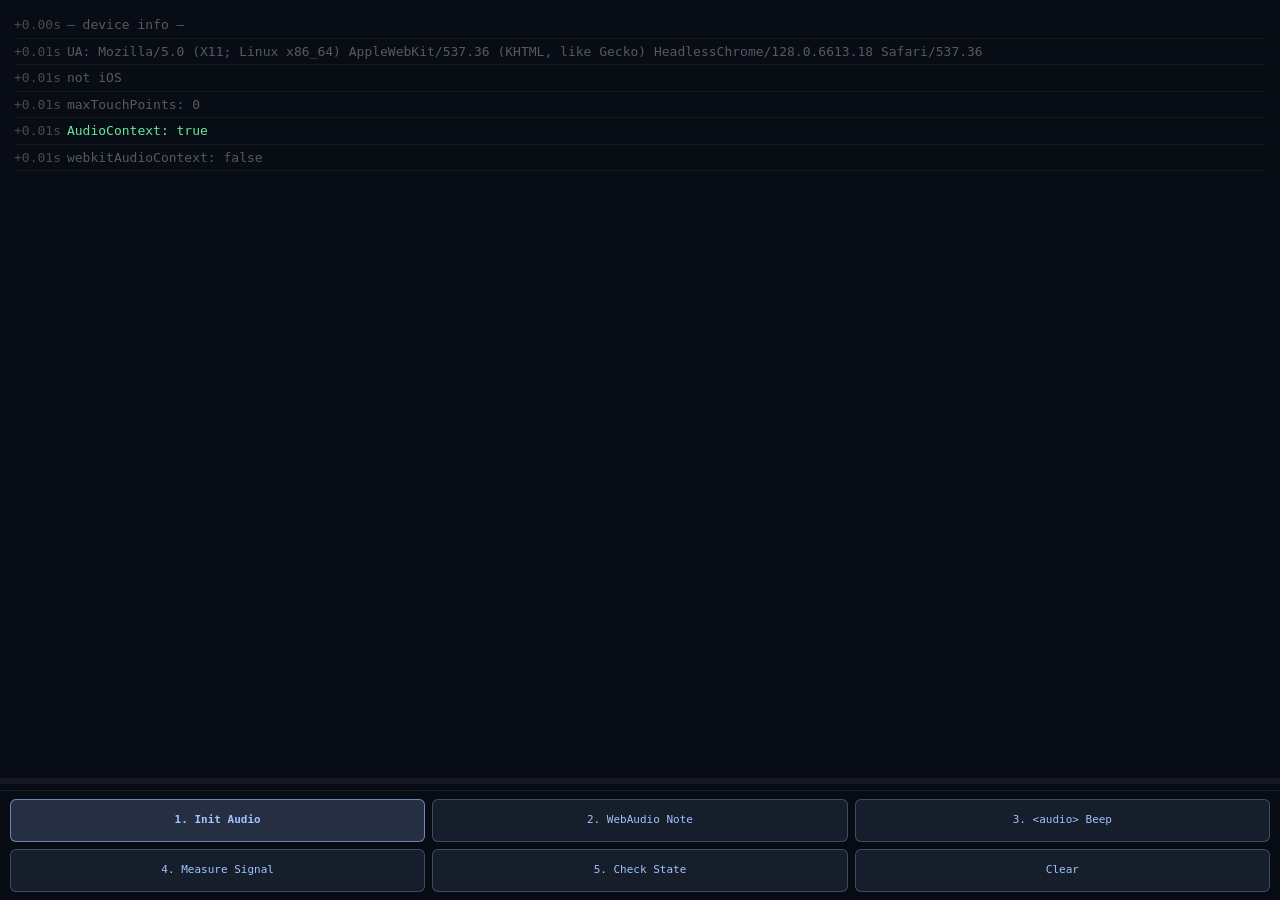
<file: debug-audio.html>
<!DOCTYPE html>
<html lang="en">
<head>
  <meta charset="UTF-8">
  <meta name="viewport" content="width=device-width, initial-scale=1.0, user-scalable=no">
  <title>audio debug</title>
  <style>
    * { box-sizing: border-box; margin: 0; padding: 0; }
    html, body {
      background: #080c14; color: #e8eaf0;
      font-family: ui-monospace, 'Menlo', monospace;
      font-size: 13px; height: 100%; overflow: hidden;
    }
    #log {
      position: fixed; inset: 0; bottom: 116px;
      overflow-y: auto; padding: 12px 14px;
      -webkit-overflow-scrolling: touch;
    }
    .entry { padding: 3px 0; border-bottom: 1px solid rgba(255,255,255,0.05); line-height: 1.5; word-break: break-all; }
    .entry.info  { color: #a0c4ff; }
    .entry.ok    { color: #6be89b; }
    .entry.warn  { color: #ffd97d; }
    .entry.error { color: #ff6b6b; }
    .entry.muted { color: rgba(232,234,240,0.35); }
    .ts { color: rgba(255,255,255,0.25); margin-right: 6px; }

    #meter {
      position: fixed; bottom: 116px; left: 0; right: 0; height: 6px;
      background: rgba(255,255,255,0.05);
    }
    #meter-bar {
      height: 100%; width: 0%; background: #6be89b;
      transition: width 0.05s linear;
    }

    #controls {
      position: fixed; bottom: 0; left: 0; right: 0; height: 110px;
      display: grid; grid-template-columns: 1fr 1fr 1fr;
      gap: 7px; padding: 8px 10px;
      background: rgba(8,12,20,0.95);
      border-top: 1px solid rgba(255,255,255,0.08);
    }
    button {
      background: rgba(160,196,255,0.10); border: 1px solid rgba(160,196,255,0.28);
      color: #a0c4ff; font-family: inherit; font-size: 11px;
      border-radius: 6px; cursor: pointer;
      -webkit-tap-highlight-color: transparent; touch-action: manipulation;
      padding: 6px 4px; line-height: 1.3; text-align: center;
    }
    button:active { background: rgba(160,196,255,0.25); }
    button.primary { background: rgba(160,196,255,0.20); border-color: rgba(160,196,255,0.6); font-weight: 600; }
    button.warn    { background: rgba(255,217,125,0.12); border-color: rgba(255,217,125,0.5); color: #ffd97d; }
  </style>
</head>
<body>

<div id="log"></div>
<div id="meter"><div id="meter-bar"></div></div>

<div id="controls">
  <button class="primary" id="btn-init">1. Init Audio</button>
  <button id="btn-webaudio">2. WebAudio Note</button>
  <button id="btn-htmlaudio">3. &lt;audio&gt; Beep</button>
  <button id="btn-measure">4. Measure Signal</button>
  <button id="btn-state">5. Check State</button>
  <button id="btn-clear">Clear</button>
</div>

<script>
// ─── Logger ────────────────────────────────────────────────────────────────
const logEl    = document.getElementById('log');
const meterBar = document.getElementById('meter-bar');
const t0 = Date.now();

function log(msg, level = 'info') {
  const ms  = ((Date.now() - t0) / 1000).toFixed(2);
  const div = document.createElement('div');
  div.className = `entry ${level}`;
  div.innerHTML = `<span class="ts">+${ms}s</span>${esc(msg)}`;
  logEl.appendChild(div);
  logEl.scrollTop = logEl.scrollHeight;
}
function esc(s) {
  return String(s).replace(/&/g,'&amp;').replace(/</g,'&lt;').replace(/>/g,'&gt;');
}

// ─── Device info ───────────────────────────────────────────────────────────
log('— device info —', 'muted');
log(`UA: ${navigator.userAgent}`, 'muted');

// Parse iOS version from UA
const iosMatch = navigator.userAgent.match(/OS (\d+)[_.](\d+)/);
if (iosMatch) {
  log(`iOS version: ${iosMatch[1]}.${iosMatch[2]}`, 'info');
} else if (/iPhone|iPad|iPod/.test(navigator.userAgent)) {
  log('iOS detected but version not parsed', 'warn');
} else {
  log('not iOS', 'muted');
}

log(`maxTouchPoints: ${navigator.maxTouchPoints}`, 'muted');
log(`AudioContext: ${'AudioContext' in window}`, 'AudioContext' in window ? 'ok' : 'error');
log(`webkitAudioContext: ${'webkitAudioContext' in window}`, 'muted');

// ─── State ────────────────────────────────────────────────────────────────
let audioCtx  = null;
let masterOut = null;
let analyser  = null;
let analyserData = null;
let meterTimer = null;

// ─── 1. Init ──────────────────────────────────────────────────────────────
function initAudio() {
  if (audioCtx) { log('already inited — state: ' + audioCtx.state, 'warn'); return; }

  try {
    const Ctor = window.AudioContext || window.webkitAudioContext;
    audioCtx = new Ctor();
    log(`AudioContext created — state: ${audioCtx.state}`, audioCtx.state === 'running' ? 'ok' : 'warn');
    log(`sampleRate: ${audioCtx.sampleRate} Hz`, 'muted');
  } catch(e) { log(`new AudioContext() threw: ${e}`, 'error'); return; }

  // resume() — called synchronously within gesture, log promise result
  const p = audioCtx.resume();
  if (p && p.then) {
    p.then(() => log(`resume() resolved — state: ${audioCtx.state}`, audioCtx.state === 'running' ? 'ok' : 'warn'))
     .catch(e => log(`resume() rejected: ${e}`, 'error'));
  }

  // Build graph:  masterOut → analyser → destination
  try {
    masterOut = audioCtx.createGain();
    masterOut.gain.value = 0.7;

    analyser = audioCtx.createAnalyser();
    analyser.fftSize = 256;
    analyserData = new Float32Array(analyser.fftSize);

    masterOut.connect(analyser);
    analyser.connect(audioCtx.destination);

    log('graph: osc→gain→masterOut→analyser→destination', 'ok');
  } catch(e) { log(`graph setup threw: ${e}`, 'error'); }

  // Background-resume handlers
  document.addEventListener('visibilitychange', () => {
    log(`visibilitychange hidden=${document.hidden} state=${audioCtx?.state}`, 'info');
    if (!document.hidden && audioCtx?.state === 'suspended') audioCtx.resume();
  });
  window.addEventListener('pageshow', () => {
    if (audioCtx?.state === 'suspended') audioCtx.resume();
  });

  log('init done — tap "2. WebAudio Note" to test', 'ok');
  log('⚠️  if no sound: check mute switch & volume!', 'warn');
}

// ─── 2. WebAudio Note ──────────────────────────────────────────────────────
function playWebAudio() {
  if (!audioCtx) { log('run Init first', 'error'); return; }

  log(`ctx state: ${audioCtx.state}  currentTime: ${audioCtx.currentTime.toFixed(4)}`, 'info');

  if (audioCtx.state === 'suspended') {
    log('suspended — calling resume() now', 'warn');
    audioCtx.resume()
      .then(() => log(`resumed — state: ${audioCtx.state}`, 'ok'))
      .catch(e => log(`resume failed: ${e}`, 'error'));
  }

  try {
    const t    = audioCtx.currentTime;
    // Schedule slightly ahead to avoid t=0 edge case on iOS
    const start = Math.max(t, t + 0.05);

    const osc  = audioCtx.createOscillator();
    const gain = audioCtx.createGain();
    osc.type = 'sine';
    osc.frequency.value = 440;
    gain.gain.setValueAtTime(0.0001, start);
    gain.gain.linearRampToValueAtTime(0.7, start + 0.05);
    gain.gain.exponentialRampToValueAtTime(0.0001, start + 0.8);
    osc.connect(gain);
    gain.connect(masterOut);
    osc.start(start);
    osc.stop(start + 0.9);
    osc.onended = () => log('osc.onended fired — note finished', 'ok');

    log(`osc.start(${start.toFixed(4)})  osc.stop(${(start+0.9).toFixed(4)})`, 'ok');
    log('you should hear A4 (440 Hz) for ~0.8s', 'ok');

    // Start level meter
    startMeter();

  } catch(e) { log(`playWebAudio threw: ${e}`, 'error'); }
}

// ─── 3. <audio> element test ───────────────────────────────────────────────
// Generate a minimal WAV in-memory so we don't need a server
function playHtmlAudio() {
  log('— <audio> element test —', 'muted');
  try {
    const wav  = makeSineWav(440, 1.0);
    const url  = URL.createObjectURL(wav);
    const el   = new Audio(url);
    el.oncanplaythrough = () => log('<audio> canplaythrough', 'info');
    el.onplay  = () => log('<audio> play event fired', 'ok');
    el.onended = () => { log('<audio> ended — did you hear it?', 'ok'); URL.revokeObjectURL(url); };
    el.onerror = (e) => log(`<audio> error: ${el.error?.message ?? e}`, 'error');
    const pp = el.play();
    if (pp && pp.then) {
      pp.then(() => log('<audio>.play() promise resolved', 'ok'))
        .catch(e => log(`<audio>.play() rejected: ${e}`, 'error'));
    }
    log('HTMLAudioElement.play() called — listen for beep', 'info');
  } catch(e) { log(`<audio> test threw: ${e}`, 'error'); }
}

// Minimal PCM WAV encoder
function makeSineWav(freq, duration, sr = 44100) {
  const n   = Math.floor(sr * duration);
  const buf = new ArrayBuffer(44 + n * 2);
  const v   = new DataView(buf);
  const str = (off, s) => { for (let i=0;i<s.length;i++) v.setUint8(off+i, s.charCodeAt(i)); };
  str(0,  'RIFF'); v.setUint32(4,  36 + n*2, true);
  str(8,  'WAVE'); str(12, 'fmt ');
  v.setUint32(16, 16, true);   // chunk size
  v.setUint16(20, 1,  true);   // PCM
  v.setUint16(22, 1,  true);   // mono
  v.setUint32(24, sr, true);   // sample rate
  v.setUint32(28, sr*2, true); // byte rate
  v.setUint16(32, 2,  true);   // block align
  v.setUint16(34, 16, true);   // bits per sample
  str(36, 'data'); v.setUint32(40, n*2, true);
  for (let i=0; i<n; i++) {
    // Fade in/out to avoid clicks
    const env = Math.min(i/sr*4, 1, (n-i)/sr*4);
    const s   = Math.sin(2*Math.PI*freq*i/sr) * env * 0.6;
    v.setInt16(44 + i*2, Math.round(s * 32767), true);
  }
  return new Blob([buf], { type: 'audio/wav' });
}

// ─── 4. Measure signal ────────────────────────────────────────────────────
function measureSignal() {
  if (!analyser) { log('run Init first', 'error'); return; }
  log('— reading AnalyserNode (10 samples × 200ms) —', 'muted');
  let count = 0;
  const iv = setInterval(() => {
    analyser.getFloatTimeDomainData(analyserData);
    let peak = 0;
    for (let i = 0; i < analyserData.length; i++)
      peak = Math.max(peak, Math.abs(analyserData[i]));
    const dB = peak > 0 ? (20 * Math.log10(peak)).toFixed(1) : '-∞';
    const bar = Math.min(100, peak * 200);
    meterBar.style.width = bar + '%';
    meterBar.style.background = peak > 0.01 ? '#6be89b' : '#ff6b6b';
    const level = peak > 0.001 ? 'ok' : (peak > 0 ? 'warn' : 'error');
    log(`peak: ${peak.toFixed(6)}  (${dB} dBFS)  ${peak > 0.001 ? '✓ SIGNAL' : peak > 0 ? '~ weak' : '✗ SILENCE'}`, level);
    if (++count >= 10) clearInterval(iv);
  }, 200);
}

function startMeter() {
  if (meterTimer) clearInterval(meterTimer);
  let ticks = 0;
  meterTimer = setInterval(() => {
    if (!analyser) return;
    analyser.getFloatTimeDomainData(analyserData);
    let peak = 0;
    for (let i = 0; i < analyserData.length; i++) peak = Math.max(peak, Math.abs(analyserData[i]));
    meterBar.style.width = Math.min(100, peak * 300) + '%';
    meterBar.style.background = peak > 0.01 ? '#6be89b' : (peak > 0 ? '#ffd97d' : '#ff6b6b');
    if (++ticks > 40) { clearInterval(meterTimer); meterTimer = null; meterBar.style.width = '0%'; }
  }, 50);
}

// ─── 5. State snapshot ────────────────────────────────────────────────────
function checkState() {
  log('— state snapshot —', 'muted');
  if (!audioCtx) { log('audioCtx: null', 'warn'); return; }
  log(`state: ${audioCtx.state}`, audioCtx.state === 'running' ? 'ok' : 'warn');
  log(`currentTime: ${audioCtx.currentTime.toFixed(4)}`, 'muted');
  log(`sampleRate: ${audioCtx.sampleRate}`, 'muted');
  log(`document.hidden: ${document.hidden}`, 'muted');
  if (analyser) {
    analyser.getFloatTimeDomainData(analyserData);
    let peak = 0;
    for (let i = 0; i < analyserData.length; i++) peak = Math.max(peak, Math.abs(analyserData[i]));
    log(`analyser peak right now: ${peak.toFixed(6)}`, peak > 0.001 ? 'ok' : 'muted');
  }
}

// ─── Buttons ──────────────────────────────────────────────────────────────
document.getElementById('btn-init').addEventListener('pointerdown', e => { e.preventDefault(); initAudio(); });
document.getElementById('btn-webaudio').addEventListener('pointerdown', e => { e.preventDefault(); playWebAudio(); });
document.getElementById('btn-htmlaudio').addEventListener('pointerdown', e => { e.preventDefault(); playHtmlAudio(); });
document.getElementById('btn-measure').addEventListener('pointerdown', e => { e.preventDefault(); measureSignal(); });
document.getElementById('btn-state').addEventListener('pointerdown', e => { e.preventDefault(); checkState(); });
document.getElementById('btn-clear').addEventListener('pointerdown', e => {
  e.preventDefault(); logEl.innerHTML = ''; log('cleared', 'muted');
});

window.addEventListener('error', e => log(`uncaught: ${e.message} (${e.filename}:${e.lineno})`, 'error'));
window.addEventListener('unhandledrejection', e => log(`unhandled rejection: ${e.reason}`, 'error'));
</script>
</body>
</html>
</file>
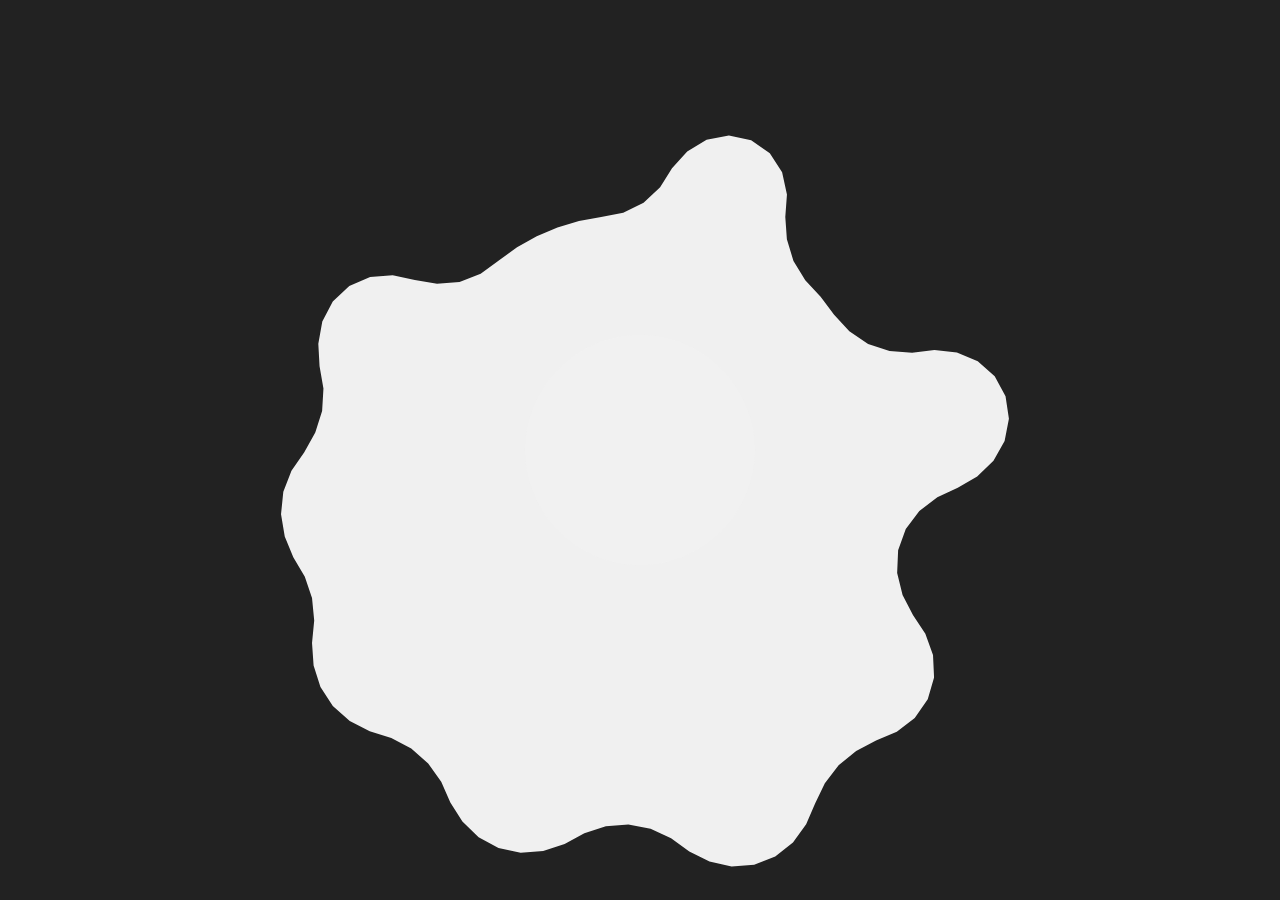
<file: new_idea.html>
<!DOCTYPE html>
<html>
<head>
<meta charset="UTF-8">
<meta name="viewport" content="width=device-width, initial-scale=1.0">
<title>blob</title>
<style>
  * { margin: 0; padding: 0; }
  html, body { width: 100%; height: 100%; overflow: hidden; background: #222; }
  canvas { display: block; position: fixed; top: 0; left: 0; }
</style>
</head>
<body>
<canvas id="c"></canvas>
<script>
const settings = {
  desktop: { bouncerSizeFactor: 0.09, radiusFactor: 0.3, speed: 0.07, damping: 0.97, friction: 0.003, bouncerMargin: 100 },
  mobile:  { bouncerSizeFactor: 0.09, radiusFactor: 0.4, speed: 0.04, damping: 0.985, friction: 0.001, bouncerMargin: 60 },
};

const canvas = document.getElementById("c");
const ctx = canvas.getContext("2d");

let W, H, bs, rad, bm, damp, fric, ms = 100, tens = 0.95, infl = 0.5;

// ─── TUNABLES ───────────────────────────────────────────
// PUSH_STRENGTH: how violently the wind shoves the blob (default 8000)
//   higher = more explosive; lower = gentler nudge
//   tweak the 8000 value in the two pushBlob() calls below
//
// tens (tension): joint stiffness (0.2 = floppy, 3.0 = rigid)
//   also multiplies push strength
//
// infl (inflation): area-preservation strength
//   0 = blob freely deforms, 2 = fights to keep shape
//
// damp (damping): velocity decay per frame
//   0.99 = floaty, 0.9 = snappy
// ────────────────────────────────────────────────────────
let mx, my, mxd, myd;
let parts = [], jnts = [], blbs = [], evd;
let wAng = -Math.PI/2;
const WSTEP = Math.PI/6;

// Smooth push: pending gusts that fade over multiple frames
let gusts = [];
const GUST_FRAMES = 12; // how many frames a gust lasts

function resize() {
  W = canvas.width = window.innerWidth;
  H = canvas.height = window.innerHeight;
  const c = settings.desktop;
  bs = W * c.bouncerSizeFactor;
  rad = W * c.radiusFactor;
  damp = c.damping;
  fric = c.friction;
  bm = c.bouncerMargin;
  mx = W/2; my = H/2; mxd = W/2; myd = H/2;
  init();
}
window.addEventListener("resize", resize);

// Coordinate
class C2 { constructor(x, y) { this.x = x; this.y = y; } }

// Geometry
const geo = {
  lineNormal: (x1,y1,x2,y2) => ({x:y2-y1, y:-(x2-x1)}),
  limit: (c,m) => { if (!c) return null; const l = Math.sqrt(c.x*c.x+c.y*c.y); return l > m ? {x:c.x/l*m, y:c.y/l*m} : c; },
  polyArea: p => { let a = 0, n = p.length; for (let i = 1; i <= n; i++) a += p[i%n].x * (p[(i+1)%n].y - p[(i-1)%n].y); return a/2; },
};

// HashGrid
class HG {
  constructor(w,h,cs) {
    this.cs=cs; this.g=new Map();
    for (let y=0; y<h/cs; y++) for (let x=0; x<w/cs; x++) this.g.set(x+','+y, new Set());
  }
  idx(v) { return (v/this.cs)|0; }
  key(x,y) { return this.idx(x)+','+this.idx(y); }
  add(v) { const k=this.key(v.x,v.y); return this.g.has(k) ? this.g.get(k).add(v) : this.g.set(k, new Set().add(v)); }
  rm(v) { const k=this.key(v.x,v.y); if (this.g.has(k)) this.g.get(k).delete(v); }
  q(x,y,r) {
    const x0=this.idx(x-r)-1, x1=this.idx(x+r)+1, y0=this.idx(y-r)-1, y1=this.idx(y+r)+1;
    const res=new Set();
    for (let xi=x0; xi<=x1; xi++) for (let yi=y0; yi<=y1; yi++) { const k=xi+','+yi; if (this.g.has(k)) this.g.get(k).forEach(res.add, res); }
    return res;
  }
  client(i) { return new HGC(this,i); }
}
class HGC {
  constructor(g,i) { this.g=g; this.i=i; this.ix=g.idx(i.x); this.iy=g.idx(i.y); this.c=g.add(i); }
  upd() {
    const nx=this.g.idx(this.i.x), ny=this.g.idx(this.i.x);
    if (nx===this.ix && ny===this.iy) return;
    this.c.delete(this.i); this.c=this.g.add(this.i); this.ix=nx; this.iy=ny;
  }
}

// DistanceJoint
class DJ {
  constructor(a,b,len,s) { this.a=a; this.b=b; this.len=len; this.s=s; }
  upd(dt=1) {
    const dx=this.b.x-this.a.x, dy=this.b.y-this.a.y, m=Math.sqrt(dx*dx+dy*dy), dm=this.len-m;
    if (m<=0) return;
    const dA=(this.a.mass/(this.a.mass+this.b.mass)*dm*this.s/m)*-dt;
    const dB=(this.b.mass/(this.a.mass+this.b.mass)*dm*this.s/m)*dt;
    this.a.move(dx*dA, dy*dA); this.b.move(dx*dB, dy*dB);
  }
}

// Particle
class P extends C2 {
  constructor(o) {
    super(o.x,o.y); this.px=o.x; this.py=o.y;
    this.vx=0; this.vy=0; this.r=o.radius??10;
    this.damping=o.damping??0.9; this.friction=o.friction??0.1;
    this.mass=o.mass??1; this.parent=o.parent;
  }
  setC(c) { this.c=c; }
  move(dx,dy) { this.x+=dx; this.y+=dy; }
  addF(fx,fy) { this.vx+=fx; this.vy+=fy; }
  testCol(ox,oy,or) {
    const dx=ox-this.x, dy=oy-this.y, d=dx*dx+dy*dy, cr=or+this.r;
    if (d<cr*cr) { const fm=Math.sqrt(d)-cr, im=1/d; return new C2(dx*im*fm, dy*im*fm); }
    return null;
  }
  col(ox,oy,or) {
    const dx=ox-this.x, dy=oy-this.y, d=dx*dx+dy*dy, cr=or+this.r;
    if (d<cr*cr) { const fm=Math.sqrt(d)-cr, im=1/d; this.move(dx*im*fm, dy*im*fm); this.px+= (this.x-this.px)*this.friction; this.py+= (this.y-this.py)*this.friction; return new C2(dx*im*fm, dy*im*fm); }
    return null;
  }
  con(l,t,r,b) {
    let c=false;
    if (this.x>r-2) { this.x=r-2; c=true; } else if (this.x<l+2) { this.x=l+2; c=true; }
    if (this.y>b-2) { this.y=b-2; c=true; } else if (this.y<t+2) { this.y=t+2; c=true; }
    if (c) { this.px+= (this.x-this.px)*this.friction; this.py+= (this.y-this.py)*this.friction; }
  }
  upd(dt=1) { this.px=this.x; this.py=this.y; this.x+=this.vx*dt; this.y+=this.vy*dt; }
  end(dt=1) { const m=this.damping/dt; this.vx=(this.x-this.px)*m; this.vy=(this.y-this.py)*m; }
  updC() { if (this.c) this.c.upd(); }
}
class CP extends P {
  setR(v) { this.isR=v; } setN(v) { this.n=v; } setP(v) { this.p=v; }
}

let grid, evDist;

function genBlob(ox, oy, r) {
  const n = Math.floor(r*Math.PI*2/evDist);
  const verts = Array.from({length:n}, (_,i) => {
    const a = i/n*Math.PI*2;
    const p = new CP({x:Math.cos(a)*r+ox, y:Math.sin(a)*r+oy, radius:evDist, damping:damp, friction:fric, mass:ms});
    p.setC(grid.client(p));
    return p;
  });
  verts.forEach((v,i) => { v.setP(verts[(i+n-1)%n]); v.setN(verts[(i+1)%n]); if (i===0) v.setR(true); });
  const js = verts.map(v => [new DJ(v, v.n, evDist, 0.75*tens), new DJ(v, v.n.n, evDist*2, 0.25*tens)]).flat();
  const ar = geo.polyArea(verts)* (0.6+Math.random()*0.3);
  const blob = {ar, ca:ar, ad:0, rp:verts[0], ps:verts, js, r};
  blob.ps.forEach(p => { p.parent=blob; });
  return blob;
}

function init() {
  evDist = 0.025 * Math.min(W, H);
  grid = new HG(W, H, Math.floor(evDist*2));
  parts = []; jnts = []; blbs = [];
  const b = genBlob(W/2, H/2, rad);
  blbs.push(b); parts.push(...b.ps); jnts.push(...b.js);
}

function pointIn(px, py) {
  for (let i=blbs.length; i--;) {
    const pts=blbs[i].ps; let inside=false;
    for (let j=0,k=pts.length-1; j<pts.length; k=j++) {
      const xj=pts[j].x, yj=pts[j].y, xk=pts[k].x, yk=pts[k].y;
      if ((yj>py)!==(yk>py) && px<(xk-xj)*(py-yj)/(yk-yj)+xj) inside=!inside;
    }
    if (inside) return true;
  }
  return false;
}

function pushBlob(px, py, str, fx, fy) {
  gusts.push({ px, py, fx, fy, str, life: GUST_FRAMES, mult: pointIn(px, py) ? 3.5 : 1.5 });
}

canvas.addEventListener("mousemove", e => { mxd = e.clientX; myd = e.clientY; });
canvas.addEventListener("touchmove", e => { e.preventDefault(); mxd = e.touches[0].clientX; myd = e.touches[0].clientY; }, {passive:false});
canvas.addEventListener("mousedown", e => {
  wAng = (wAng + WSTEP) % (Math.PI*2);
  const fx = Math.cos(wAng), fy = Math.sin(wAng);
  pushBlob(e.clientX, e.clientY, 8000*tens, fx, fy);
});
canvas.addEventListener("touchstart", e => {
  e.preventDefault();
  wAng = (wAng + WSTEP) % (Math.PI*2);
  const fx = Math.cos(wAng), fy = Math.sin(wAng);
  const t = e.touches[0];
  pushBlob(t.clientX, t.clientY, 8000*tens, fx, fy);
}, {passive:false});

// Animation loop
let prev = 0;
function loop(t) {
  const dt = Math.min((t-prev)/1000, 0.05);
  prev = t;

  mx += (mxd - mx) * 0.15;
  my += (myd - my) * 0.15;

  for (let i=parts.length; i--;) parts[i].updC();

  // Apply gusts as a smooth multi-frame force
  for (let g = gusts.length; g--;) {
    const gust = gusts[g];
    gust.life--;
    const fade = (gust.life / GUST_FRAMES) ** 2;
    if (gust.life <= 0) { gusts.splice(g, 1); continue; }
    for (let i = parts.length; i--;) {
      const p = parts[i];
      const dx = p.x - gust.px, dy = p.y - gust.py;
      const d = Math.sqrt(dx * dx + dy * dy);
      if (d < 1 || d > W * 0.6) continue;
      const falloff = (1 - d / (W * 0.6)) ** 2;
      p.vx += gust.fx * gust.str * falloff * gust.mult * fade * dt;
      p.vy += gust.fy * gust.str * falloff * gust.mult * fade * dt;
    }
  }

  const sdt = dt / 20;

  for (let s=20; s--;) {
    for (let i=blbs.length; i--;) { const b=blbs[i]; b.ca=geo.polyArea(b.ps); b.ad=(b.ar-b.ca)/b.ar; }
    for (let i=parts.length; i--;) { const p=parts[i]; p.addF(0, 1000*sdt); const v=geo.limit({x:p.vx,y:p.vy}, (evDist/sdt)*2); p.vx=v.x; p.vy=v.y; p.upd(sdt); }
    for (let i=parts.length; i--;) { const p=parts[i]; const ln=geo.lineNormal(p.p.x,p.p.y,p.n.x,p.n.y); const d=p.parent.ad*infl; p.move(ln.x*d, ln.y*d); }
    for (let i=jnts.length; i--;) jnts[i].upd(1);
    for (let i=parts.length; i--;) { const p=parts[i]; grid.q(p.x,p.y,p.r).forEach(o=>{if(o===p||o===p.n||o===p.p)return;const f=p.testCol(o.x,o.y,o.r);if(f){p.move(f.x*0.5,f.y*0.5);o.move(-f.x*0.5,-f.y*0.5);}}); }
    for (let i=parts.length; i--;) { const p=parts[i]; p.col(mx,my,bs+bm); p.con(0,0,W,H); p.end(sdt); }
  }

  // Clear and draw
  ctx.fillStyle = "#222";
  ctx.fillRect(0, 0, W, H);

  // Draw blob
  for (let i=blbs.length; i--;) {
    const b=blbs[i]; let cp=b.rp;
    ctx.beginPath();
    ctx.moveTo(cp.x, cp.y); cp=cp.n;
    do { ctx.lineTo(cp.x, cp.y); cp=cp.n; } while (cp !== b.rp);
    ctx.closePath();
    ctx.fillStyle = "#f0f0f0";
    ctx.fill();
  }

  // Cursor
  ctx.beginPath();
  ctx.arc(mx, my, bs, 0, Math.PI*2);
  ctx.fillStyle = "#f0f0f0";
  ctx.globalAlpha = 0.3;
  ctx.fill();
  ctx.globalAlpha = 1;

  requestAnimationFrame(loop);
}

resize();
requestAnimationFrame(loop);
</script>
</body>
</html>
</file>
<file: shared/theme.css>
:root {
  --bg:     #080c14;
  --fg:     #e8eaf0;
  --accent: #a0c4ff;
  --glow:   rgba(160, 196, 255, 0.15);
}

*, *::before, *::after { box-sizing: border-box; margin: 0; padding: 0; }
html, body { width: 100%; height: 100%; overflow: hidden; background: var(--bg); }
canvas { display: block; width: 100vw; height: 100vh; height: 100dvh; touch-action: none; -webkit-tap-highlight-color: transparent; user-select: none; }

.begin-screen {
  position: fixed; inset: 0;
  display: flex; align-items: center; justify-content: center;
  background: var(--bg);
  font-family: system-ui, sans-serif;
  font-size: 15px; font-weight: 400; letter-spacing: 0.08em;
  color: rgba(232, 234, 240, 0.5);
  transition: opacity 0.6s ease;
  pointer-events: none;
  cursor: pointer;
  -webkit-tap-highlight-color: transparent;
  user-select: none;
}
</file>
